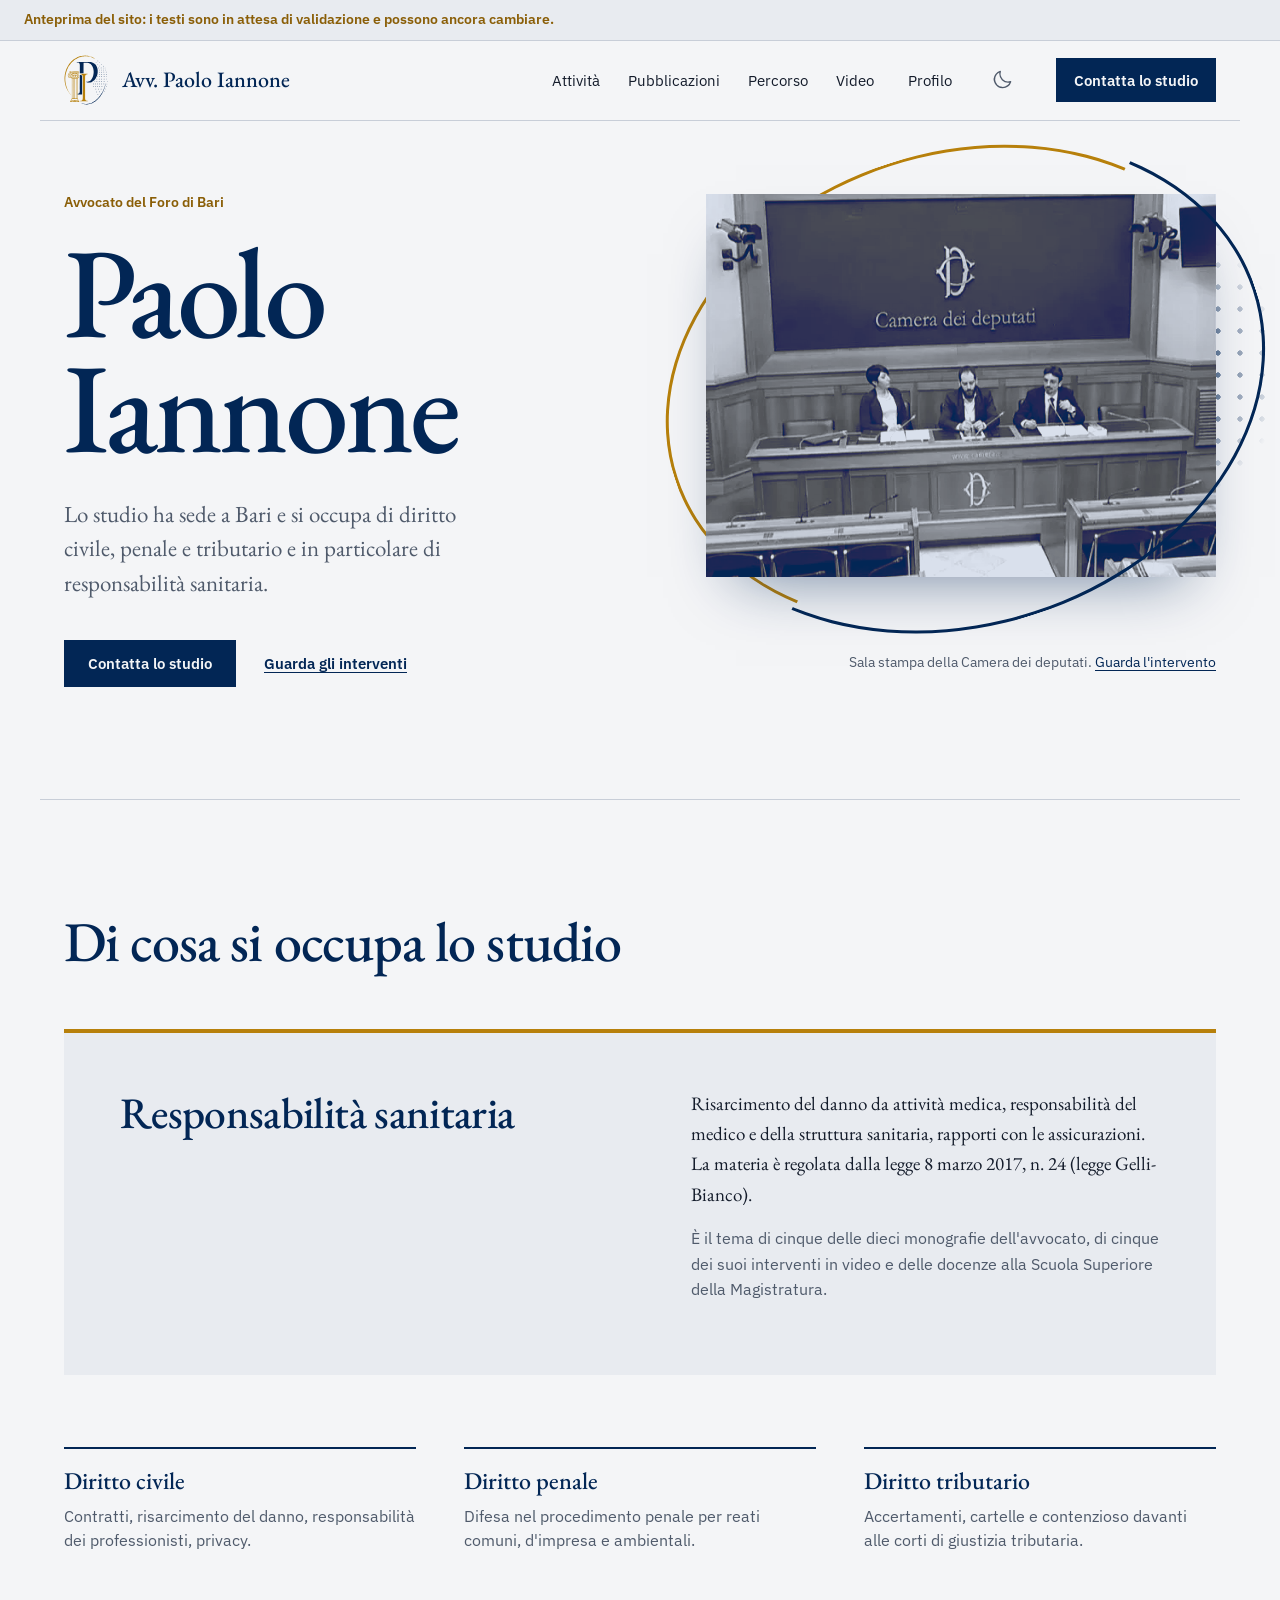
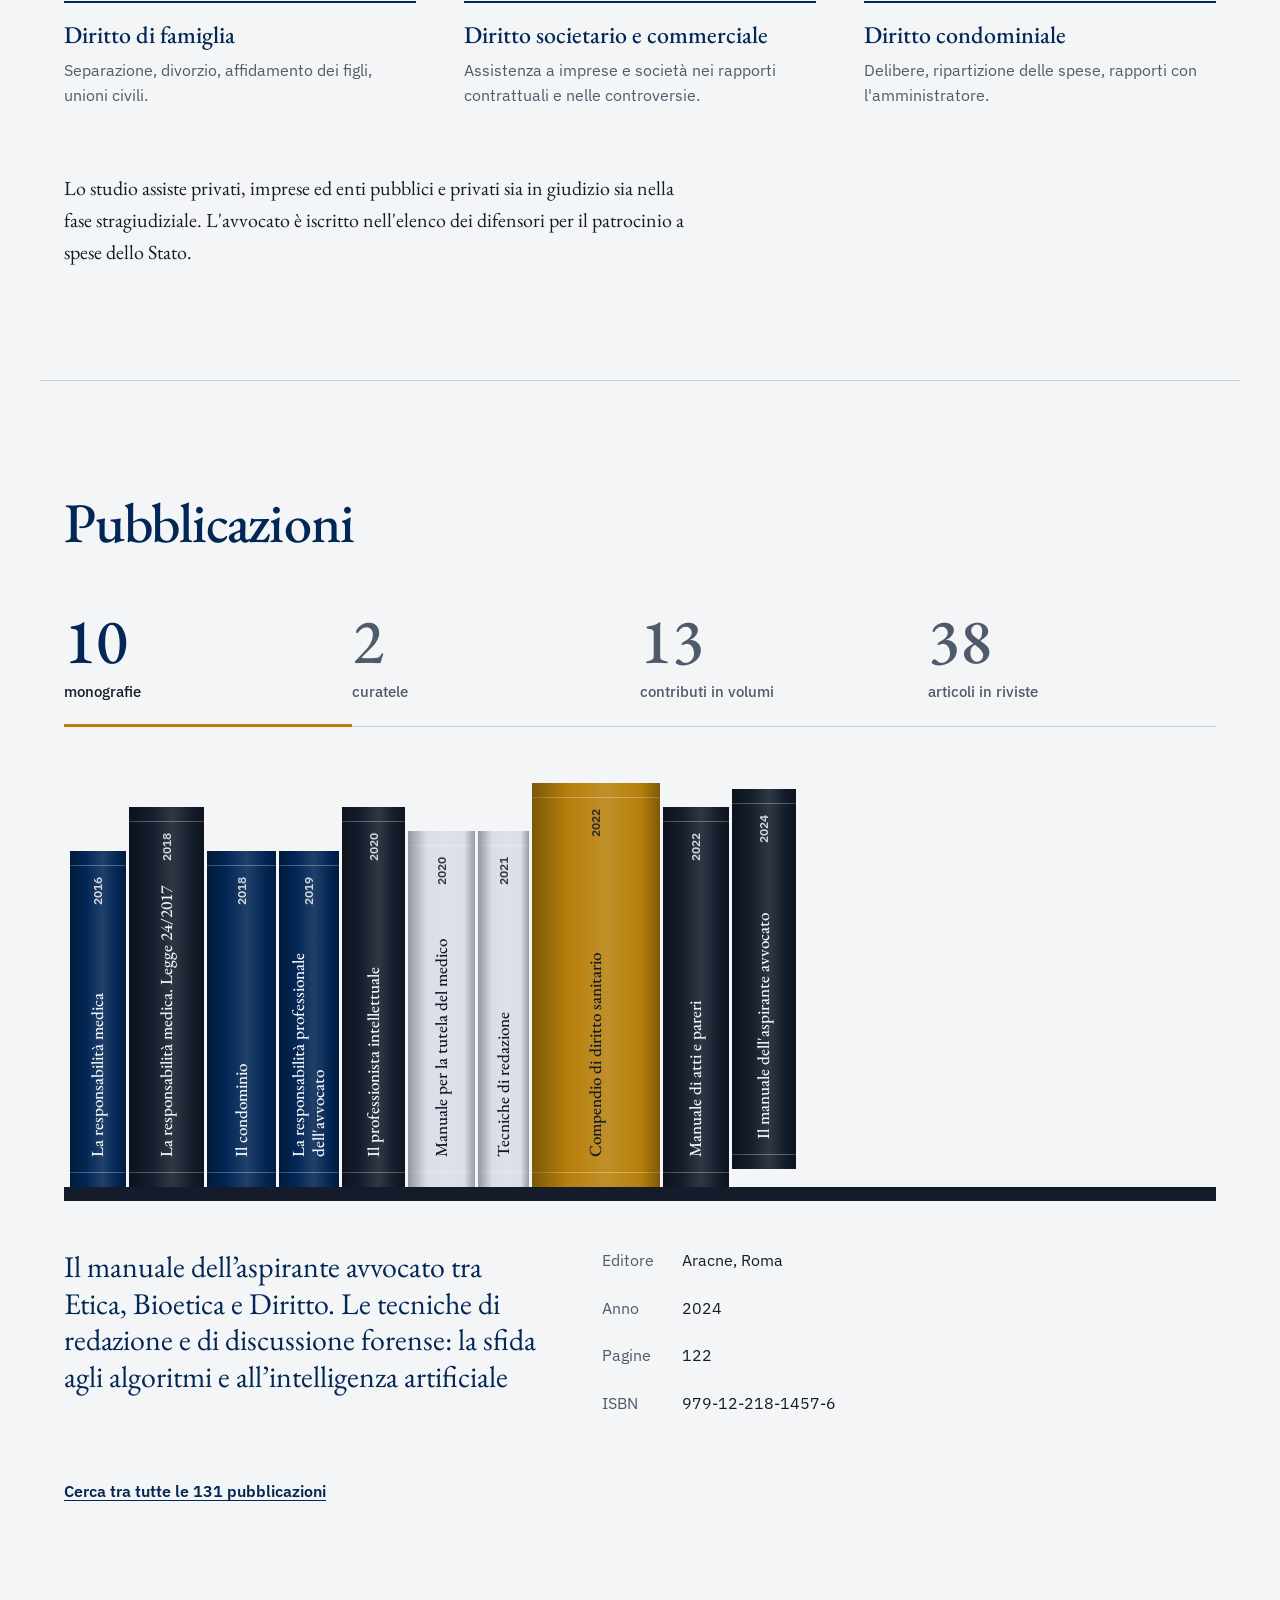
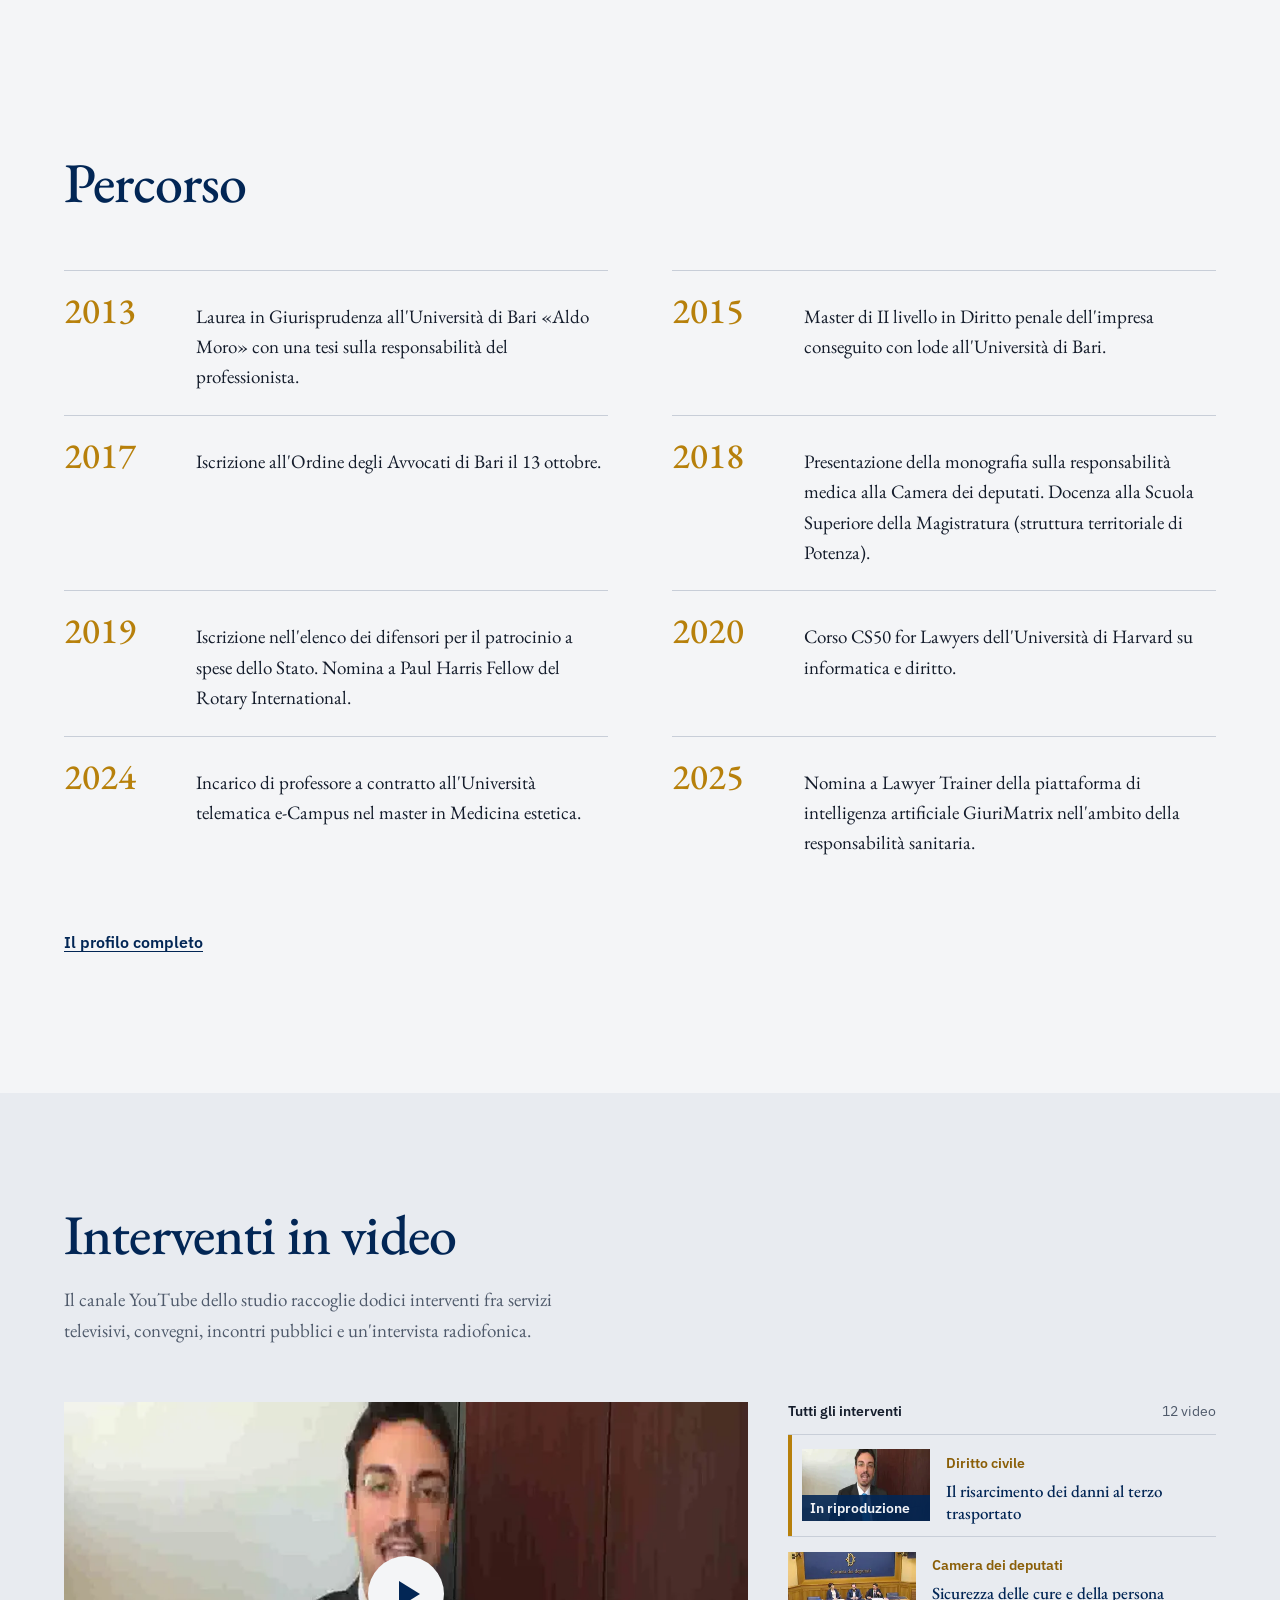
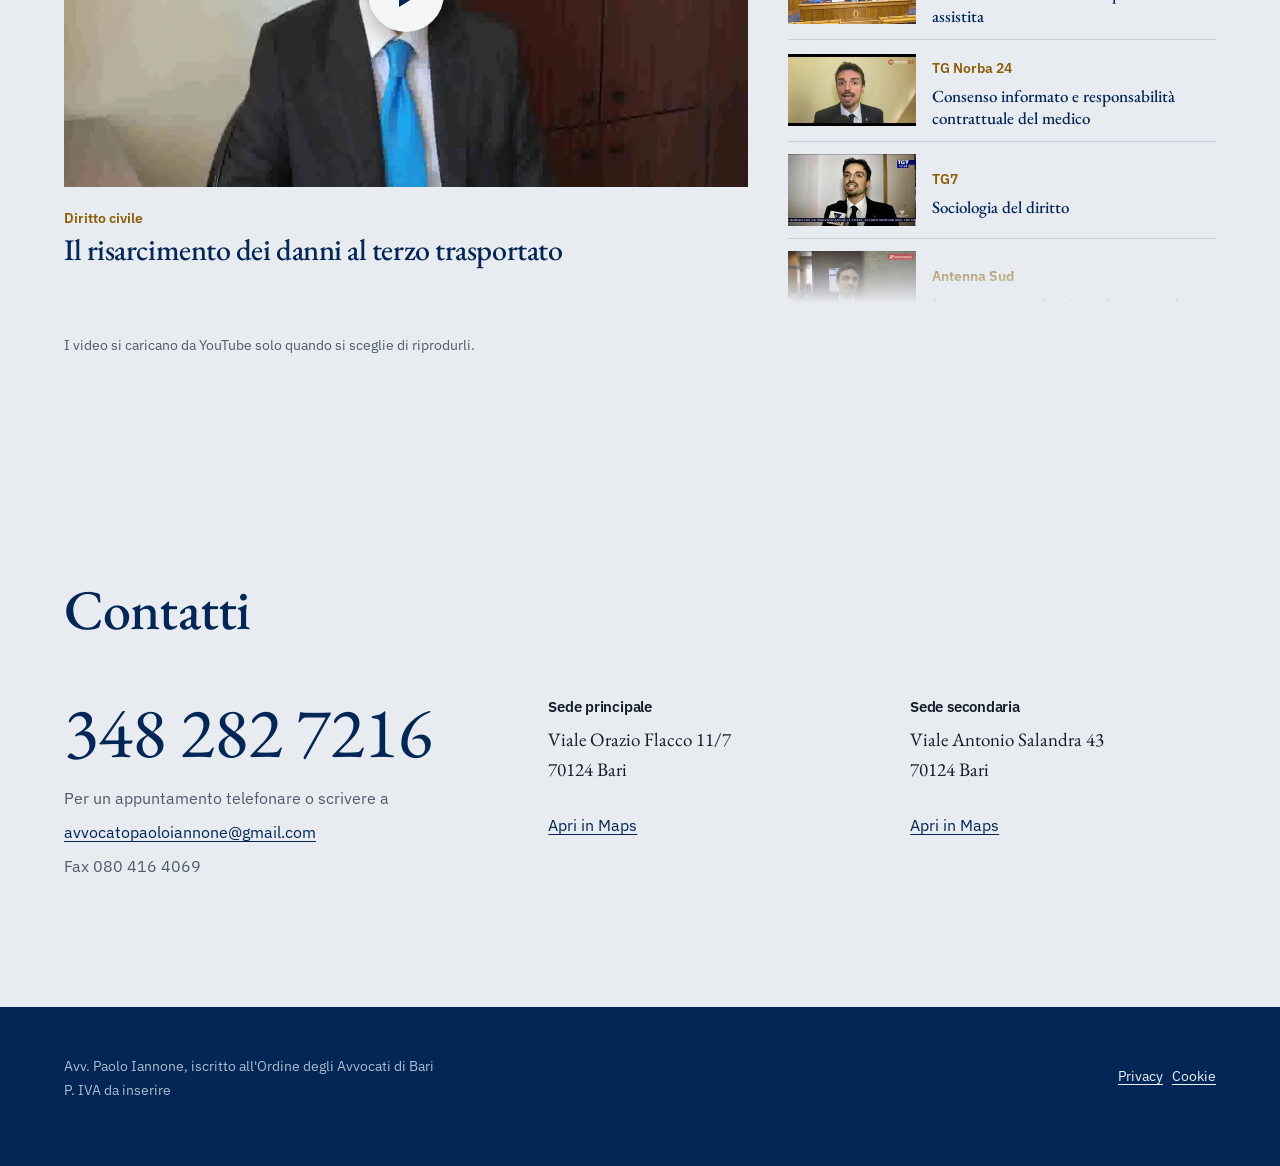
<file: index.html>
<!DOCTYPE html><html lang="it"><head><meta charset="utf-8"><meta name="viewport" content="width=device-width, initial-scale=1"><script>
    // Tema deciso prima del primo disegno, così la pagina non lampeggia: scelta salvata, altrimenti sistema.
    // Senza JavaScript vale il chiaro (i suoi token stanno anche su :root) e l'icona del tema non si mostra.
    let temaSalvato; try { temaSalvato = localStorage.getItem("tema"); } catch (e) {}
    document.documentElement.dataset.tema = temaSalvato || (matchMedia("(prefers-color-scheme: dark)").matches ? "scuro" : "chiaro");
  </script><title>Avv. Paolo Iannone, avvocato del Foro di Bari</title><meta name="description" content="Lo studio dell'Avv. Paolo Iannone, a Bari, si occupa di diritto civile, penale e tributario e in particolare di responsabilità sanitaria. Il sito raccoglie le pubblicazioni, gli interventi in video e i contatti."><meta name="robots" content="noindex, nofollow"><link rel="canonical" href="https://tqmcnc-lang.github.io/"><link rel="icon" href="/_astro/logo-iannone.C3vHtk0g.svg" type="image/svg+xml"><meta name="theme-color" content="#F4F5F7" media="(prefers-color-scheme: light)"><meta name="theme-color" content="#071530" media="(prefers-color-scheme: dark)"><meta property="og:type" content="website"><meta property="og:locale" content="it_IT"><meta property="og:title" content="Avv. Paolo Iannone, avvocato del Foro di Bari"><meta property="og:description" content="Lo studio dell'Avv. Paolo Iannone, a Bari, si occupa di diritto civile, penale e tributario e in particolare di responsabilità sanitaria. Il sito raccoglie le pubblicazioni, gli interventi in video e i contatti."><meta property="og:url" content="https://tqmcnc-lang.github.io/"><link rel="stylesheet" href="/_astro/Base.9s3mO07t.css"></head><body><a class="salta" href="#contenuto">Salta al contenuto</a><div class="anteprima"><p class="contenitore">Anteprima del sito: i testi sono in attesa di validazione e possono ancora cambiare.</p></div><header><div class="contenitore"><a class="marchio" href="/"><img class="logo-chiaro" src="/_astro/logo-iannone.C3vHtk0g.svg" alt="" width="509" height="577"><img class="logo-scuro" src="/_astro/logo-iannone-negativo.D569W6b_.svg" alt="" width="509" height="577">Avv. Paolo Iannone</a><div id="menu" popover><button class="chiudi-menu" type="button" popovertarget="menu" popovertargetaction="hide">Chiudi</button><nav aria-label="Principale"><a href="/#attivita">Attività</a><a href="/#libri">Pubblicazioni</a><a href="/#percorso">Percorso</a><a href="/#video">Video</a><a href="/profilo/">Profilo</a><a class="solo-pannello" href="/#contatti">Contatti</a></nav><div class="scelte"><button class="tema" type="button" aria-label="Passa al tema scuro" title="Passa al tema scuro" data-verso-scuro="Passa al tema scuro" data-verso-chiaro="Passa al tema chiaro"><svg class="luna" viewBox="0 0 256 256" fill="currentColor" aria-hidden="true" focusable="false"><path d="M233.54,142.23a8,8,0,0,0-8-2,88.08,88.08,0,0,1-109.8-109.8,8,8,0,0,0-10-10,104.84,104.84,0,0,0-52.91,37A104,104,0,0,0,136,224a103.09,103.09,0,0,0,62.52-20.88,104.84,104.84,0,0,0,37-52.91A8,8,0,0,0,233.54,142.23ZM188.9,190.34A88,88,0,0,1,65.66,67.11a89,89,0,0,1,31.4-26A106,106,0,0,0,96,56,104.11,104.11,0,0,0,200,160a106,106,0,0,0,14.92-1.06A89,89,0,0,1,188.9,190.34Z"></path></svg><svg class="sole" viewBox="0 0 256 256" fill="currentColor" aria-hidden="true" focusable="false"><path d="M120,40V16a8,8,0,0,1,16,0V40a8,8,0,0,1-16,0Zm72,88a64,64,0,1,1-64-64A64.07,64.07,0,0,1,192,128Zm-16,0a48,48,0,1,0-48,48A48.05,48.05,0,0,0,176,128ZM58.34,69.66A8,8,0,0,0,69.66,58.34l-16-16A8,8,0,0,0,42.34,53.66Zm0,116.68-16,16a8,8,0,0,0,11.32,11.32l16-16a8,8,0,0,0-11.32-11.32ZM192,72a8,8,0,0,0,5.66-2.34l16-16a8,8,0,0,0-11.32-11.32l-16,16A8,8,0,0,0,192,72Zm5.66,114.34a8,8,0,0,0-11.32,11.32l16,16a8,8,0,0,0,11.32-11.32ZM48,128a8,8,0,0,0-8-8H16a8,8,0,0,0,0,16H40A8,8,0,0,0,48,128Zm80,80a8,8,0,0,0-8,8v24a8,8,0,0,0,16,0V216A8,8,0,0,0,128,208Zm112-88H216a8,8,0,0,0,0,16h24a8,8,0,0,0,0-16Z"></path></svg></button></div></div><a class="pulsante" href="/#contatti">Contatta lo studio</a><button class="apri-menu" type="button" popovertarget="menu">Menu</button></div></header><script type="module">var e=document.documentElement,t=document.querySelector(`.tema`),n=()=>{let n=e.dataset.tema===`scuro`?t.dataset.versoChiaro:t.dataset.versoScuro;t.setAttribute(`aria-label`,n),t.title=n};t.addEventListener(`click`,()=>{e.dataset.tema=e.dataset.tema===`scuro`?`chiaro`:`scuro`;try{localStorage.setItem(`tema`,e.dataset.tema)}catch{}n()}),n();var r=document.getElementById(`lingue`),i=document.querySelector(`.lingua`);r&&i&&(r.addEventListener(`beforetoggle`,t=>{if(t.newState!==`open`)return;let n=i.getBoundingClientRect();r.style.top=n.bottom+4+`px`,r.style.left=Math.max(16,Math.min(n.left,e.clientWidth-196))+`px`}),addEventListener(`scroll`,()=>r.hidePopover(),{capture:!0,passive:!0}));var a=document.getElementById(`menu`);a.querySelectorAll(`nav a`).forEach(e=>e.addEventListener(`click`,()=>{a.matches(`:popover-open`)&&a.hidePopover()}));</script><main id="contenuto" tabindex="-1"><div class="testata"><div class="contenitore"><div><p class="etichetta">Avvocato del Foro di Bari</p><h1>Paolo<br>Iannone</h1><p class="sottotitolo">Lo studio ha sede a Bari e si occupa di diritto civile, penale e tributario e in particolare di responsabilità sanitaria.</p><div class="azioni"><a class="pulsante" href="#contatti">Contatta lo studio</a><a href="#video">Guarda gli interventi</a></div></div><figure class="ritratto"><div class="cornice"><span class="retino" aria-hidden="true"></span><div class="foto"><img src="/_astro/IcpIqHB3GLk.B3u9T7m4_Z9BsnE.webp" srcset="/_astro/IcpIqHB3GLk.B3u9T7m4_v6tJt.webp 480w, /_astro/IcpIqHB3GLk.B3u9T7m4_Z9BsnE.webp 640w" alt="Tavolo dei relatori nella sala stampa della Camera dei deputati" sizes="(max-width: 960px) 86vw, 540px" loading="eager" fetchpriority="high" decoding="async" width="640" height="480"></div></div><figcaption>Sala stampa della Camera dei deputati. <a href="#video">Guarda l&#39;intervento</a></figcaption></figure></div></div><section class="blocco attivita" id="attivita"><div class="contenitore"><h2>Di cosa si occupa lo studio</h2><div class="in-evidenza"><h3>Responsabilità sanitaria</h3><div><p>Risarcimento del danno da attività medica, responsabilità del medico e della struttura sanitaria, rapporti con le assicurazioni. La materia è regolata dalla legge 8 marzo 2017, n. 24 (legge Gelli-Bianco).</p><p class="nota">È il tema di cinque delle dieci monografie dell&#39;avvocato, di cinque dei suoi interventi in video e delle docenze alla Scuola Superiore della Magistratura.</p></div></div><dl class="aree"><div><dt>Diritto civile</dt><dd>Contratti, risarcimento del danno, responsabilità dei professionisti, privacy.</dd></div><div><dt>Diritto penale</dt><dd>Difesa nel procedimento penale per reati comuni, d&#39;impresa e ambientali.</dd></div><div><dt>Diritto tributario</dt><dd>Accertamenti, cartelle e contenzioso davanti alle corti di giustizia tributaria.</dd></div><div><dt>Diritto di famiglia</dt><dd>Separazione, divorzio, affidamento dei figli, unioni civili.</dd></div><div><dt>Diritto societario e commerciale</dt><dd>Assistenza a imprese e società nei rapporti contrattuali e nelle controversie.</dd></div><div><dt>Diritto condominiale</dt><dd>Delibere, ripartizione delle spese, rapporti con l&#39;amministratore.</dd></div></dl><p class="destinatari">Lo studio assiste privati, imprese ed enti pubblici e privati sia in giudizio sia nella fase stragiudiziale. L&#39;avvocato è iscritto nell&#39;elenco dei difensori per il patrocinio a spese dello Stato.</p></div></section><section class="blocco libri" id="libri"><div class="contenitore"><h2>Pubblicazioni</h2><div class="contatori" role="tablist" aria-label="Tipi di pubblicazione"><button class="scheda-tipo" type="button" role="tab" id="tab-1" aria-selected="true" aria-controls="pannello-1"><span class="numero">10</span><span class="nome">monografie</span></button><button class="scheda-tipo" type="button" role="tab" id="tab-2" aria-selected="false" aria-controls="pannello-2" tabindex="-1"><span class="numero">2</span><span class="nome">curatele</span></button><button class="scheda-tipo" type="button" role="tab" id="tab-3" aria-selected="false" aria-controls="pannello-3" tabindex="-1"><span class="numero">13</span><span class="nome">contributi in volumi</span></button><button class="scheda-tipo" type="button" role="tab" id="tab-4" aria-selected="false" aria-controls="pannello-4" tabindex="-1"><span class="numero">38</span><span class="nome">articoli in riviste</span></button></div><div role="tabpanel" id="pannello-1" aria-labelledby="tab-1"><div class="scaffale" role="group" aria-label="Monografie: scegli un libro per vederne la scheda"><button class="dorso ed-cacucci" type="button" style="width:56px;height:336px" aria-pressed="false" data-titolo="La responsabilità medica, tra orientamenti precedenti e nuove prospettive" data-editore="Cacucci, Bari" data-anno="2016" data-pagine="80" data-isbn="978-88-6611-519-9"><span>La responsabilità medica</span><span class="anno">2016</span></button><button class="dorso ed-aracne" type="button" style="width:75px;height:380px" aria-pressed="false" data-titolo="La responsabilità medica. Le novità della legge 24/2017" data-editore="Aracne, Roma" data-anno="2018" data-pagine="176" data-isbn="978-88-255-1106-2"><span>La responsabilità medica. Legge 24/2017</span><span class="anno">2018</span></button><button class="dorso ed-cacucci" type="button" style="width:69px;height:336px" aria-pressed="false" data-titolo="Il condominio, disciplina e contenzioso dopo la legge 220/2012" data-editore="Cacucci, Bari" data-anno="2018" data-pagine="146" data-isbn="978-88-6611-725-4"><span>Il condominio</span><span class="anno">2018</span></button><button class="dorso ed-cacucci" type="button" style="width:60px;height:336px" aria-pressed="false" data-titolo="La responsabilità professionale dell'avvocato, i rapporti con i colleghi, i clienti e le controparti" data-editore="Cacucci, Bari" data-anno="2019" data-pagine="100" data-isbn="978-88-6611-773-5"><span>La responsabilità professionale dell&#39;avvocato</span><span class="anno">2019</span></button><button class="dorso ed-aracne" type="button" style="width:63px;height:380px" aria-pressed="false" data-titolo="Il professionista intellettuale. La responsabilità dell'avvocato, del medico e del notaio" data-editore="Aracne, Roma" data-anno="2020" data-pagine="116" data-isbn="978-88-255-3068-1"><span>Il professionista intellettuale</span><span class="anno">2020</span></button><button class="dorso ed-aims" type="button" style="width:67px;height:356px" aria-pressed="false" data-titolo="Manuale pratico per la tutela del medico dopo la riforma Gelli-Bianco" data-editore="Accademia Italiana Medici Specializzandi, Bari" data-anno="2020" data-pagine="136" data-isbn="978-88-3341-068-5"><span>Manuale per la tutela del medico</span><span class="anno">2020</span></button><button class="dorso ed-aims" type="button" style="width:51px;height:356px" aria-pressed="false" data-titolo="Manuale pratico di tecniche di redazione degli scritti giuridici" data-editore="AIMS Eventi, Bari" data-anno="2021" data-pagine="56" data-isbn="978-88-3341-109-5"><span>Tecniche di redazione</span><span class="anno">2021</span></button><button class="dorso ed-csda" type="button" style="width:128px;height:404px" aria-pressed="false" data-titolo="Compendio di diritto sanitario, normativa, prassi e contenzioso" data-editore="Centro Studi Diritto Avanzato Edizioni, Milano" data-anno="2022" data-pagine="442" data-isbn="979-12-2133-297-1"><span>Compendio di diritto sanitario</span><span class="anno">2022</span></button><button class="dorso ed-aracne" type="button" style="width:66px;height:380px" aria-pressed="false" data-titolo="Manuale di atti e pareri per la preparazione all'esame di avvocato" data-editore="Aracne, Roma" data-anno="2022" data-pagine="132" data-isbn="979-12-218-0290-0"><span>Manuale di atti e pareri</span><span class="anno">2022</span></button><button class="dorso ed-aracne" type="button" style="width:64px;height:380px" aria-pressed="true" data-titolo="Il manuale dell’aspirante avvocato tra Etica, Bioetica e Diritto. Le tecniche di redazione e di discussione forense: la sfida agli algoritmi e all’intelligenza artificiale" data-editore="Aracne, Roma" data-anno="2024" data-pagine="122" data-isbn="979-12-218-1457-6"><span>Il manuale dell&#39;aspirante avvocato</span><span class="anno">2024</span></button></div><div class="mensola" aria-hidden="true"></div><div class="scheda" aria-live="polite"><p class="titolo" data-campo="titolo">Il manuale dell’aspirante avvocato tra Etica, Bioetica e Diritto. Le tecniche di redazione e di discussione forense: la sfida agli algoritmi e all’intelligenza artificiale</p><dl><dt>Editore</dt><dd data-campo="editore">Aracne, Roma</dd><dt>Anno</dt><dd data-campo="anno">2024</dd><dt>Pagine</dt><dd data-campo="pagine">122</dd><dt>ISBN</dt><dd data-campo="isbn">979-12-218-1457-6</dd></dl></div></div><div role="tabpanel" id="pannello-2" aria-labelledby="tab-2" hidden><ol class="elenco-pub corto"><li><span class="anno-pub">2021</span><span><span class="titolo-pub">Il whistleblowing nel mercato del lavoro. Le criticità nel settore sanitario al tempo del Coronavirus</span><span class="fonte-pub">a cura di R. Varricchio e P. Iannone</span></span></li><li><span class="anno-pub">2018</span><span><span class="titolo-pub">La politica senza diritto</span><span class="fonte-pub">a cura di R. Varricchio e P. Iannone</span></span></li></ol></div><div role="tabpanel" id="pannello-3" aria-labelledby="tab-3" hidden><ol class="elenco-pub"><li><span class="anno-pub">2023</span><span><span class="titolo-pub">L&#39;obbligazione e Le Fonti</span><span class="fonte-pub">in <i>Le obbligazioni, I Edizione</i></span></span></li><li><span class="anno-pub">2022</span><span><span class="titolo-pub">Vaccini anti-CoVid-19: aspetti giurisprudenziali</span><span class="fonte-pub">in <i>Manuale Campagna vaccinale anti-CoVid-19: dalla teoria alla pratica</i></span></span></li><li><span class="anno-pub">2022</span><span><span class="titolo-pub">CoVid-19: aspetti giuridici</span><span class="fonte-pub">in <i>Manuale sul CoVid-19</i></span></span></li><li><span class="anno-pub">2022</span><span><span class="titolo-pub">Focus</span><span class="fonte-pub">in <i>Manuale di medicina legale (terza edizione)</i></span></span></li><li><span class="anno-pub">2022</span><span><span class="titolo-pub">L&#39;azione diretta nei confronti dell&#39;impresa di assicurazione, della struttura sanitaria e del libero professionista</span><span class="fonte-pub">in <i>La responsabilità sanitaria. L&#39;evoluzione storica e l&#39;attuale normativa. La responsabilità penale, civile, amministrativa e contabile. Il danno. Gli aspetti procedimentali e deontologici, II Edizione</i></span></span></li><li><span class="anno-pub">2021</span><span><span class="titolo-pub">Vaccini anti-CoVid-19: aspetti giurisprudenziali</span><span class="fonte-pub">in <i>Manuale Campagna vaccinale anti-CoVid-19: dalla teoria alla pratica</i></span></span></li><li><span class="anno-pub">2020</span><span><span class="titolo-pub">Focus</span><span class="fonte-pub">in <i>Manuale di medicina legale (seconda edizione)</i></span></span></li><li><span class="anno-pub">2020</span><span><span class="titolo-pub">CoVid-19: aspetti giuridici</span><span class="fonte-pub">in <i>Manuale sul CoVid-19</i></span></span></li><li><span class="anno-pub">2018</span><span><span class="titolo-pub">La responsabilità da omessa diagnosi e danni al nascituro dopo la riforma Gelli-Bianco</span><span class="fonte-pub">in <i>Esame avvocato 2/2018. Speciale esame scritto: Pareri, Elaborati corretti in Corte d’Appello, Articoli, Tecniche di redazione, Atti, Massimario delle Sezioni Unite</i></span></span></li><li><span class="anno-pub">2018</span><span><span class="titolo-pub">L&#39;azione diretta nei confronti dell&#39;impresa di assicurazione, della struttura sanitaria e del libero professionista</span><span class="fonte-pub">in <i>La responsabilità sanitaria. L&#39;evoluzione storica e l&#39;attuale normativa. La responsabilità penale, civile, amministrativa e le azioni di rivalsa. Il danno. Gli aspetti procedimentali e deontologici</i></span></span></li><li><span class="anno-pub">2016</span><span><span class="titolo-pub">Uguaglianza e decisione: i diritti di tutti, Diritto e politica verso una nuova era, Il fenomeno della globalizzazione e l&#39;influenza sulle decisioni, Innalzare steccati?</span><span class="fonte-pub">in <i>Politica e diritto</i></span></span></li><li><span class="anno-pub">2015</span><span><span class="titolo-pub">L’illecito ambientale</span><span class="fonte-pub">in <i>Governance del territorio e tutela dell’ambiente: sociologia del fenomeno burocratico</i></span></span></li><li><span class="anno-pub">2015</span><span><span class="titolo-pub">Responsabilità dell’avvocato nei confronti del cliente</span><span class="fonte-pub">in <i>Nuovi casi di diritto privato</i></span></span></li></ol></div><div role="tabpanel" id="pannello-4" aria-labelledby="tab-4" hidden><ol class="elenco-pub"><li><span class="anno-pub">2026</span><span><span class="titolo-pub">L&#39;intelligenza artificiale in ambito medico: la nascita di un tertium genus di responsabilità professionale</span><span class="fonte-pub">in «Alcmaeon»</span></span></li><li><span class="anno-pub">2025</span><span><span class="titolo-pub">Responsabilità sanitaria e intelligenza artificiale: cause ed effetti giuridici</span><span class="fonte-pub">in «Alcmaeon»</span></span></li><li><span class="anno-pub">2023</span><span><span class="titolo-pub">L&#39;assistenza sanitaria del paziente in struttura: organizzazione, tutela della salute e responsabilità</span><span class="fonte-pub">in «Alcmaeon»</span></span></li><li><span class="anno-pub">2023</span><span><span class="titolo-pub">La responsabilità delle strutture sanitarie tra clinical risk management e qualità dell&#39;assistenza sanitaria: la tutela del diritto alla salute dopo il Coronavirus</span><span class="fonte-pub">in «Alcmaeon»</span></span></li><li><span class="anno-pub">2023</span><span><span class="titolo-pub">La responsabilità sanitaria multidisciplinare dopo la riforma c.d. Gelli-Bianco</span><span class="fonte-pub">in «Alcmaeon»</span></span></li><li><span class="anno-pub">2023</span><span><span class="titolo-pub">Dottrina. I medicinali e i vaccini tra responsabilità sanitaria e sicurezza delle cure</span><span class="fonte-pub">in «Alcmaeon»</span></span></li><li><span class="anno-pub">2022</span><span><span class="titolo-pub">Vaccino anti-CoVid-19, consenso informato, trattamento sanitario obbligatorio, obbligo vaccinale e la sua validità costituzionale: la dottrina si interroga</span><span class="fonte-pub">in «Alcmaeon»</span></span></li><li><span class="anno-pub">2022</span><span><span class="titolo-pub">L&#39;interpretazione della legge con modelli matematici e riflessioni giuridiche a margine del riparto dell&#39;onere della prova: il rispetto delle leges artis evita la responsabilità da malpractice medica</span><span class="fonte-pub">in «Alcmaeon»</span></span></li><li><span class="anno-pub">2022</span><span><span class="titolo-pub">Parto anonimo e diritto a conoscere le proprie origini nel dialogo tra le Corti interne e sovranazionali</span><span class="fonte-pub">in «Diritto di famiglia e della pedagogia delle persone»</span></span></li><li><span class="anno-pub">2022</span><span><span class="titolo-pub">La responsabilità sanitaria nel sistema italo-comunitario: la validità del metodo di interpretazione della legge con modelli matematici nel dialogo tra le Corti interne e sovranazionali</span><span class="fonte-pub">in «Alcmaeon»</span></span></li><li><span class="anno-pub">2022</span><span><span class="titolo-pub">Medicina, diritto e responsabilità: l&#39;osservanza della regola cautelare e il prospettato scudo penale</span><span class="fonte-pub">in «Alcmaeon»</span></span></li><li><span class="anno-pub">2021</span><span><span class="titolo-pub">La responsabilità dell&#39;infermiere e gli adempimenti dell&#39;esercente la professione sanitaria</span><span class="fonte-pub">in «Alcmaeon»</span></span></li><li><span class="anno-pub">2021</span><span><span class="titolo-pub">La responsabilità sanitaria nell&#39;evoluzione normativa e giurisprudenziale: cosa succederà dopo il Coronavirus?</span><span class="fonte-pub">in «Alcmaeon»</span></span></li><li><span class="anno-pub">2021</span><span><span class="titolo-pub">Funzioni e rilevanza probatoria della consulenza tecnica nel processo, tra doveri e responsabilità del medico legale</span><span class="fonte-pub">in «Alcmaeon»</span></span></li><li><span class="anno-pub">2021</span><span><span class="titolo-pub">I doveri e le responsabilità del medico specializzando. Riflessioni sulla responsabilità sanitaria al tempo del Coronavirus</span><span class="fonte-pub">in «Alcmaeon»</span></span></li><li><span class="anno-pub">2020</span><span><span class="titolo-pub">L&#39;autoderminazione del paziente e il diritto a concludere con dignità la propria vita, tra novità e prospettive, al tempo del Coronavirus: il diritto senza diritti</span><span class="fonte-pub">in «Alcmaeon»</span></span></li><li><span class="anno-pub">2020</span><span><span class="titolo-pub">Colpa medica e regola cautelare: novità e prospettive dopo la riforma “Gelli-Biancoˮ</span><span class="fonte-pub">in «Alcmaeon»</span></span></li><li><span class="anno-pub">2020</span><span><span class="titolo-pub">Il ritorno alla tipicità delle fonti e tutte le possibili vie di fuga dalla responsabilità extracontrattuale disegnata dalla riforma Gelli-Bianco</span><span class="fonte-pub">in «Alcmaeon»</span></span></li><li><span class="anno-pub">2020</span><span><span class="titolo-pub">La scuola ai tempi del Coronavirus, verso maggiori responsabilità di docenti e dirigenti scolastici</span><span class="fonte-pub">in «La Nuova Procedura Civile»</span></span></li><li><span class="anno-pub">2020</span><span><span class="titolo-pub">Il diritto scolastico italiano tra doveri e responsabilità di docenti e dirigenti scolastici ai tempi del CoVid-19</span><span class="fonte-pub">in «FiloDiritto»</span></span></li><li><span class="anno-pub">2020</span><span><span class="titolo-pub">Nuovi casi di malpractice medica. I doveri del medico di continuità assistenziale e specializzando</span><span class="fonte-pub">in «FiloDiritto»</span></span></li><li><span class="anno-pub">2020</span><span><span class="titolo-pub">Le attribuzioni patrimoniali tra ex coniugi e tra ex conviventi</span><span class="fonte-pub">in «La Nuova Procedura Civile»</span></span></li><li><span class="anno-pub">2020</span><span><span class="titolo-pub">I medici al tempo del Coronavirus e le nuove frontiere della responsabilità sanitaria: i danni punitivi nell’ordinamento italiano</span><span class="fonte-pub">in «La Nuova Procedura Civile»</span></span></li><li><span class="anno-pub">2020</span><span><span class="titolo-pub">La responsabilità sanitaria ai tempi del Coronavirus: medicina, diritto e responsabilità</span><span class="fonte-pub">in «La Nuova Procedura Civile»</span></span></li><li><span class="anno-pub">2020</span><span><span class="titolo-pub">L’azione diretta nei confronti dell’impresa di assicurazione, della struttura sanitaria e del medico: novità e conseguenze della riforma Gelli-Bianco</span><span class="fonte-pub">in «Alcmaeon»</span></span></li><li><span class="anno-pub">2019</span><span><span class="titolo-pub">Wrongful life: tra diritto e non diritto a nascere sano</span><span class="fonte-pub">in «Alcmaeon»</span></span></li><li><span class="anno-pub">2018</span><span><span class="titolo-pub">Parto anonimo: il diritto a conoscere le proprie origini</span><span class="fonte-pub">in «Rivista del diritto di famiglia e delle successioni»</span></span></li><li><span class="anno-pub">2018</span><span><span class="titolo-pub">La riforma Gelli-Bianco e le vie di fuga dalla responsabilità extracontrattuale</span><span class="fonte-pub">in «FiloDiritto»</span></span></li><li><span class="anno-pub">2018</span><span><span class="titolo-pub">Possibili vie di fuga dalla responsabilità extracontrattuale. Riflessioni a margine della riforma Gelli-Bianco</span><span class="fonte-pub">in «Diritto &amp; Diritti»</span></span></li><li><span class="anno-pub">2018</span><span><span class="titolo-pub">La nuova responsabilità sanitaria: prime pronunce e applicazioni giurisprudenziali</span><span class="fonte-pub">in «FiloDiritto»</span></span></li><li><span class="anno-pub">2018</span><span><span class="titolo-pub">I diritti personali attribuiti dalla legge Cirinnà alle unioni civili</span><span class="fonte-pub">in «Rivista del diritto di famiglia e delle successioni»</span></span></li><li><span class="anno-pub">2018</span><span><span class="titolo-pub">La riforma Gelli-Bianco tra luci ed ombre: le Sezioni Unite fanno chiarezza</span><span class="fonte-pub">in «Diritto &amp; Diritti»</span></span></li><li><span class="anno-pub">2017</span><span><span class="titolo-pub">La consulenza tecnica preventiva ai fini della composizione della lite nella nuova responsabilità medica</span><span class="fonte-pub">in «FiloDiritto»</span></span></li><li><span class="anno-pub">2017</span><span><span class="titolo-pub">Riforma Gelli-Bianco: prime applicazioni e pronunce giurisprudenziali</span><span class="fonte-pub">in «Altalex»</span></span></li><li><span class="anno-pub">2017</span><span><span class="titolo-pub">La nuova responsabilità sanitaria dopo la riforma Gelli-Bianco</span><span class="fonte-pub">in «Diritto &amp; Diritti»</span></span></li><li><span class="anno-pub">2017</span><span><span class="titolo-pub">La responsabilità medica, le novità della riforma Gelli-Bianco (legge 24/2017)</span><span class="fonte-pub">in «FiloDiritto»</span></span></li><li><span class="anno-pub">2016</span><span><span class="titolo-pub">Diritto dei mezzi di comunicazione</span><span class="fonte-pub">in «Diritto &amp; Diritti»</span></span></li><li><span class="anno-pub">2015</span><span><span class="titolo-pub">La responsabilità del professionista nei confronti del cliente</span><span class="fonte-pub">in «Diritto &amp; Diritti»</span></span></li></ol></div><p class="link"><a href="/pubblicazioni/">Cerca tra tutte le 131 pubblicazioni</a></p></div></section><script type="module" src="/_astro/Libri.astro_astro_type_script_index_0_lang.7xQXe2Il.js"></script><section class="blocco percorso" id="percorso"><div class="contenitore"><h2>Percorso</h2><ol><li><span class="anno">2013</span><span>Laurea in Giurisprudenza all&#39;Università di Bari «Aldo Moro» con una tesi sulla responsabilità del professionista.</span></li><li><span class="anno">2015</span><span>Master di II livello in Diritto penale dell&#39;impresa conseguito con lode all&#39;Università di Bari.</span></li><li><span class="anno">2017</span><span>Iscrizione all&#39;Ordine degli Avvocati di Bari il 13 ottobre.</span></li><li><span class="anno">2018</span><span>Presentazione della monografia sulla responsabilità medica alla Camera dei deputati. Docenza alla Scuola Superiore della Magistratura (struttura territoriale di Potenza).</span></li><li><span class="anno">2019</span><span>Iscrizione nell&#39;elenco dei difensori per il patrocinio a spese dello Stato. Nomina a Paul Harris Fellow del Rotary International.</span></li><li><span class="anno">2020</span><span>Corso CS50 for Lawyers dell&#39;Università di Harvard su informatica e diritto.</span></li><li><span class="anno">2024</span><span>Incarico di professore a contratto all&#39;Università telematica e-Campus nel master in Medicina estetica.</span></li><li><span class="anno">2025</span><span>Nomina a Lawyer Trainer della piattaforma di intelligenza artificiale GiuriMatrix nell&#39;ambito della responsabilità sanitaria.</span></li></ol><p class="link"><a href="/profilo/">Il profilo completo</a></p></div></section><section class="video" id="video" aria-labelledby="titolo-video"><div class="contenitore"><h2 id="titolo-video">Interventi in video</h2><p class="intro">Il canale YouTube dello studio raccoglie dodici interventi fra servizi televisivi, convegni, incontri pubblici e un&#39;intervista radiofonica.</p><div class="regia"><div class="schermo"><button class="lettore" id="lettore" type="button" data-video="d_KpmivqFDo" data-riproduci="Riproduci: " aria-label="Riproduci: Il risarcimento dei danni al terzo trasportato"><img src="/_astro/d_KpmivqFDo.DKjGFp5z_Z1ftoIn.webp" srcset="/_astro/d_KpmivqFDo.DKjGFp5z_ZmDgys.webp 480w, /_astro/d_KpmivqFDo.DKjGFp5z_Z16i8vn.webp 800w, /_astro/d_KpmivqFDo.DKjGFp5z_Z1ftoIn.webp 1280w" alt sizes="(max-width: 960px) 92vw, 680px" loading="lazy" decoding="async" width="1280" height="720"><span class="play"></span></button><p class="etichetta" id="lettore-fonte">Diritto civile</p><h3 id="lettore-titolo">Il risarcimento dei danni al terzo trasportato</h3></div><div><p class="playlist-testa">Tutti gli interventi <span>12 video</span></p><ol class="playlist" id="playlist" aria-label="Elenco dei video: scegli un intervento da riprodurre" style="--in-riproduzione: &quot;In riproduzione&quot;"><li><button class="voce" type="button" data-video="d_KpmivqFDo" data-fonte="Diritto civile" data-titolo="Il risarcimento dei danni al terzo trasportato" aria-current="true"><span class="miniatura"><img src="/_astro/d_KpmivqFDo.DKjGFp5z_Z1ftoIn.webp" srcset="/_astro/d_KpmivqFDo.DKjGFp5z_Z1Y73xe.webp 256w, /_astro/d_KpmivqFDo.DKjGFp5z_ZmDgys.webp 480w" alt sizes="(max-width: 960px) 72vw, 128px" loading="lazy" decoding="async" width="1280" height="720"></span><span><span class="etichetta">Diritto civile</span><span class="titolo-voce">Il risarcimento dei danni al terzo trasportato</span></span></button></li><li><button class="voce" type="button" data-video="IcpIqHB3GLk" data-fonte="Camera dei deputati" data-titolo="Sicurezza delle cure e della persona assistita"><span class="miniatura"><img src="/_astro/IcpIqHB3GLk.B3u9T7m4_Z9BsnE.webp" srcset="/_astro/IcpIqHB3GLk.B3u9T7m4_29faCI.webp 256w, /_astro/IcpIqHB3GLk.B3u9T7m4_v6tJt.webp 480w" alt sizes="(max-width: 960px) 72vw, 128px" loading="lazy" decoding="async" width="640" height="480" class="bande"></span><span><span class="etichetta">Camera dei deputati</span><span class="titolo-voce">Sicurezza delle cure e della persona assistita</span></span></button></li><li><button class="voce" type="button" data-video="PcBGXe5kGDQ" data-fonte="TG Norba 24" data-titolo="Consenso informato e responsabilità contrattuale del medico"><span class="miniatura"><img src="/_astro/PcBGXe5kGDQ.CdBbZNAX_ZzP9kF.webp" srcset="/_astro/PcBGXe5kGDQ.CdBbZNAX_1I1tFH.webp 256w, /_astro/PcBGXe5kGDQ.CdBbZNAX_4RMMs.webp 480w" alt sizes="(max-width: 960px) 72vw, 128px" loading="lazy" decoding="async" width="640" height="480"></span><span><span class="etichetta">TG Norba 24</span><span class="titolo-voce">Consenso informato e responsabilità contrattuale del medico</span></span></button></li><li><button class="voce" type="button" data-video="Hae_LR2HrJM" data-fonte="TG7" data-titolo="Sociologia del diritto"><span class="miniatura"><img src="/_astro/Hae_LR2HrJM.Cw_20vFr_2rxVv2.webp" srcset="/_astro/Hae_LR2HrJM.Cw_20vFr_ZjLyhw.webp 256w, /_astro/Hae_LR2HrJM.Cw_20vFr_Z1WUfaL.webp 480w" alt sizes="(max-width: 960px) 72vw, 128px" loading="lazy" decoding="async" width="640" height="480"></span><span><span class="etichetta">TG7</span><span class="titolo-voce">Sociologia del diritto</span></span></button></li><li><button class="voce" type="button" data-video="UStYHahDlK0" data-fonte="Antenna Sud" data-titolo="Lo sport contro la criminalità minorile"><span class="miniatura"><img src="/_astro/UStYHahDlK0.6C4mjA0m_Z2ls5rB.webp" srcset="/_astro/UStYHahDlK0.6C4mjA0m_ZHjoym.webp 256w, /_astro/UStYHahDlK0.6C4mjA0m_Z2ls5rB.webp 480w" alt sizes="(max-width: 960px) 72vw, 128px" loading="lazy" decoding="async" width="480" height="360"></span><span><span class="etichetta">Antenna Sud</span><span class="titolo-voce">Lo sport contro la criminalità minorile</span></span></button></li><li><button class="voce" type="button" data-video="5pCa3kJMj_c" data-fonte="TRM" data-titolo="La nuova responsabilità medica in un incontro pubblico a Bitritto"><span class="miniatura"><img src="/_astro/5pCa3kJMj_c.v2oxHCoF_Z1lE3SV.webp" srcset="/_astro/5pCa3kJMj_c.v2oxHCoF_sLEJG.webp 256w, /_astro/5pCa3kJMj_c.v2oxHCoF_25frIs.webp 480w" alt sizes="(max-width: 960px) 72vw, 128px" loading="lazy" decoding="async" width="1280" height="720"></span><span><span class="etichetta">TRM</span><span class="titolo-voce">La nuova responsabilità medica in un incontro pubblico a Bitritto</span></span></button></li><li><button class="voce" type="button" data-video="qw3sOhU6cj4" data-fonte="TG Norba 24" data-titolo="La nuova responsabilità medica dopo la legge 8 marzo 2017, n. 24"><span class="miniatura"><img src="/_astro/qw3sOhU6cj4.BoaFulLa_1TiUmK.webp" srcset="/_astro/qw3sOhU6cj4.BoaFulLa_ZR1zpN.webp 256w, /_astro/qw3sOhU6cj4.BoaFulLa_Z2vagj3.webp 480w" alt sizes="(max-width: 960px) 72vw, 128px" loading="lazy" decoding="async" width="640" height="480"></span><span><span class="etichetta">TG Norba 24</span><span class="titolo-voce">La nuova responsabilità medica dopo la legge 8 marzo 2017, n. 24</span></span></button></li><li><button class="voce" type="button" data-video="flFioDbLBBU" data-fonte="Responsabilità sanitaria" data-titolo="Doveri e responsabilità del medico specializzando durante la pandemia"><span class="miniatura"><img src="/_astro/flFioDbLBBU.DZQCWoXU_UHDlO.webp" srcset="/_astro/flFioDbLBBU.DZQCWoXU_ZULB9C.webp 256w, /_astro/flFioDbLBBU.DZQCWoXU_FGaO9.webp 480w" alt sizes="(max-width: 960px) 72vw, 128px" loading="lazy" decoding="async" width="1280" height="720"></span><span><span class="etichetta">Responsabilità sanitaria</span><span class="titolo-voce">Doveri e responsabilità del medico specializzando durante la pandemia</span></span></button></li><li><button class="voce" type="button" data-video="pgoyDSVHHVE" data-fonte="Diritto penale" data-titolo="I delitti contro l'ambiente dopo la legge 22 maggio 2015, n. 68"><span class="miniatura"><img src="/_astro/pgoyDSVHHVE.BMscrCKv_MEpMa.webp" srcset="/_astro/pgoyDSVHHVE.BMscrCKv_2qN6Fp.webp 256w, /_astro/pgoyDSVHHVE.BMscrCKv_MEpMa.webp 480w" alt sizes="(max-width: 960px) 72vw, 128px" loading="lazy" decoding="async" width="480" height="360"></span><span><span class="etichetta">Diritto penale</span><span class="titolo-voce">I delitti contro l&#39;ambiente dopo la legge 22 maggio 2015, n. 68</span></span></button></li><li><button class="voce" type="button" data-video="offMCu_x-Is" data-fonte="Diritto condominiale" data-titolo="Condominio, ecobonus e sismabonus"><span class="miniatura"><img src="/_astro/offMCu_x-Is.DAsqTsW9_Z1WSJJ8.webp" srcset="/_astro/offMCu_x-Is.DAsqTsW9_kWShf.webp 256w, /_astro/offMCu_x-Is.DAsqTsW9_Z1iaMB0.webp 480w" alt sizes="(max-width: 960px) 72vw, 128px" loading="lazy" decoding="async" width="640" height="480"></span><span><span class="etichetta">Diritto condominiale</span><span class="titolo-voce">Condominio, ecobonus e sismabonus</span></span></button></li><li><button class="voce" type="button" data-video="vkSNOznmcm8" data-fonte="Diritto del lavoro" data-titolo="Lavoro digitale: opportunità e tutele per i giovani"><span class="miniatura"><img src="/_astro/vkSNOznmcm8.CYq8ZZW3_ZJXpSh.webp" srcset="/_astro/vkSNOznmcm8.CYq8ZZW3_Z3jPB.webp 256w, /_astro/vkSNOznmcm8.CYq8ZZW3_1Bps8a.webp 480w" alt sizes="(max-width: 960px) 72vw, 128px" loading="lazy" decoding="async" width="1280" height="720"></span><span><span class="etichetta">Diritto del lavoro</span><span class="titolo-voce">Lavoro digitale: opportunità e tutele per i giovani</span></span></button></li><li><button class="voce" type="button" data-video="Qyv5mis5ZhI" data-fonte="Radio Democede" data-titolo="L'intervista a Radio Democede"><span class="miniatura"><img src="/_astro/Qyv5mis5ZhI.BWLPbEzq_1rjHig.webp" srcset="/_astro/Qyv5mis5ZhI.BWLPbEzq_1HkQ8a.webp 256w, /_astro/Qyv5mis5ZhI.BWLPbEzq_Z1KnuH0.webp 480w" alt sizes="(max-width: 960px) 72vw, 128px" loading="lazy" decoding="async" width="1280" height="720"></span><span><span class="etichetta">Radio Democede</span><span class="titolo-voce">L&#39;intervista a Radio Democede</span></span></button></li></ol></div></div><small class="nota-video">I video si caricano da YouTube solo quando si sceglie di riprodurli.</small></div></section><script type="module" src="/_astro/Video.astro_astro_type_script_index_0_lang.DQogcvvQ.js"></script><section class="contatti" id="contatti"><div class="contenitore"><h2>Contatti</h2><div class="griglia"><div><a class="telefono" href="tel:+393482827216">348 282 7216</a><p class="piccolo">Per un appuntamento telefonare o scrivere a<br><a href="mailto:avvocatopaoloiannone@gmail.com">avvocatopaoloiannone@gmail.com</a><br>Fax 080 416 4069</p></div><div><h3>Sede principale</h3><address>Viale Orazio Flacco 11/7<br>70124 Bari</address><p class="piccolo"><a href="https://www.google.com/maps/search/?api=1&amp;query=Viale%20Orazio%20Flacco%2011%2F7%2070124%20Bari" target="_blank" rel="noopener">Apri in Maps<span class="nascosto"> (si apre in una nuova scheda)</span></a></p></div><div><h3>Sede secondaria</h3><address>Viale Antonio Salandra 43<br>70124 Bari</address><p class="piccolo"><a href="https://www.google.com/maps/search/?api=1&amp;query=Viale%20Antonio%20Salandra%2043%2070124%20Bari" target="_blank" rel="noopener">Apri in Maps<span class="nascosto"> (si apre in una nuova scheda)</span></a></p></div></div></div></section></main><footer><div class="contenitore"><span>Avv. Paolo Iannone, iscritto all&#39;Ordine degli Avvocati di Bari<br>P. IVA da inserire</span><span><a href="/privacy/">Privacy</a> &nbsp; <a href="/cookie/">Cookie</a></span></div></footer></body></html>
</file>
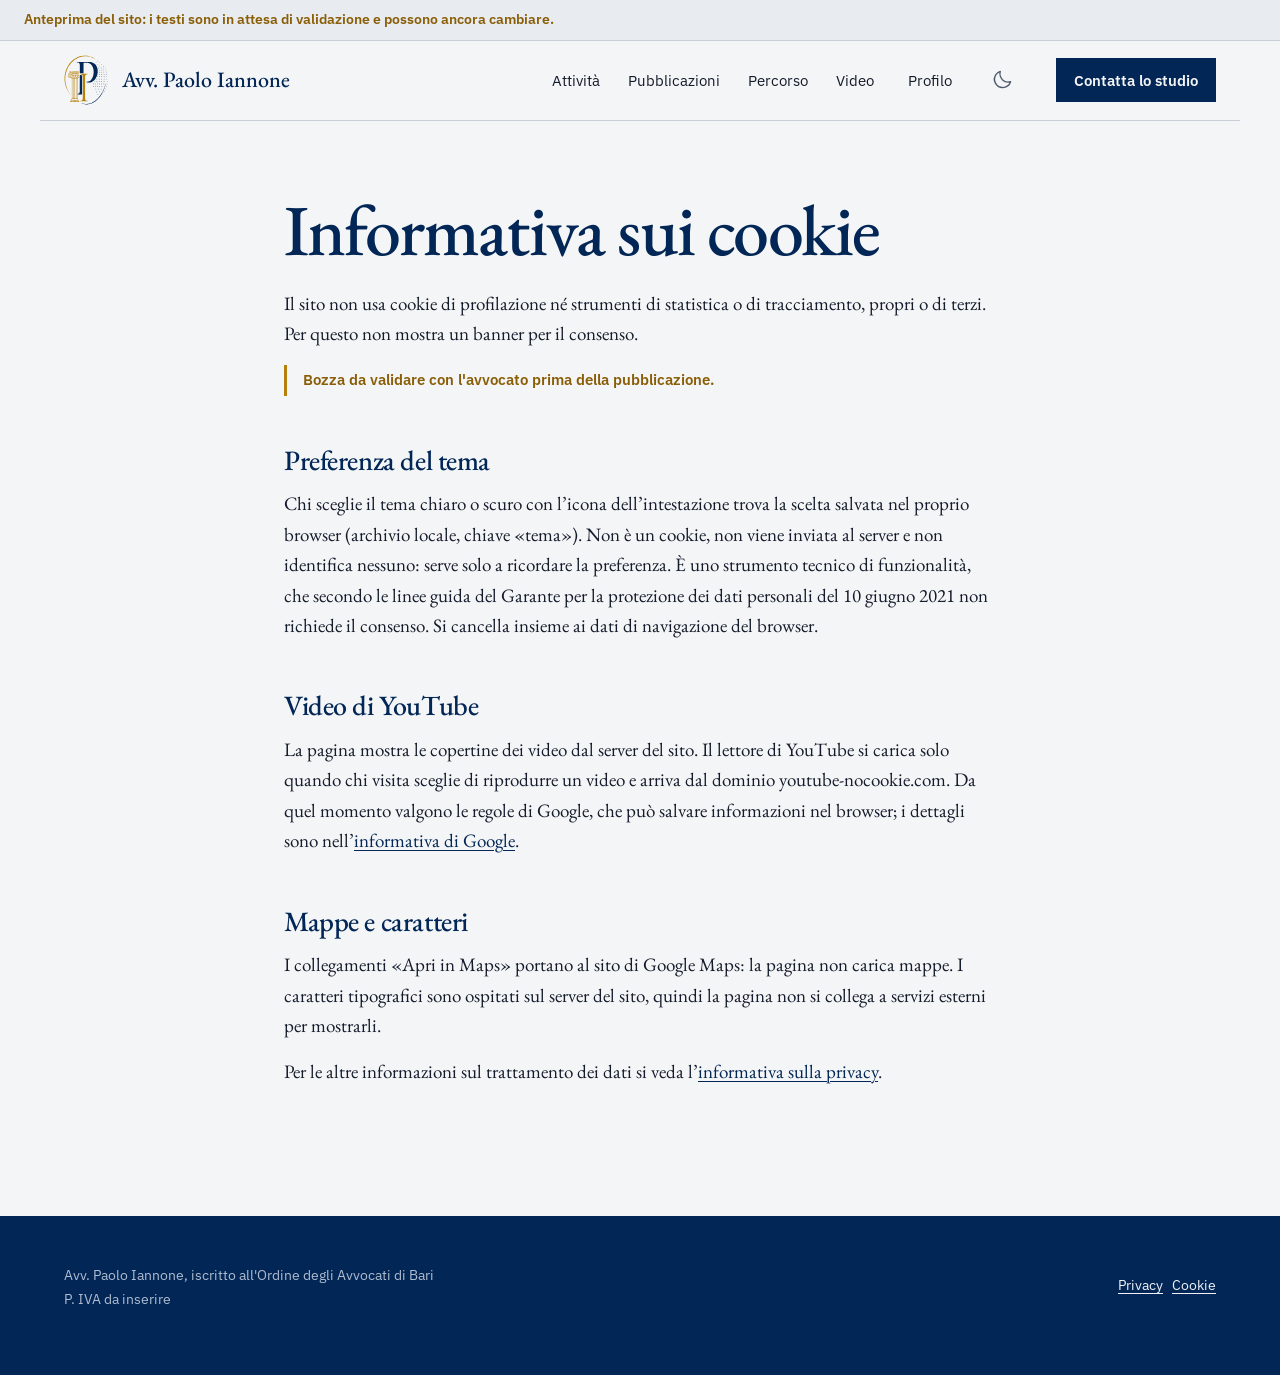
<file: cookie/index.html>
<!DOCTYPE html><html lang="it"><head><meta charset="utf-8"><meta name="viewport" content="width=device-width, initial-scale=1"><script>
    // Tema deciso prima del primo disegno, così la pagina non lampeggia: scelta salvata, altrimenti sistema.
    // Senza JavaScript vale il chiaro (i suoi token stanno anche su :root) e l'icona del tema non si mostra.
    let temaSalvato; try { temaSalvato = localStorage.getItem("tema"); } catch (e) {}
    document.documentElement.dataset.tema = temaSalvato || (matchMedia("(prefers-color-scheme: dark)").matches ? "scuro" : "chiaro");
  </script><title>Informativa sui cookie</title><meta name="description" content="Il sito dell'Avv. Paolo Iannone usa solo strumenti tecnici e non traccia chi lo visita."><meta name="robots" content="noindex, nofollow"><link rel="canonical" href="https://tqmcnc-lang.github.io/cookie/"><link rel="icon" href="/_astro/logo-iannone.C3vHtk0g.svg" type="image/svg+xml"><meta name="theme-color" content="#F4F5F7" media="(prefers-color-scheme: light)"><meta name="theme-color" content="#071530" media="(prefers-color-scheme: dark)"><meta property="og:type" content="website"><meta property="og:locale" content="it_IT"><meta property="og:title" content="Informativa sui cookie"><meta property="og:description" content="Il sito dell'Avv. Paolo Iannone usa solo strumenti tecnici e non traccia chi lo visita."><meta property="og:url" content="https://tqmcnc-lang.github.io/cookie/"><link rel="stylesheet" href="/_astro/Base.9s3mO07t.css"></head><body><a class="salta" href="#contenuto">Salta al contenuto</a><div class="anteprima"><p class="contenitore">Anteprima del sito: i testi sono in attesa di validazione e possono ancora cambiare.</p></div><header><div class="contenitore"><a class="marchio" href="/"><img class="logo-chiaro" src="/_astro/logo-iannone.C3vHtk0g.svg" alt="" width="509" height="577"><img class="logo-scuro" src="/_astro/logo-iannone-negativo.D569W6b_.svg" alt="" width="509" height="577">Avv. Paolo Iannone</a><div id="menu" popover><button class="chiudi-menu" type="button" popovertarget="menu" popovertargetaction="hide">Chiudi</button><nav aria-label="Principale"><a href="/#attivita">Attività</a><a href="/#libri">Pubblicazioni</a><a href="/#percorso">Percorso</a><a href="/#video">Video</a><a href="/profilo/">Profilo</a><a class="solo-pannello" href="/#contatti">Contatti</a></nav><div class="scelte"><button class="tema" type="button" aria-label="Passa al tema scuro" title="Passa al tema scuro" data-verso-scuro="Passa al tema scuro" data-verso-chiaro="Passa al tema chiaro"><svg class="luna" viewBox="0 0 256 256" fill="currentColor" aria-hidden="true" focusable="false"><path d="M233.54,142.23a8,8,0,0,0-8-2,88.08,88.08,0,0,1-109.8-109.8,8,8,0,0,0-10-10,104.84,104.84,0,0,0-52.91,37A104,104,0,0,0,136,224a103.09,103.09,0,0,0,62.52-20.88,104.84,104.84,0,0,0,37-52.91A8,8,0,0,0,233.54,142.23ZM188.9,190.34A88,88,0,0,1,65.66,67.11a89,89,0,0,1,31.4-26A106,106,0,0,0,96,56,104.11,104.11,0,0,0,200,160a106,106,0,0,0,14.92-1.06A89,89,0,0,1,188.9,190.34Z"></path></svg><svg class="sole" viewBox="0 0 256 256" fill="currentColor" aria-hidden="true" focusable="false"><path d="M120,40V16a8,8,0,0,1,16,0V40a8,8,0,0,1-16,0Zm72,88a64,64,0,1,1-64-64A64.07,64.07,0,0,1,192,128Zm-16,0a48,48,0,1,0-48,48A48.05,48.05,0,0,0,176,128ZM58.34,69.66A8,8,0,0,0,69.66,58.34l-16-16A8,8,0,0,0,42.34,53.66Zm0,116.68-16,16a8,8,0,0,0,11.32,11.32l16-16a8,8,0,0,0-11.32-11.32ZM192,72a8,8,0,0,0,5.66-2.34l16-16a8,8,0,0,0-11.32-11.32l-16,16A8,8,0,0,0,192,72Zm5.66,114.34a8,8,0,0,0-11.32,11.32l16,16a8,8,0,0,0,11.32-11.32ZM48,128a8,8,0,0,0-8-8H16a8,8,0,0,0,0,16H40A8,8,0,0,0,48,128Zm80,80a8,8,0,0,0-8,8v24a8,8,0,0,0,16,0V216A8,8,0,0,0,128,208Zm112-88H216a8,8,0,0,0,0,16h24a8,8,0,0,0,0-16Z"></path></svg></button></div></div><a class="pulsante" href="/#contatti">Contatta lo studio</a><button class="apri-menu" type="button" popovertarget="menu">Menu</button></div></header><script type="module">var e=document.documentElement,t=document.querySelector(`.tema`),n=()=>{let n=e.dataset.tema===`scuro`?t.dataset.versoChiaro:t.dataset.versoScuro;t.setAttribute(`aria-label`,n),t.title=n};t.addEventListener(`click`,()=>{e.dataset.tema=e.dataset.tema===`scuro`?`chiaro`:`scuro`;try{localStorage.setItem(`tema`,e.dataset.tema)}catch{}n()}),n();var r=document.getElementById(`lingue`),i=document.querySelector(`.lingua`);r&&i&&(r.addEventListener(`beforetoggle`,t=>{if(t.newState!==`open`)return;let n=i.getBoundingClientRect();r.style.top=n.bottom+4+`px`,r.style.left=Math.max(16,Math.min(n.left,e.clientWidth-196))+`px`}),addEventListener(`scroll`,()=>r.hidePopover(),{capture:!0,passive:!0}));var a=document.getElementById(`menu`);a.querySelectorAll(`nav a`).forEach(e=>e.addEventListener(`click`,()=>{a.matches(`:popover-open`)&&a.hidePopover()}));</script><main id="contenuto" tabindex="-1"><div class="pagina"><div class="contenitore prosa"><h1 id="informativa-sui-cookie">Informativa sui cookie</h1>
<p>Il sito non usa cookie di profilazione né strumenti di statistica o di tracciamento, propri o di terzi. Per questo non mostra un banner per il consenso.</p>
<p class="bozza">Bozza da validare con l'avvocato prima della pubblicazione.</p>
<h2 id="preferenza-del-tema">Preferenza del tema</h2>
<p>Chi sceglie il tema chiaro o scuro con l’icona dell’intestazione trova la scelta salvata nel proprio browser (archivio locale, chiave «tema»). Non è un cookie, non viene inviata al server e non identifica nessuno: serve solo a ricordare la preferenza. È uno strumento tecnico di funzionalità, che secondo le linee guida del Garante per la protezione dei dati personali del 10 giugno 2021 non richiede il consenso. Si cancella insieme ai dati di navigazione del browser.</p>
<h2 id="video-di-youtube">Video di YouTube</h2>
<p>La pagina mostra le copertine dei video dal server del sito. Il lettore di YouTube si carica solo quando chi visita sceglie di riprodurre un video e arriva dal dominio youtube-nocookie.com. Da quel momento valgono le regole di Google, che può salvare informazioni nel browser; i dettagli sono nell’<a href="https://policies.google.com/privacy?hl=it" target="_blank" rel="noopener">informativa di Google<span class="nascosto"> (si apre in una nuova scheda)</span></a>.</p>
<h2 id="mappe-e-caratteri">Mappe e caratteri</h2>
<p>I collegamenti «Apri in Maps» portano al sito di Google Maps: la pagina non carica mappe. I caratteri tipografici sono ospitati sul server del sito, quindi la pagina non si collega a servizi esterni per mostrarli.</p>
<p>Per le altre informazioni sul trattamento dei dati si veda l’<a href="/privacy/">informativa sulla privacy</a>.</p>
</div></div></main><footer><div class="contenitore"><span>Avv. Paolo Iannone, iscritto all&#39;Ordine degli Avvocati di Bari<br>P. IVA da inserire</span><span><a href="/privacy/">Privacy</a> &nbsp; <a href="/cookie/">Cookie</a></span></div></footer></body></html>
</file>
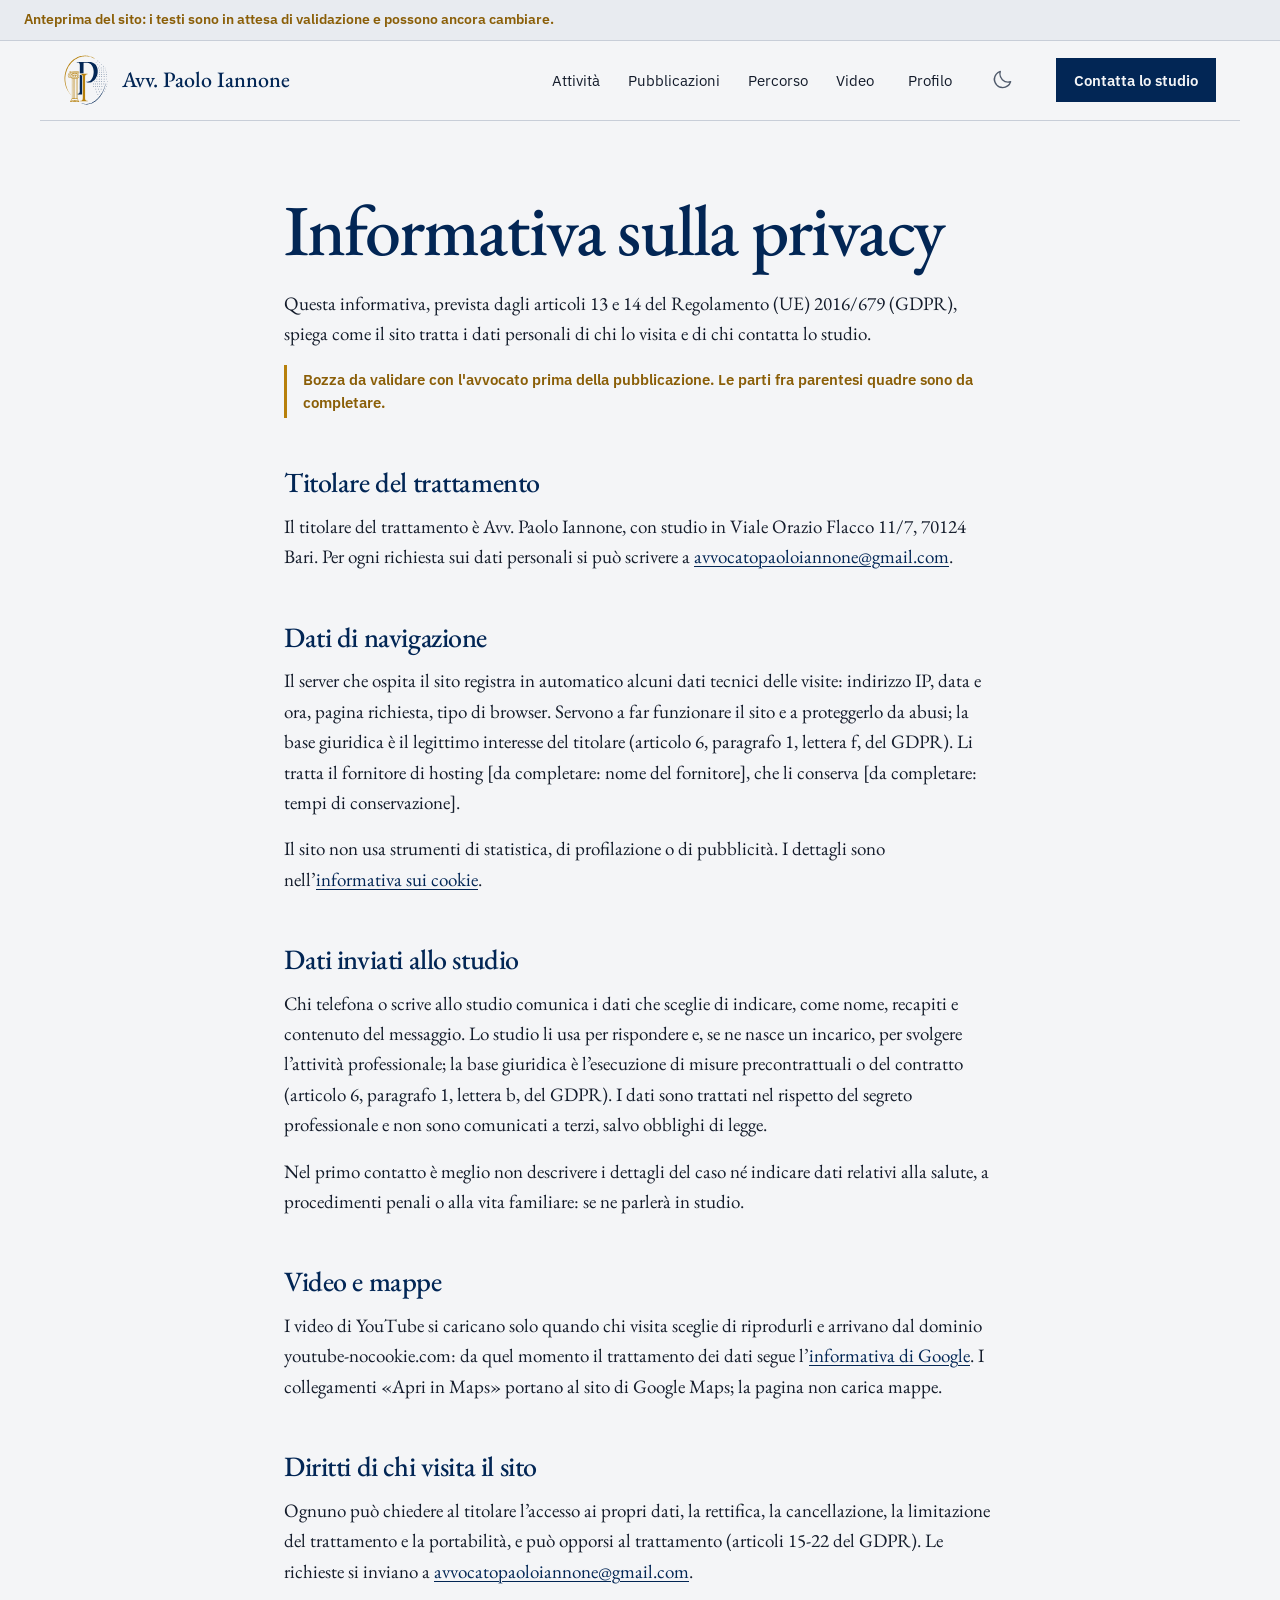
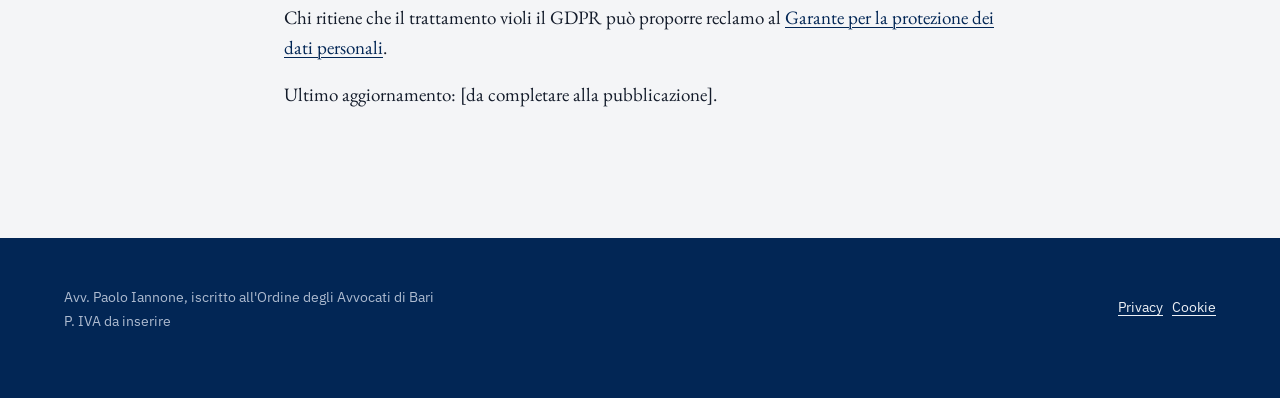
<file: privacy/index.html>
<!DOCTYPE html><html lang="it"><head><meta charset="utf-8"><meta name="viewport" content="width=device-width, initial-scale=1"><script>
    // Tema deciso prima del primo disegno, così la pagina non lampeggia: scelta salvata, altrimenti sistema.
    // Senza JavaScript vale il chiaro (i suoi token stanno anche su :root) e l'icona del tema non si mostra.
    let temaSalvato; try { temaSalvato = localStorage.getItem("tema"); } catch (e) {}
    document.documentElement.dataset.tema = temaSalvato || (matchMedia("(prefers-color-scheme: dark)").matches ? "scuro" : "chiaro");
  </script><title>Informativa sulla privacy</title><meta name="description" content="Come il sito dell'Avv. Paolo Iannone tratta i dati personali di chi lo visita o scrive allo studio."><meta name="robots" content="noindex, nofollow"><link rel="canonical" href="https://tqmcnc-lang.github.io/privacy/"><link rel="icon" href="/_astro/logo-iannone.C3vHtk0g.svg" type="image/svg+xml"><meta name="theme-color" content="#F4F5F7" media="(prefers-color-scheme: light)"><meta name="theme-color" content="#071530" media="(prefers-color-scheme: dark)"><meta property="og:type" content="website"><meta property="og:locale" content="it_IT"><meta property="og:title" content="Informativa sulla privacy"><meta property="og:description" content="Come il sito dell'Avv. Paolo Iannone tratta i dati personali di chi lo visita o scrive allo studio."><meta property="og:url" content="https://tqmcnc-lang.github.io/privacy/"><link rel="stylesheet" href="/_astro/Base.9s3mO07t.css"></head><body><a class="salta" href="#contenuto">Salta al contenuto</a><div class="anteprima"><p class="contenitore">Anteprima del sito: i testi sono in attesa di validazione e possono ancora cambiare.</p></div><header><div class="contenitore"><a class="marchio" href="/"><img class="logo-chiaro" src="/_astro/logo-iannone.C3vHtk0g.svg" alt="" width="509" height="577"><img class="logo-scuro" src="/_astro/logo-iannone-negativo.D569W6b_.svg" alt="" width="509" height="577">Avv. Paolo Iannone</a><div id="menu" popover><button class="chiudi-menu" type="button" popovertarget="menu" popovertargetaction="hide">Chiudi</button><nav aria-label="Principale"><a href="/#attivita">Attività</a><a href="/#libri">Pubblicazioni</a><a href="/#percorso">Percorso</a><a href="/#video">Video</a><a href="/profilo/">Profilo</a><a class="solo-pannello" href="/#contatti">Contatti</a></nav><div class="scelte"><button class="tema" type="button" aria-label="Passa al tema scuro" title="Passa al tema scuro" data-verso-scuro="Passa al tema scuro" data-verso-chiaro="Passa al tema chiaro"><svg class="luna" viewBox="0 0 256 256" fill="currentColor" aria-hidden="true" focusable="false"><path d="M233.54,142.23a8,8,0,0,0-8-2,88.08,88.08,0,0,1-109.8-109.8,8,8,0,0,0-10-10,104.84,104.84,0,0,0-52.91,37A104,104,0,0,0,136,224a103.09,103.09,0,0,0,62.52-20.88,104.84,104.84,0,0,0,37-52.91A8,8,0,0,0,233.54,142.23ZM188.9,190.34A88,88,0,0,1,65.66,67.11a89,89,0,0,1,31.4-26A106,106,0,0,0,96,56,104.11,104.11,0,0,0,200,160a106,106,0,0,0,14.92-1.06A89,89,0,0,1,188.9,190.34Z"></path></svg><svg class="sole" viewBox="0 0 256 256" fill="currentColor" aria-hidden="true" focusable="false"><path d="M120,40V16a8,8,0,0,1,16,0V40a8,8,0,0,1-16,0Zm72,88a64,64,0,1,1-64-64A64.07,64.07,0,0,1,192,128Zm-16,0a48,48,0,1,0-48,48A48.05,48.05,0,0,0,176,128ZM58.34,69.66A8,8,0,0,0,69.66,58.34l-16-16A8,8,0,0,0,42.34,53.66Zm0,116.68-16,16a8,8,0,0,0,11.32,11.32l16-16a8,8,0,0,0-11.32-11.32ZM192,72a8,8,0,0,0,5.66-2.34l16-16a8,8,0,0,0-11.32-11.32l-16,16A8,8,0,0,0,192,72Zm5.66,114.34a8,8,0,0,0-11.32,11.32l16,16a8,8,0,0,0,11.32-11.32ZM48,128a8,8,0,0,0-8-8H16a8,8,0,0,0,0,16H40A8,8,0,0,0,48,128Zm80,80a8,8,0,0,0-8,8v24a8,8,0,0,0,16,0V216A8,8,0,0,0,128,208Zm112-88H216a8,8,0,0,0,0,16h24a8,8,0,0,0,0-16Z"></path></svg></button></div></div><a class="pulsante" href="/#contatti">Contatta lo studio</a><button class="apri-menu" type="button" popovertarget="menu">Menu</button></div></header><script type="module">var e=document.documentElement,t=document.querySelector(`.tema`),n=()=>{let n=e.dataset.tema===`scuro`?t.dataset.versoChiaro:t.dataset.versoScuro;t.setAttribute(`aria-label`,n),t.title=n};t.addEventListener(`click`,()=>{e.dataset.tema=e.dataset.tema===`scuro`?`chiaro`:`scuro`;try{localStorage.setItem(`tema`,e.dataset.tema)}catch{}n()}),n();var r=document.getElementById(`lingue`),i=document.querySelector(`.lingua`);r&&i&&(r.addEventListener(`beforetoggle`,t=>{if(t.newState!==`open`)return;let n=i.getBoundingClientRect();r.style.top=n.bottom+4+`px`,r.style.left=Math.max(16,Math.min(n.left,e.clientWidth-196))+`px`}),addEventListener(`scroll`,()=>r.hidePopover(),{capture:!0,passive:!0}));var a=document.getElementById(`menu`);a.querySelectorAll(`nav a`).forEach(e=>e.addEventListener(`click`,()=>{a.matches(`:popover-open`)&&a.hidePopover()}));</script><main id="contenuto" tabindex="-1"><div class="pagina"><div class="contenitore prosa"><h1 id="informativa-sulla-privacy">Informativa sulla privacy</h1>
<p>Questa informativa, prevista dagli articoli 13 e 14 del Regolamento (UE) 2016/679 (GDPR), spiega come il sito tratta i dati personali di chi lo visita e di chi contatta lo studio.</p>
<p class="bozza">Bozza da validare con l'avvocato prima della pubblicazione. Le parti fra parentesi quadre sono da completare.</p>
<h2 id="titolare-del-trattamento">Titolare del trattamento</h2>
<p>Il titolare del trattamento è Avv. Paolo Iannone, con studio in Viale Orazio Flacco 11/7, 70124 Bari. Per ogni richiesta sui dati personali si può scrivere a <a href="mailto:avvocatopaoloiannone@gmail.com">avvocatopaoloiannone@gmail.com</a>.</p>
<h2 id="dati-di-navigazione">Dati di navigazione</h2>
<p>Il server che ospita il sito registra in automatico alcuni dati tecnici delle visite: indirizzo IP, data e ora, pagina richiesta, tipo di browser. Servono a far funzionare il sito e a proteggerlo da abusi; la base giuridica è il legittimo interesse del titolare (articolo 6, paragrafo 1, lettera f, del GDPR). Li tratta il fornitore di hosting [da completare: nome del fornitore], che li conserva [da completare: tempi di conservazione].</p>
<p>Il sito non usa strumenti di statistica, di profilazione o di pubblicità. I dettagli sono nell’<a href="/cookie/">informativa sui cookie</a>.</p>
<h2 id="dati-inviati-allo-studio">Dati inviati allo studio</h2>
<p>Chi telefona o scrive allo studio comunica i dati che sceglie di indicare, come nome, recapiti e contenuto del messaggio. Lo studio li usa per rispondere e, se ne nasce un incarico, per svolgere l’attività professionale; la base giuridica è l’esecuzione di misure precontrattuali o del contratto (articolo 6, paragrafo 1, lettera b, del GDPR). I dati sono trattati nel rispetto del segreto professionale e non sono comunicati a terzi, salvo obblighi di legge.</p>
<p>Nel primo contatto è meglio non descrivere i dettagli del caso né indicare dati relativi alla salute, a procedimenti penali o alla vita familiare: se ne parlerà in studio.</p>
<h2 id="video-e-mappe">Video e mappe</h2>
<p>I video di YouTube si caricano solo quando chi visita sceglie di riprodurli e arrivano dal dominio youtube-nocookie.com: da quel momento il trattamento dei dati segue l’<a href="https://policies.google.com/privacy?hl=it" target="_blank" rel="noopener">informativa di Google<span class="nascosto"> (si apre in una nuova scheda)</span></a>. I collegamenti «Apri in Maps» portano al sito di Google Maps; la pagina non carica mappe.</p>
<h2 id="diritti-di-chi-visita-il-sito">Diritti di chi visita il sito</h2>
<p>Ognuno può chiedere al titolare l’accesso ai propri dati, la rettifica, la cancellazione, la limitazione del trattamento e la portabilità, e può opporsi al trattamento (articoli 15-22 del GDPR). Le richieste si inviano a <a href="mailto:avvocatopaoloiannone@gmail.com">avvocatopaoloiannone@gmail.com</a>.</p>
<p>Chi ritiene che il trattamento violi il GDPR può proporre reclamo al <a href="https://www.garanteprivacy.it" target="_blank" rel="noopener">Garante per la protezione dei dati personali<span class="nascosto"> (si apre in una nuova scheda)</span></a>.</p>
<p>Ultimo aggiornamento: [da completare alla pubblicazione].</p>
</div></div></main><footer><div class="contenitore"><span>Avv. Paolo Iannone, iscritto all&#39;Ordine degli Avvocati di Bari<br>P. IVA da inserire</span><span><a href="/privacy/">Privacy</a> &nbsp; <a href="/cookie/">Cookie</a></span></div></footer></body></html>
</file>
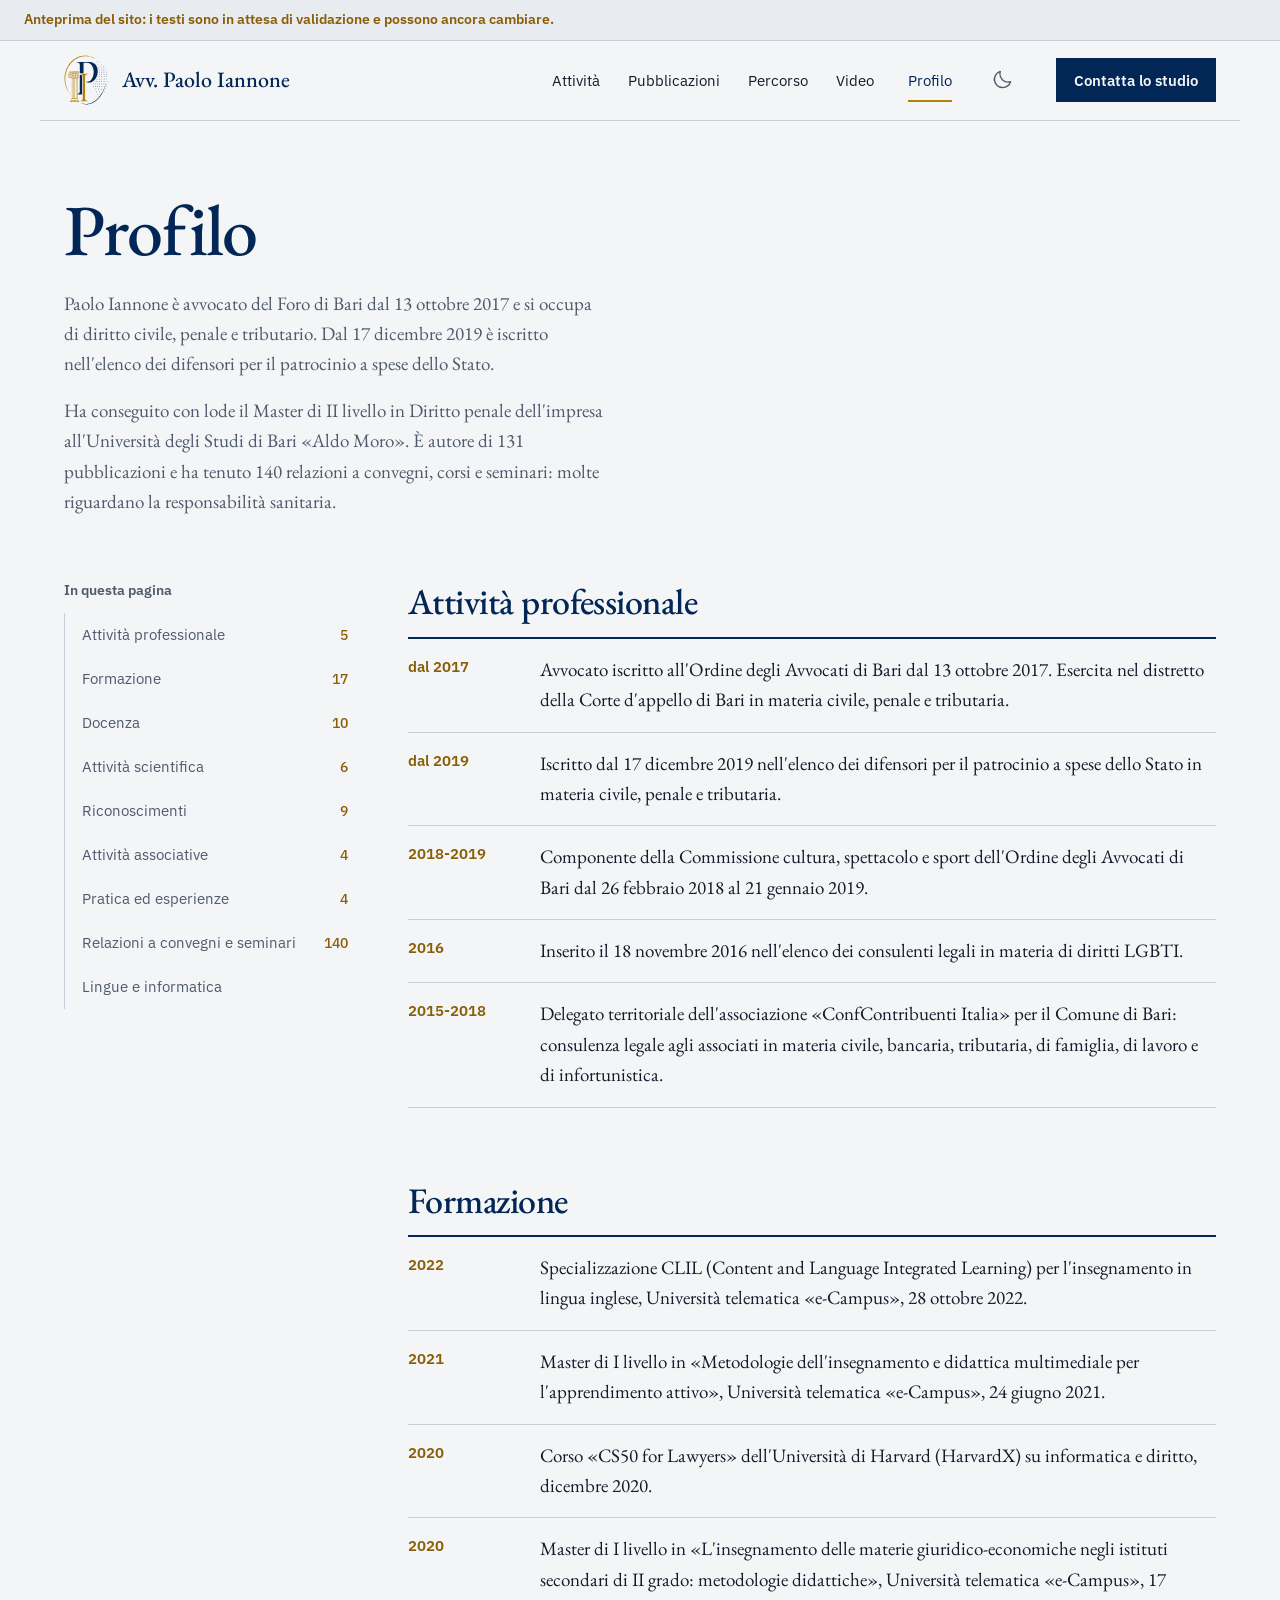
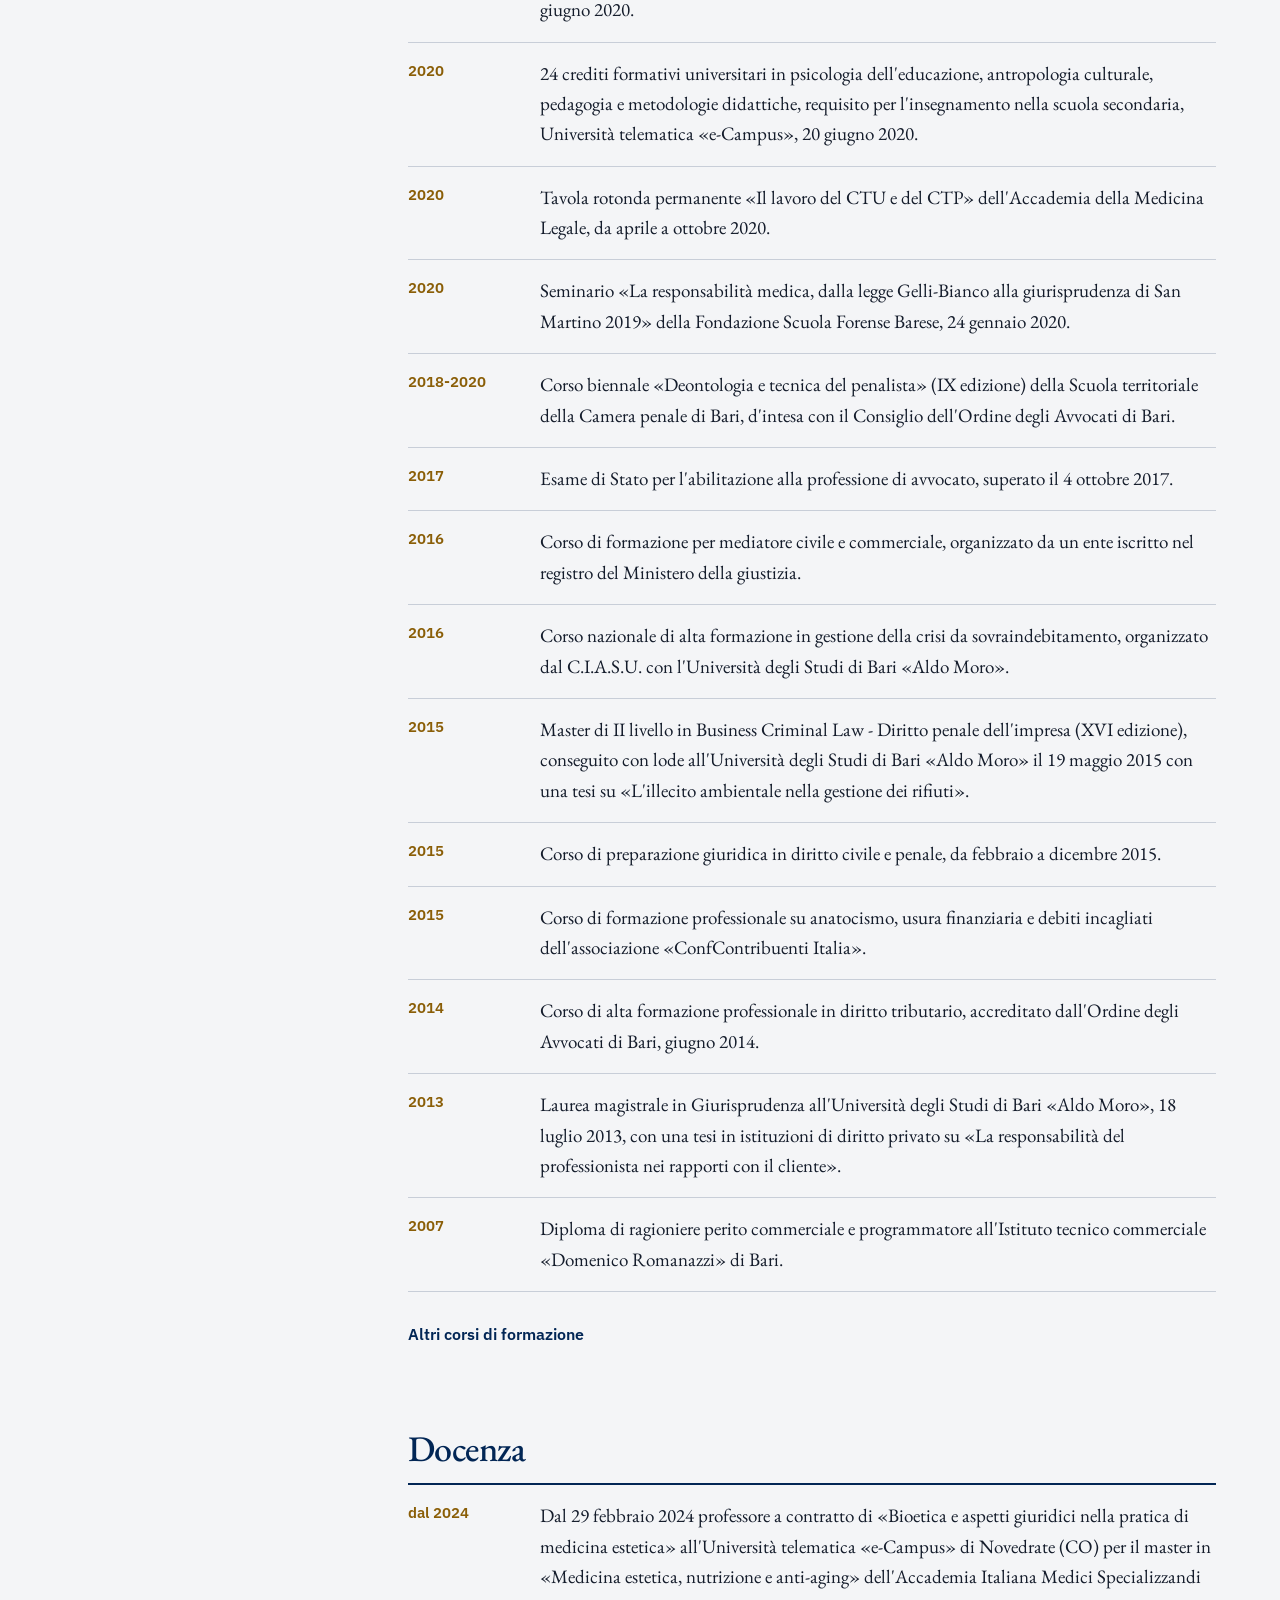
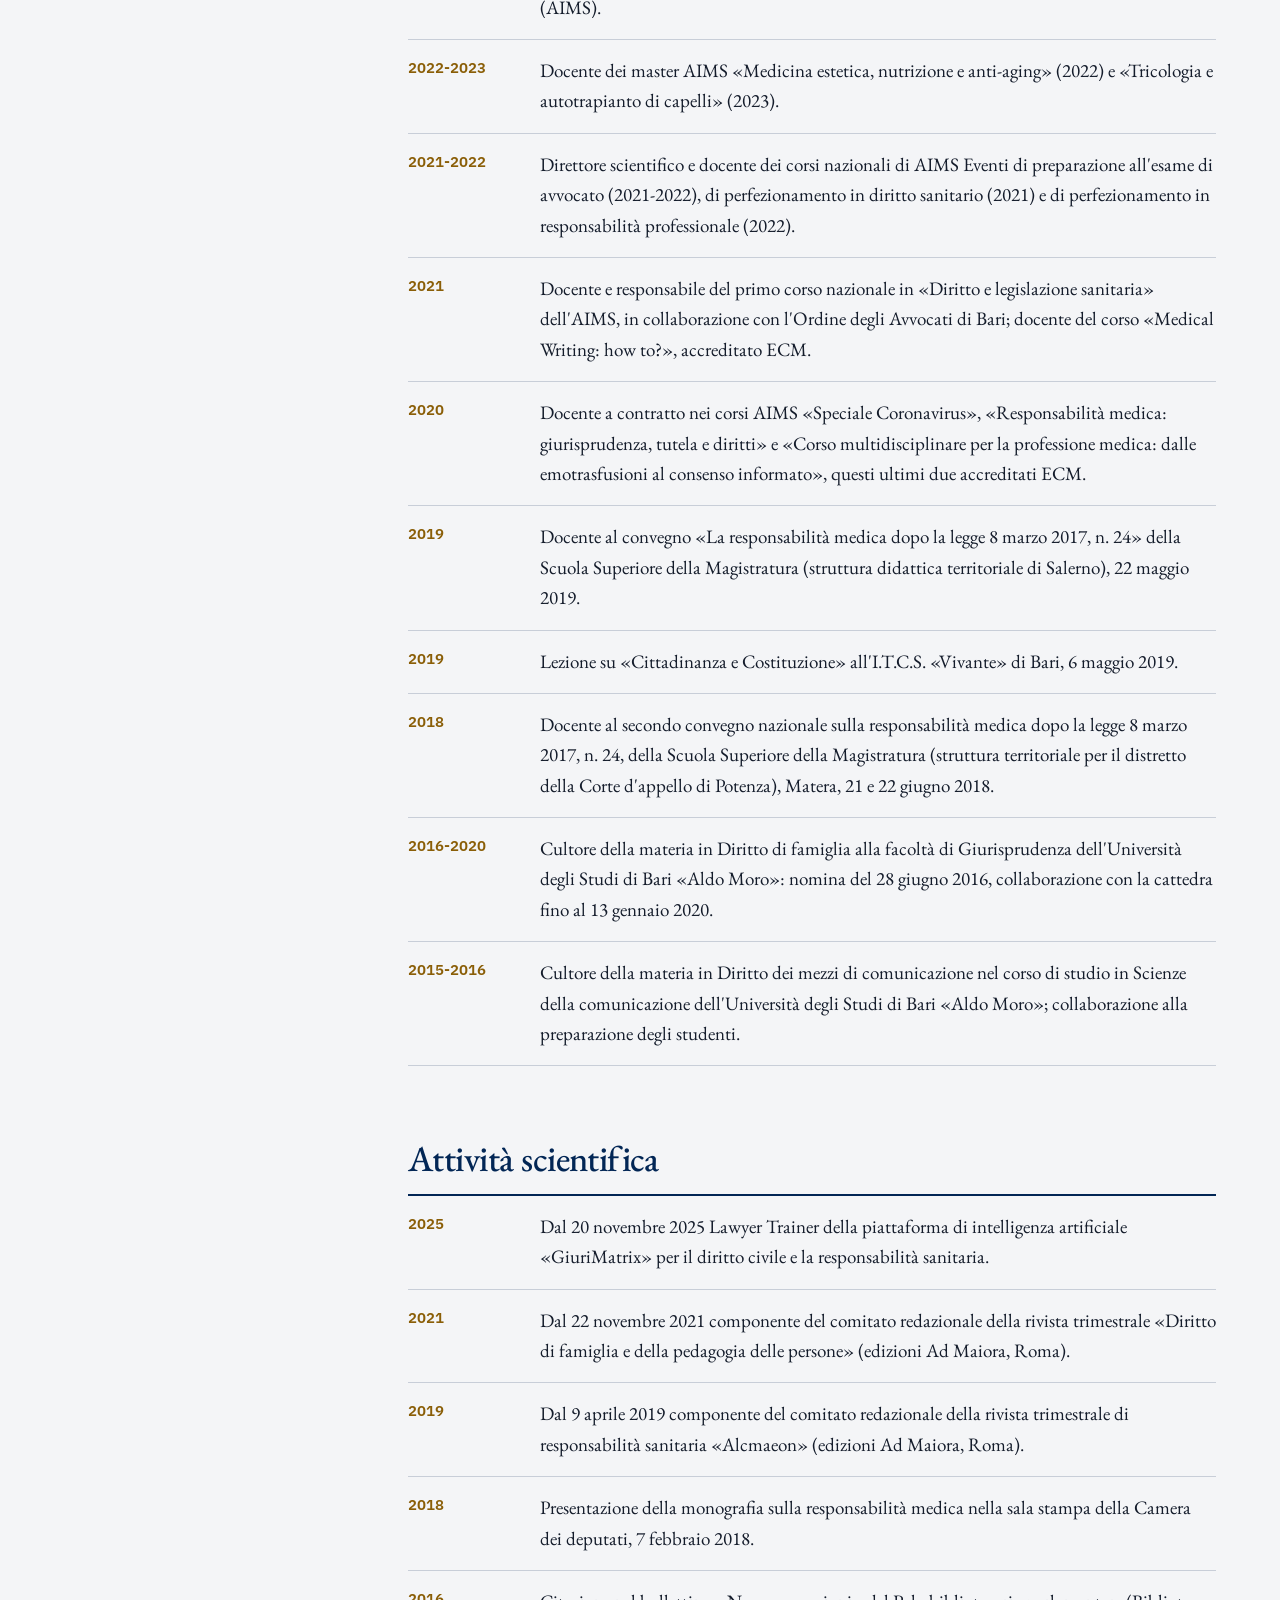
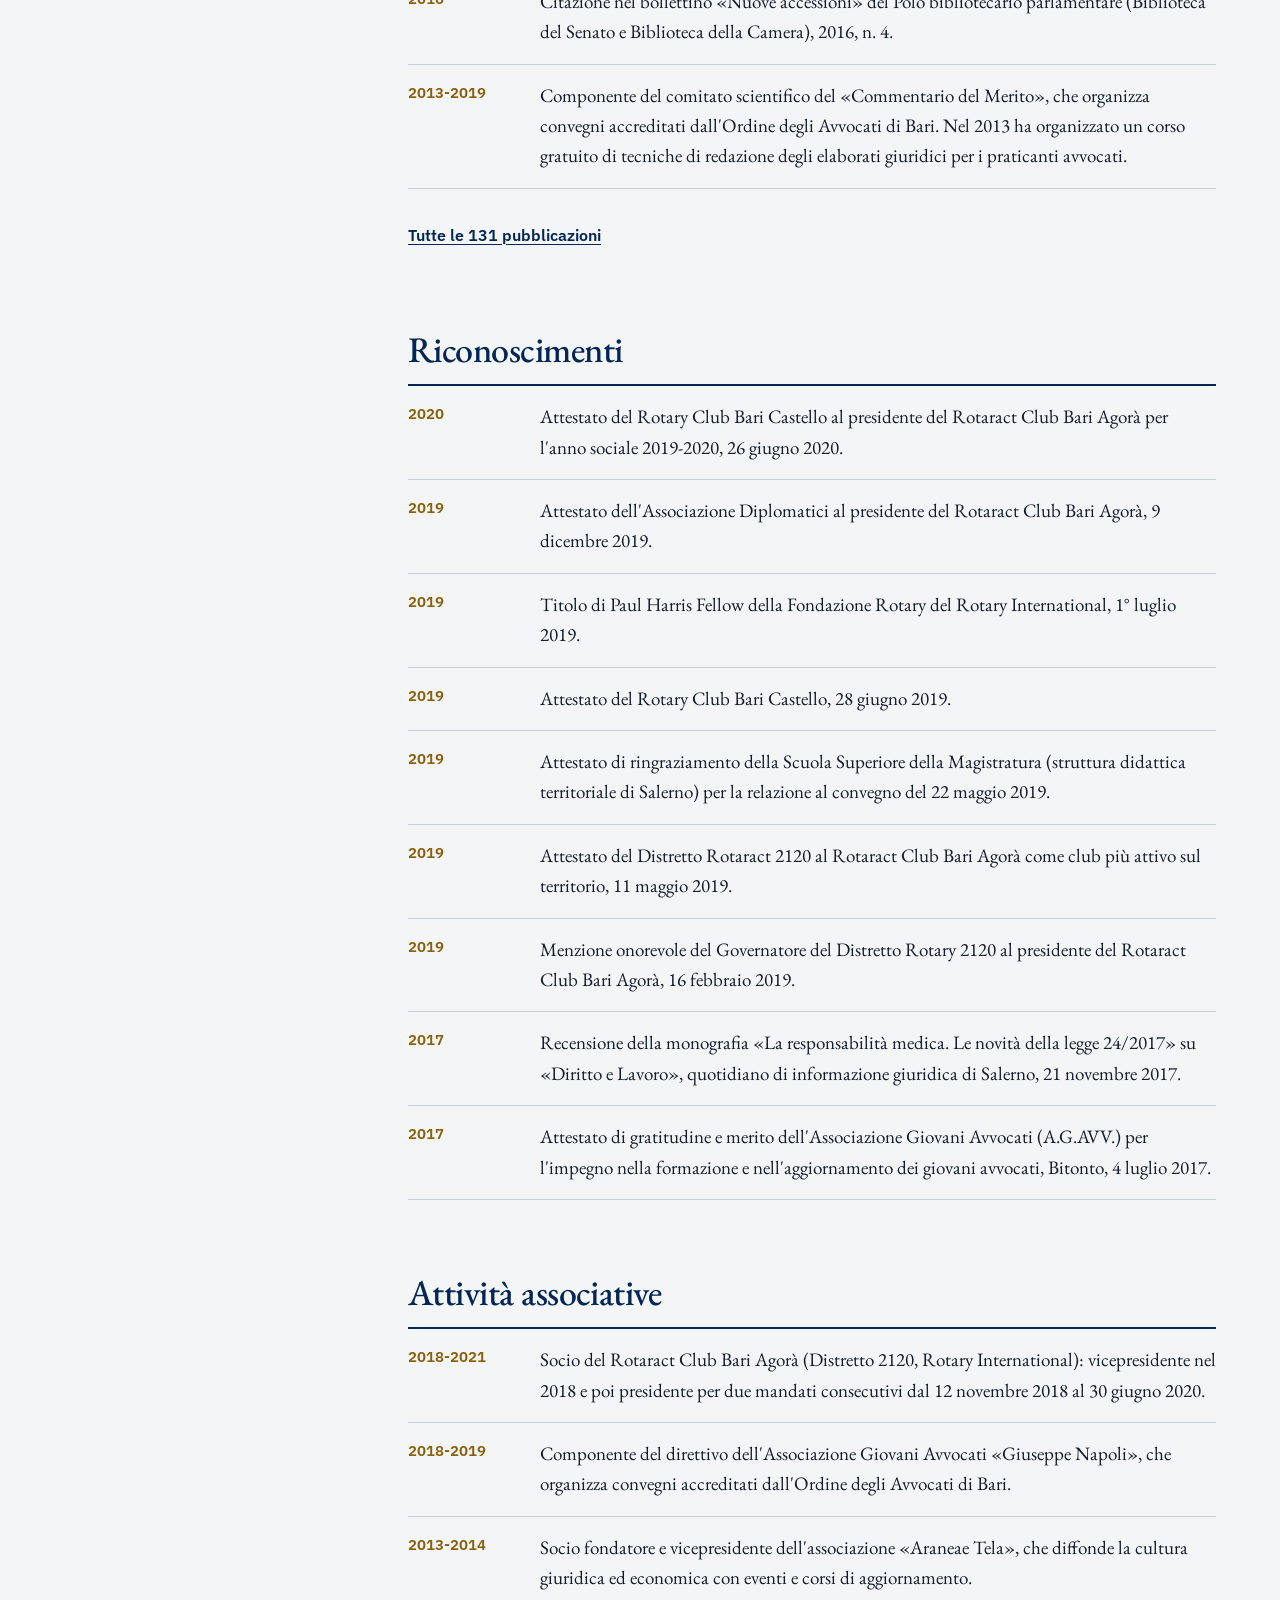
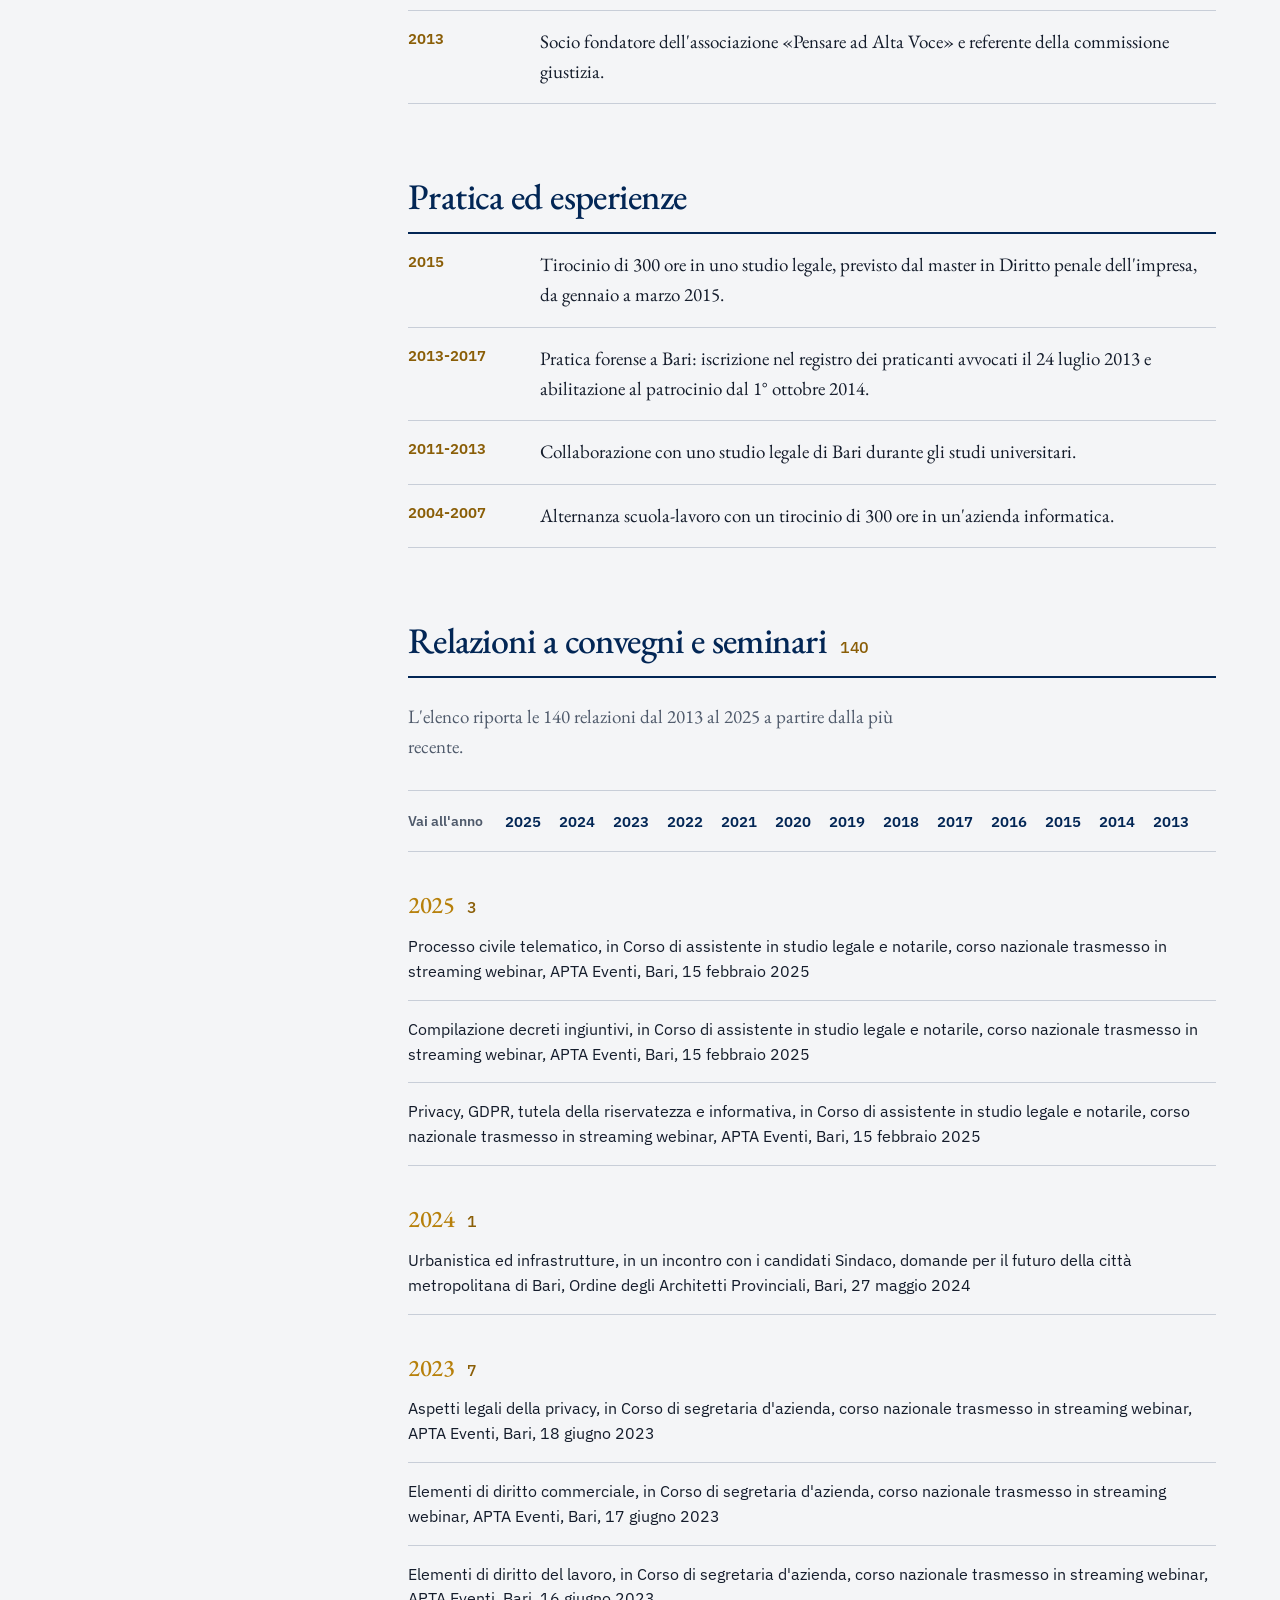
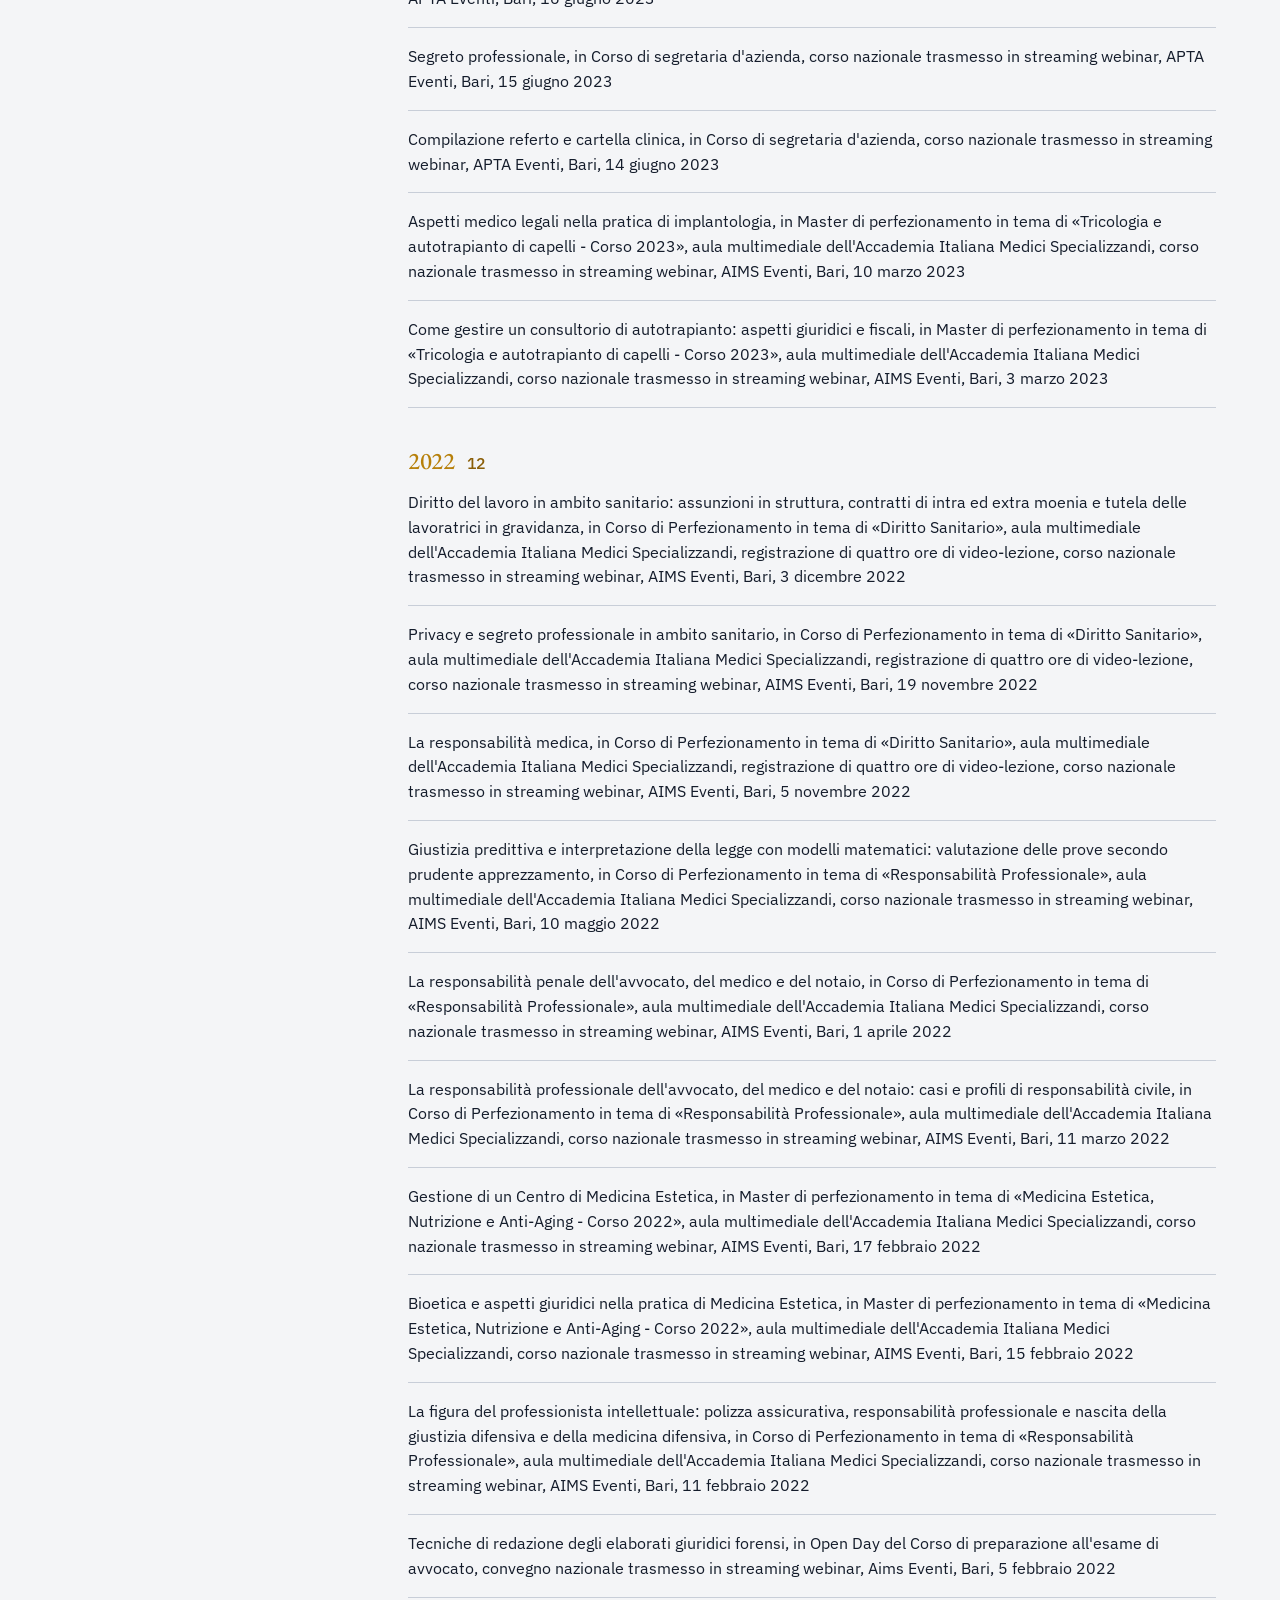
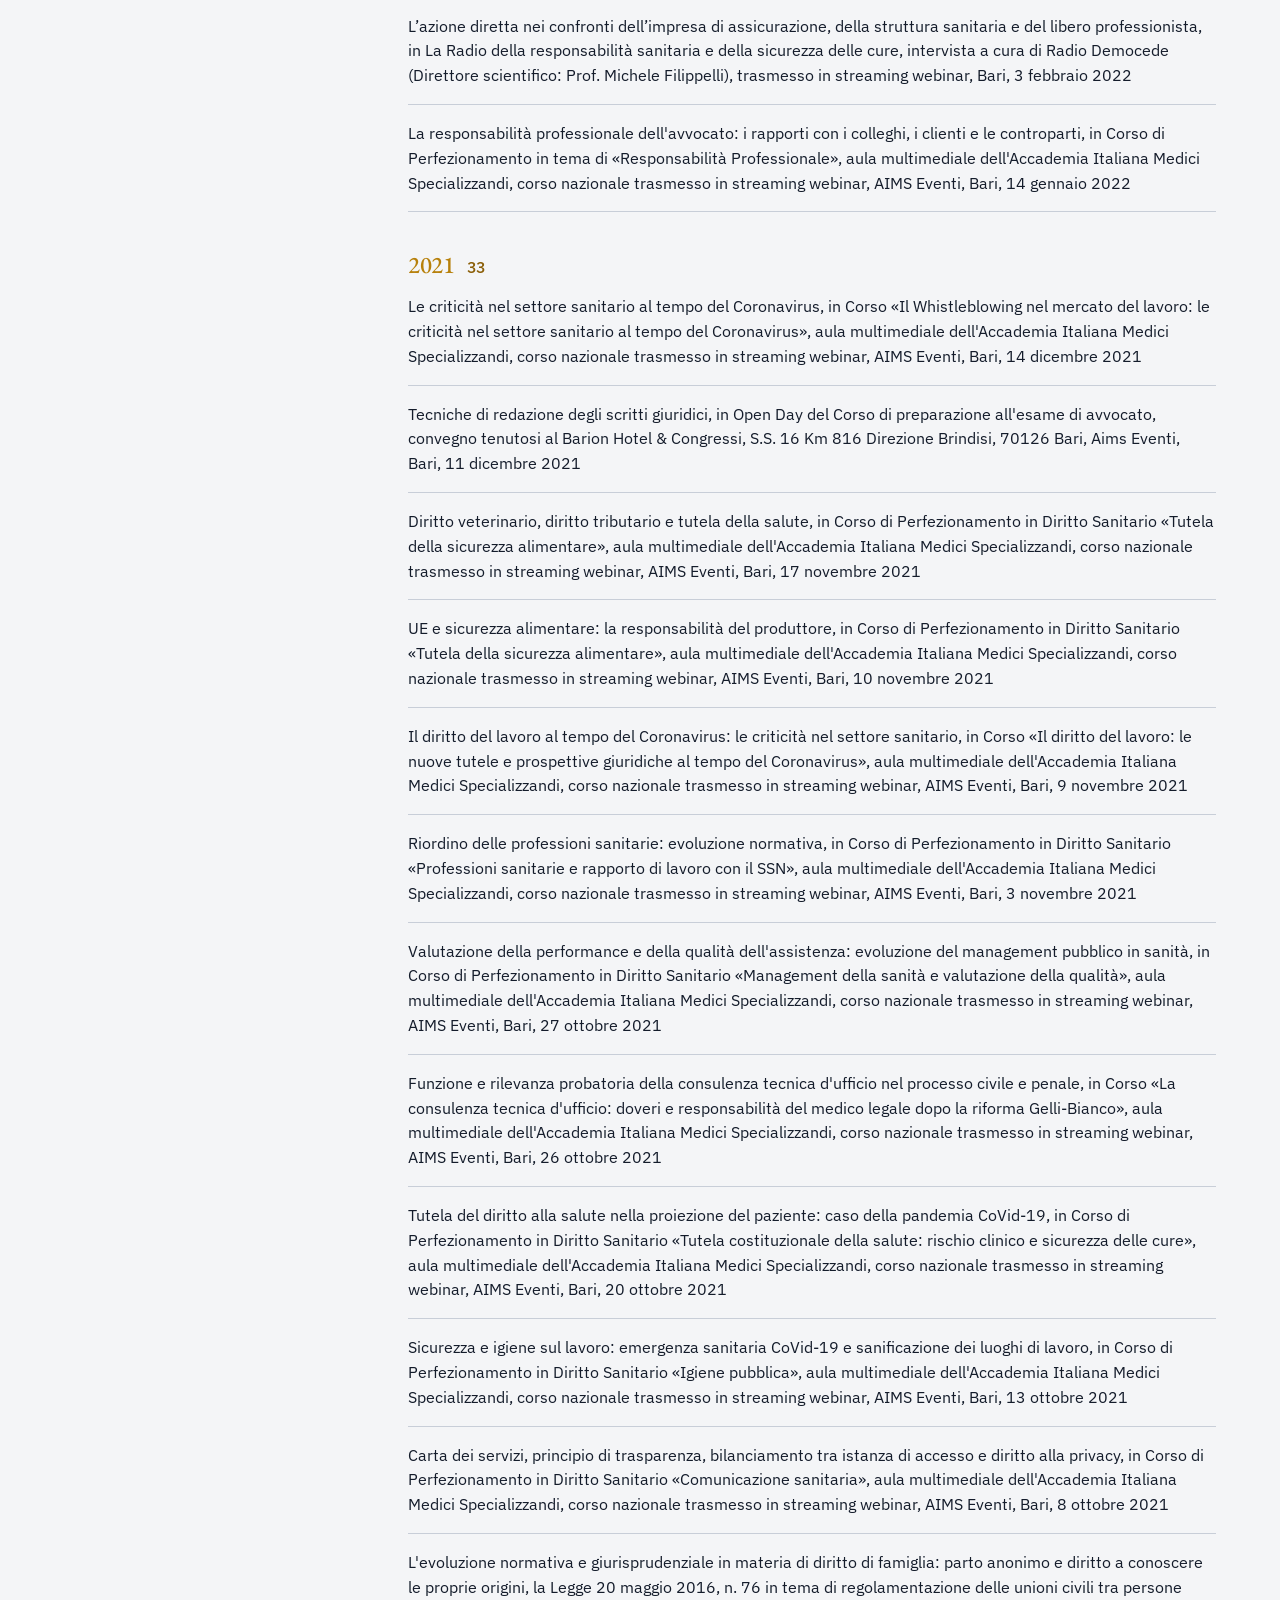
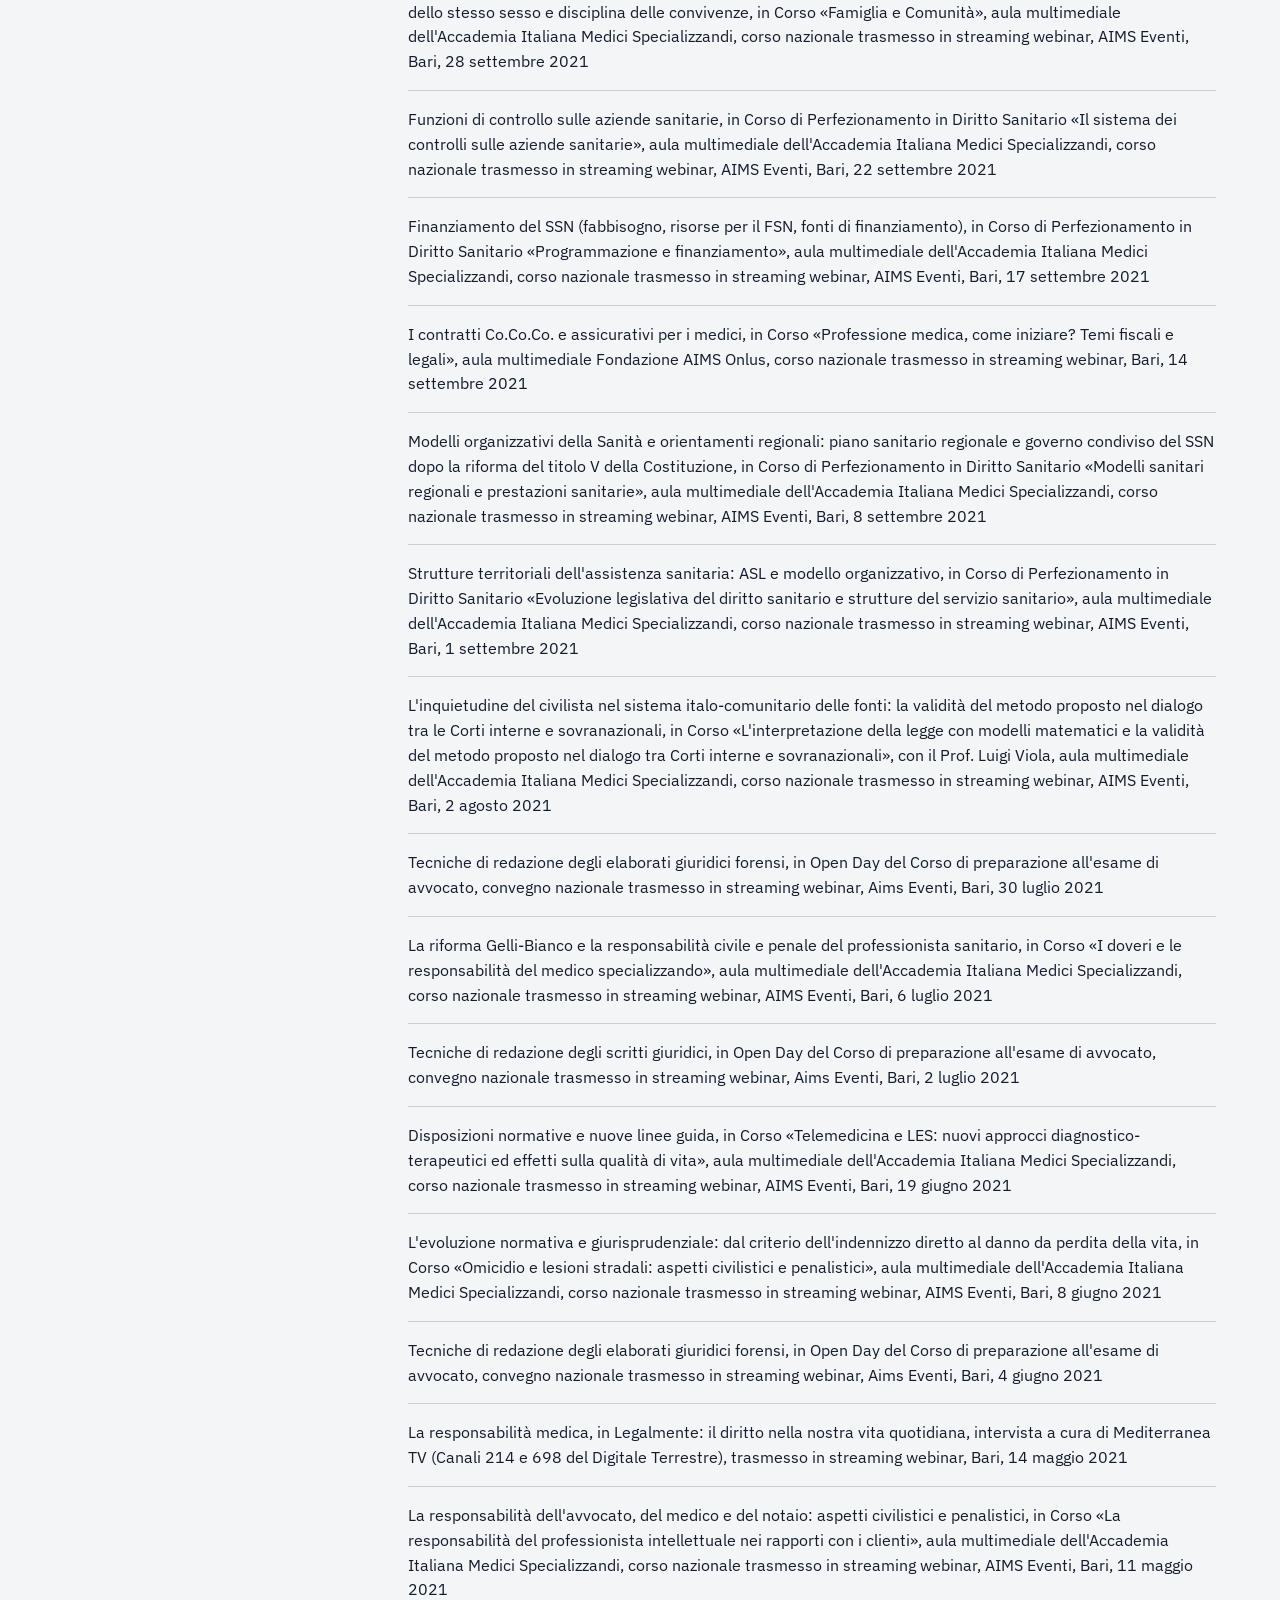
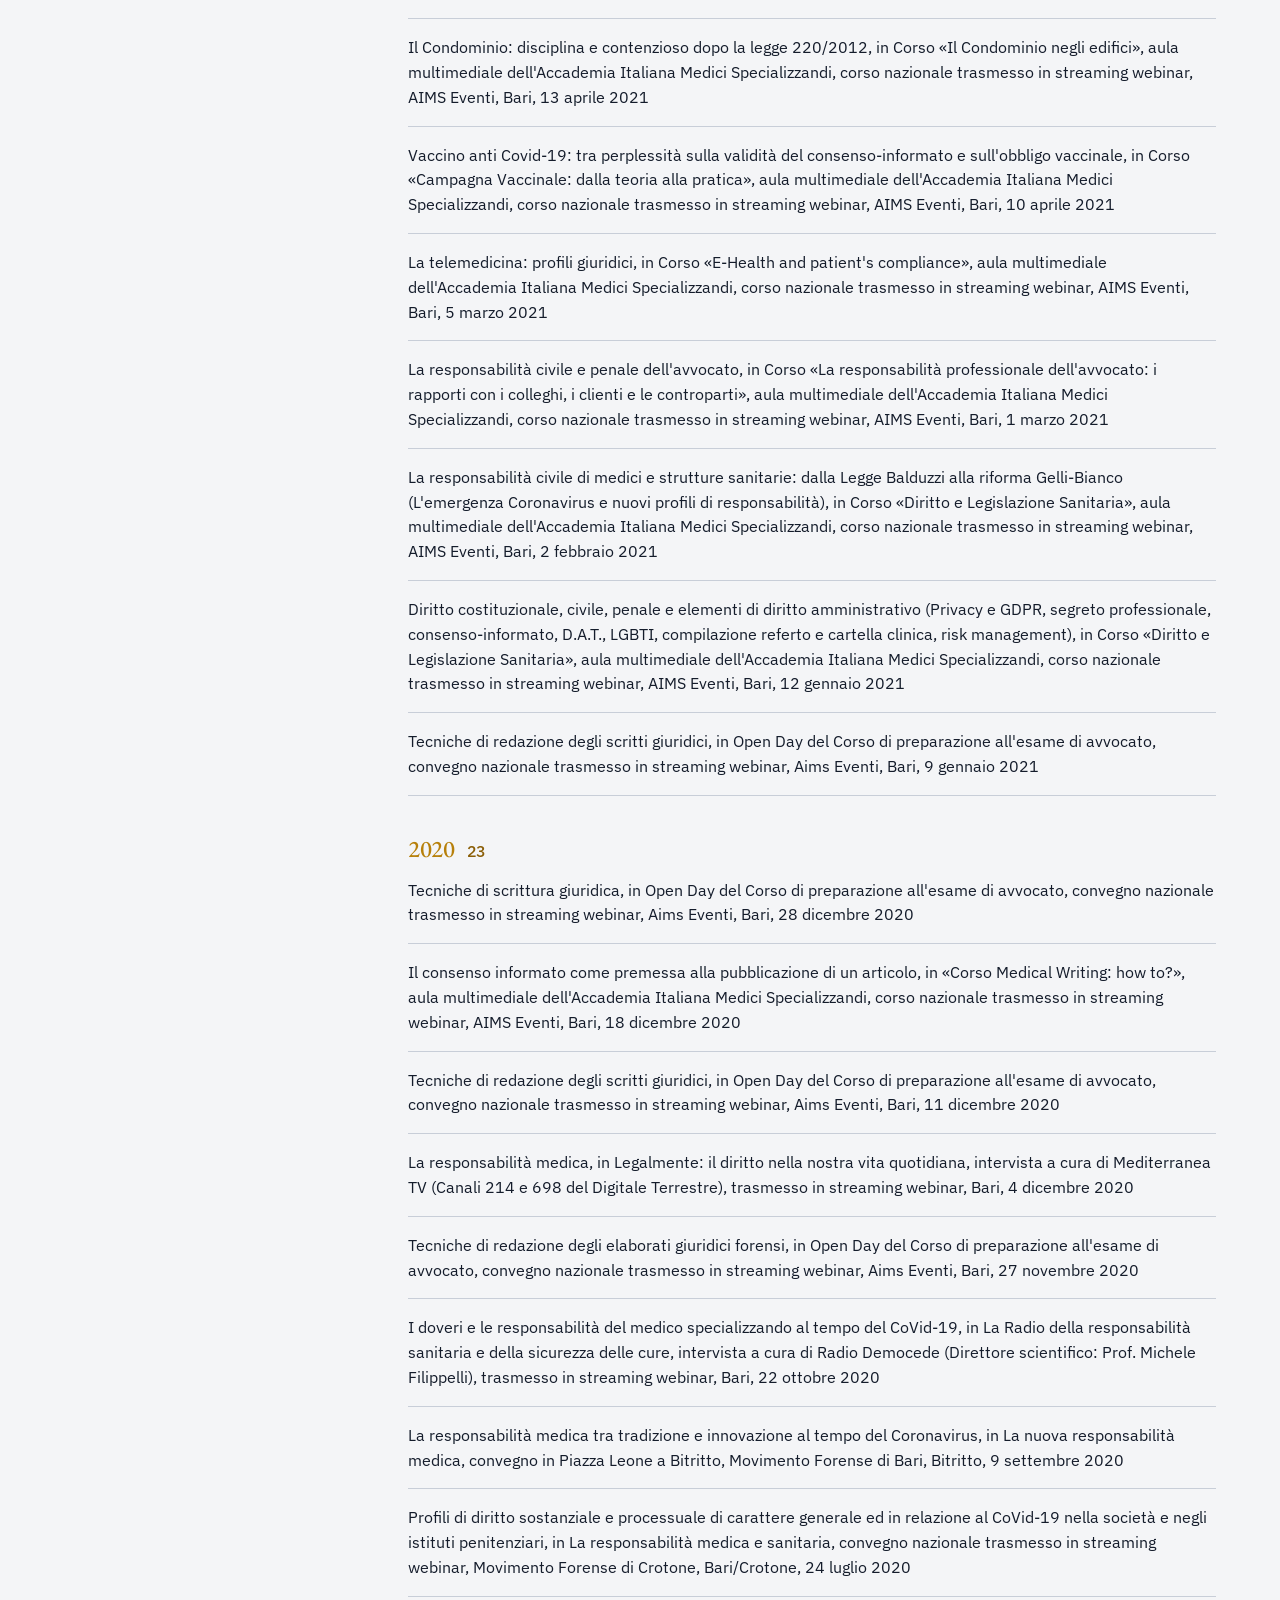
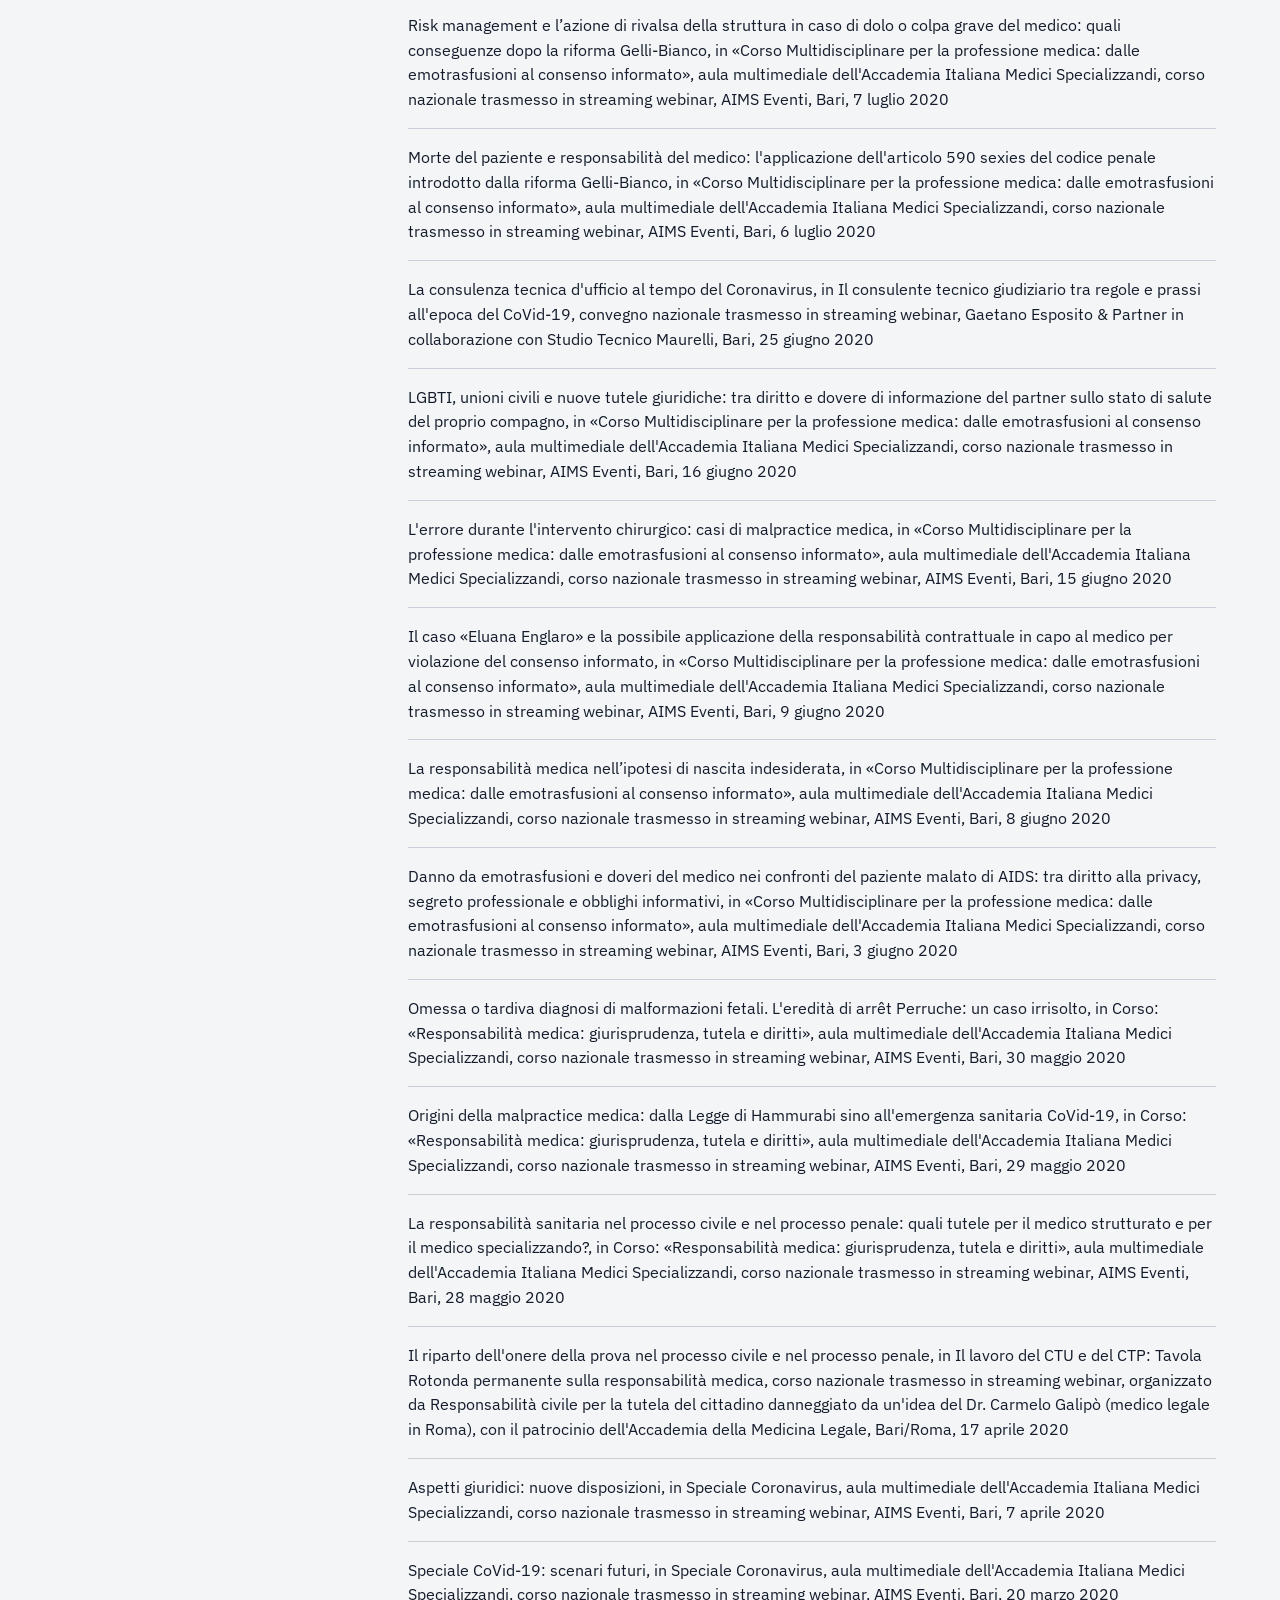
<file: profilo/index.html>
<!DOCTYPE html><html lang="it"><head><meta charset="utf-8"><meta name="viewport" content="width=device-width, initial-scale=1"><script>
    // Tema deciso prima del primo disegno, così la pagina non lampeggia: scelta salvata, altrimenti sistema.
    // Senza JavaScript vale il chiaro (i suoi token stanno anche su :root) e l'icona del tema non si mostra.
    let temaSalvato; try { temaSalvato = localStorage.getItem("tema"); } catch (e) {}
    document.documentElement.dataset.tema = temaSalvato || (matchMedia("(prefers-color-scheme: dark)").matches ? "scuro" : "chiaro");
  </script><title>Profilo dell&#39;Avv. Paolo Iannone</title><meta name="description" content="Il profilo dell'Avv. Paolo Iannone, avvocato del Foro di Bari, raccoglie formazione, attività professionale, docenze, attività scientifica e relazioni a convegni."><meta name="robots" content="noindex, nofollow"><link rel="canonical" href="https://tqmcnc-lang.github.io/profilo/"><link rel="icon" href="/_astro/logo-iannone.C3vHtk0g.svg" type="image/svg+xml"><meta name="theme-color" content="#F4F5F7" media="(prefers-color-scheme: light)"><meta name="theme-color" content="#071530" media="(prefers-color-scheme: dark)"><meta property="og:type" content="website"><meta property="og:locale" content="it_IT"><meta property="og:title" content="Profilo dell'Avv. Paolo Iannone"><meta property="og:description" content="Il profilo dell'Avv. Paolo Iannone, avvocato del Foro di Bari, raccoglie formazione, attività professionale, docenze, attività scientifica e relazioni a convegni."><meta property="og:url" content="https://tqmcnc-lang.github.io/profilo/"><link rel="stylesheet" href="/_astro/Base.9s3mO07t.css"></head><body><a class="salta" href="#contenuto">Salta al contenuto</a><div class="anteprima"><p class="contenitore">Anteprima del sito: i testi sono in attesa di validazione e possono ancora cambiare.</p></div><header><div class="contenitore"><a class="marchio" href="/"><img class="logo-chiaro" src="/_astro/logo-iannone.C3vHtk0g.svg" alt="" width="509" height="577"><img class="logo-scuro" src="/_astro/logo-iannone-negativo.D569W6b_.svg" alt="" width="509" height="577">Avv. Paolo Iannone</a><div id="menu" popover><button class="chiudi-menu" type="button" popovertarget="menu" popovertargetaction="hide">Chiudi</button><nav aria-label="Principale"><a href="/#attivita">Attività</a><a href="/#libri">Pubblicazioni</a><a href="/#percorso">Percorso</a><a href="/#video">Video</a><a href="/profilo/" aria-current="page">Profilo</a><a class="solo-pannello" href="/#contatti">Contatti</a></nav><div class="scelte"><button class="tema" type="button" aria-label="Passa al tema scuro" title="Passa al tema scuro" data-verso-scuro="Passa al tema scuro" data-verso-chiaro="Passa al tema chiaro"><svg class="luna" viewBox="0 0 256 256" fill="currentColor" aria-hidden="true" focusable="false"><path d="M233.54,142.23a8,8,0,0,0-8-2,88.08,88.08,0,0,1-109.8-109.8,8,8,0,0,0-10-10,104.84,104.84,0,0,0-52.91,37A104,104,0,0,0,136,224a103.09,103.09,0,0,0,62.52-20.88,104.84,104.84,0,0,0,37-52.91A8,8,0,0,0,233.54,142.23ZM188.9,190.34A88,88,0,0,1,65.66,67.11a89,89,0,0,1,31.4-26A106,106,0,0,0,96,56,104.11,104.11,0,0,0,200,160a106,106,0,0,0,14.92-1.06A89,89,0,0,1,188.9,190.34Z"></path></svg><svg class="sole" viewBox="0 0 256 256" fill="currentColor" aria-hidden="true" focusable="false"><path d="M120,40V16a8,8,0,0,1,16,0V40a8,8,0,0,1-16,0Zm72,88a64,64,0,1,1-64-64A64.07,64.07,0,0,1,192,128Zm-16,0a48,48,0,1,0-48,48A48.05,48.05,0,0,0,176,128ZM58.34,69.66A8,8,0,0,0,69.66,58.34l-16-16A8,8,0,0,0,42.34,53.66Zm0,116.68-16,16a8,8,0,0,0,11.32,11.32l16-16a8,8,0,0,0-11.32-11.32ZM192,72a8,8,0,0,0,5.66-2.34l16-16a8,8,0,0,0-11.32-11.32l-16,16A8,8,0,0,0,192,72Zm5.66,114.34a8,8,0,0,0-11.32,11.32l16,16a8,8,0,0,0,11.32-11.32ZM48,128a8,8,0,0,0-8-8H16a8,8,0,0,0,0,16H40A8,8,0,0,0,48,128Zm80,80a8,8,0,0,0-8,8v24a8,8,0,0,0,16,0V216A8,8,0,0,0,128,208Zm112-88H216a8,8,0,0,0,0,16h24a8,8,0,0,0,0-16Z"></path></svg></button></div></div><a class="pulsante" href="/#contatti">Contatta lo studio</a><button class="apri-menu" type="button" popovertarget="menu">Menu</button></div></header><script type="module">var e=document.documentElement,t=document.querySelector(`.tema`),n=()=>{let n=e.dataset.tema===`scuro`?t.dataset.versoChiaro:t.dataset.versoScuro;t.setAttribute(`aria-label`,n),t.title=n};t.addEventListener(`click`,()=>{e.dataset.tema=e.dataset.tema===`scuro`?`chiaro`:`scuro`;try{localStorage.setItem(`tema`,e.dataset.tema)}catch{}n()}),n();var r=document.getElementById(`lingue`),i=document.querySelector(`.lingua`);r&&i&&(r.addEventListener(`beforetoggle`,t=>{if(t.newState!==`open`)return;let n=i.getBoundingClientRect();r.style.top=n.bottom+4+`px`,r.style.left=Math.max(16,Math.min(n.left,e.clientWidth-196))+`px`}),addEventListener(`scroll`,()=>r.hidePopover(),{capture:!0,passive:!0}));var a=document.getElementById(`menu`);a.querySelectorAll(`nav a`).forEach(e=>e.addEventListener(`click`,()=>{a.matches(`:popover-open`)&&a.hidePopover()}));</script><main id="contenuto" tabindex="-1"><div class="pagina profilo"><div class="contenitore"><h1>Profilo</h1><p class="intro">Paolo Iannone è avvocato del Foro di Bari dal 13 ottobre 2017 e si occupa di diritto civile, penale e tributario. Dal 17 dicembre 2019 è iscritto nell&#39;elenco dei difensori per il patrocinio a spese dello Stato.</p><p class="intro">Ha conseguito con lode il Master di II livello in Diritto penale dell&#39;impresa all&#39;Università degli Studi di Bari «Aldo Moro». È autore di 131 pubblicazioni e ha tenuto 140 relazioni a convegni, corsi e seminari: molte riguardano la responsabilità sanitaria.</p><div class="corpo-profilo"><aside class="lato"><button class="apri-indice" type="button" popovertarget="indice" data-iniziale="In questa pagina"><span class="dove">In questa pagina</span><svg class="freccia" viewBox="0 0 256 256" fill="currentColor" aria-hidden="true" focusable="false"><path d="M213.66,101.66l-80,80a8,8,0,0,1-11.32,0l-80-80A8,8,0,0,1,53.66,90.34L128,164.69l74.34-74.35a8,8,0,0,1,11.32,11.32Z"></path></svg></button><div id="indice" popover><p class="titolo-indice">In questa pagina</p><nav aria-label="In questa pagina"><a href="#professione"><span>Attività professionale</span><span class="conta">5</span></a><a href="#formazione"><span>Formazione</span><span class="conta">17</span></a><a href="#docenza"><span>Docenza</span><span class="conta">10</span></a><a href="#ricerca"><span>Attività scientifica</span><span class="conta">6</span></a><a href="#riconoscimenti"><span>Riconoscimenti</span><span class="conta">9</span></a><a href="#associazioni"><span>Attività associative</span><span class="conta">4</span></a><a href="#pratica"><span>Pratica ed esperienze</span><span class="conta">4</span></a><a href="#convegni"><span>Relazioni a convegni e seminari</span><span class="conta">140</span></a><a href="#lingue-informatica"><span>Lingue e informatica</span></a></nav></div></aside><div class="sezioni"><section class="cv" id="professione" aria-labelledby="titolo-professione"><h2 id="titolo-professione">Attività professionale</h2><ol><li><span class="quando">dal 2017</span><span>Avvocato iscritto all&#39;Ordine degli Avvocati di Bari dal 13 ottobre 2017. Esercita nel distretto della Corte d&#39;appello di Bari in materia civile, penale e tributaria.</span></li><li><span class="quando">dal 2019</span><span>Iscritto dal 17 dicembre 2019 nell&#39;elenco dei difensori per il patrocinio a spese dello Stato in materia civile, penale e tributaria.</span></li><li><span class="quando">2018-2019</span><span>Componente della Commissione cultura, spettacolo e sport dell&#39;Ordine degli Avvocati di Bari dal 26 febbraio 2018 al 21 gennaio 2019.</span></li><li><span class="quando">2016</span><span>Inserito il 18 novembre 2016 nell&#39;elenco dei consulenti legali in materia di diritti LGBTI.</span></li><li><span class="quando">2015-2018</span><span>Delegato territoriale dell&#39;associazione «ConfContribuenti Italia» per il Comune di Bari: consulenza legale agli associati in materia civile, bancaria, tributaria, di famiglia, di lavoro e di infortunistica.</span></li></ol></section><section class="cv" id="formazione" aria-labelledby="titolo-formazione"><h2 id="titolo-formazione">Formazione</h2><ol><li><span class="quando">2022</span><span>Specializzazione CLIL (Content and Language Integrated Learning) per l&#39;insegnamento in lingua inglese, Università telematica «e-Campus», 28 ottobre 2022.</span></li><li><span class="quando">2021</span><span>Master di I livello in «Metodologie dell&#39;insegnamento e didattica multimediale per l&#39;apprendimento attivo», Università telematica «e-Campus», 24 giugno 2021.</span></li><li><span class="quando">2020</span><span>Corso «CS50 for Lawyers» dell&#39;Università di Harvard (HarvardX) su informatica e diritto, dicembre 2020.</span></li><li><span class="quando">2020</span><span>Master di I livello in «L&#39;insegnamento delle materie giuridico-economiche negli istituti secondari di II grado: metodologie didattiche», Università telematica «e-Campus», 17 giugno 2020.</span></li><li><span class="quando">2020</span><span>24 crediti formativi universitari in psicologia dell&#39;educazione, antropologia culturale, pedagogia e metodologie didattiche, requisito per l&#39;insegnamento nella scuola secondaria, Università telematica «e-Campus», 20 giugno 2020.</span></li><li><span class="quando">2020</span><span>Tavola rotonda permanente «Il lavoro del CTU e del CTP» dell&#39;Accademia della Medicina Legale, da aprile a ottobre 2020.</span></li><li><span class="quando">2020</span><span>Seminario «La responsabilità medica, dalla legge Gelli-Bianco alla giurisprudenza di San Martino 2019» della Fondazione Scuola Forense Barese, 24 gennaio 2020.</span></li><li><span class="quando">2018-2020</span><span>Corso biennale «Deontologia e tecnica del penalista» (IX edizione) della Scuola territoriale della Camera penale di Bari, d&#39;intesa con il Consiglio dell&#39;Ordine degli Avvocati di Bari.</span></li><li><span class="quando">2017</span><span>Esame di Stato per l&#39;abilitazione alla professione di avvocato, superato il 4 ottobre 2017.</span></li><li><span class="quando">2016</span><span>Corso di formazione per mediatore civile e commerciale, organizzato da un ente iscritto nel registro del Ministero della giustizia.</span></li><li><span class="quando">2016</span><span>Corso nazionale di alta formazione in gestione della crisi da sovraindebitamento, organizzato dal C.I.A.S.U. con l&#39;Università degli Studi di Bari «Aldo Moro».</span></li><li><span class="quando">2015</span><span>Master di II livello in Business Criminal Law - Diritto penale dell&#39;impresa (XVI edizione), conseguito con lode all&#39;Università degli Studi di Bari «Aldo Moro» il 19 maggio 2015 con una tesi su «L&#39;illecito ambientale nella gestione dei rifiuti».</span></li><li><span class="quando">2015</span><span>Corso di preparazione giuridica in diritto civile e penale, da febbraio a dicembre 2015.</span></li><li><span class="quando">2015</span><span>Corso di formazione professionale su anatocismo, usura finanziaria e debiti incagliati dell&#39;associazione «ConfContribuenti Italia».</span></li><li><span class="quando">2014</span><span>Corso di alta formazione professionale in diritto tributario, accreditato dall&#39;Ordine degli Avvocati di Bari, giugno 2014.</span></li><li><span class="quando">2013</span><span>Laurea magistrale in Giurisprudenza all&#39;Università degli Studi di Bari «Aldo Moro», 18 luglio 2013, con una tesi in istituzioni di diritto privato su «La responsabilità del professionista nei rapporti con il cliente».</span></li><li><span class="quando">2007</span><span>Diploma di ragioniere perito commerciale e programmatore all&#39;Istituto tecnico commerciale «Domenico Romanazzi» di Bari.</span></li></ol><details class="altri"><summary>Altri corsi di formazione</summary><p>Corsi online con esame finale di Life Learning (2021-2023): «Mappe mentali: uno strumento per la gestione aziendale e personale», «Fatturazione elettronica e modello 730», «Sharing Economy: la rivoluzione nella condivisione», «Diritto alla salute: il Servizio Sanitario Nazionale», «Assistenza fiscale: compilazione modelli ISEE», «Consulente dei consumi», «Europrogettazione», «Marketing per le imprese locali», «Marketing Trend», «Web Marketing Strategies», «Contratti internazionali: elementi salienti della redazione e della negoziazione internazionale», «Diventa docente», «GDPR e Marketing: gestire le comunicazioni indesiderate», «GDPR: il nuovo Regolamento europeo (2016/679) per la social privacy», «Negoziazione per Startup», «Orientamento scolastico: nuovi metodi per scegliere la scuola giusta», «La gestione dei contratti di lavoro», «Agile Project Management», «Business Model Canvas: creare e sviluppare nuovi modelli di impresa», «Dipendenze da internet: Cyberbullismo, Grooming e Sexting», «Criminal Profiling: Stalking e Femminicidio», «La Società per Azioni: costituzione e conferimenti, sistemi di amministrazione, assemblea e organi di controllo». Corso «Le basi della cyber sicurezza» di Kaspersky (2022). Corso BLSD (Basic Life Support and Defibrillation) secondo le linee guida ILCOR 2015 (2018).</p></details></section><section class="cv" id="docenza" aria-labelledby="titolo-docenza"><h2 id="titolo-docenza">Docenza</h2><ol><li><span class="quando">dal 2024</span><span>Dal 29 febbraio 2024 professore a contratto di «Bioetica e aspetti giuridici nella pratica di medicina estetica» all&#39;Università telematica «e-Campus» di Novedrate (CO) per il master in «Medicina estetica, nutrizione e anti-aging» dell&#39;Accademia Italiana Medici Specializzandi (AIMS).</span></li><li><span class="quando">2022-2023</span><span>Docente dei master AIMS «Medicina estetica, nutrizione e anti-aging» (2022) e «Tricologia e autotrapianto di capelli» (2023).</span></li><li><span class="quando">2021-2022</span><span>Direttore scientifico e docente dei corsi nazionali di AIMS Eventi di preparazione all&#39;esame di avvocato (2021-2022), di perfezionamento in diritto sanitario (2021) e di perfezionamento in responsabilità professionale (2022).</span></li><li><span class="quando">2021</span><span>Docente e responsabile del primo corso nazionale in «Diritto e legislazione sanitaria» dell&#39;AIMS, in collaborazione con l&#39;Ordine degli Avvocati di Bari; docente del corso «Medical Writing: how to?», accreditato ECM.</span></li><li><span class="quando">2020</span><span>Docente a contratto nei corsi AIMS «Speciale Coronavirus», «Responsabilità medica: giurisprudenza, tutela e diritti» e «Corso multidisciplinare per la professione medica: dalle emotrasfusioni al consenso informato», questi ultimi due accreditati ECM.</span></li><li><span class="quando">2019</span><span>Docente al convegno «La responsabilità medica dopo la legge 8 marzo 2017, n. 24» della Scuola Superiore della Magistratura (struttura didattica territoriale di Salerno), 22 maggio 2019.</span></li><li><span class="quando">2019</span><span>Lezione su «Cittadinanza e Costituzione» all&#39;I.T.C.S. «Vivante» di Bari, 6 maggio 2019.</span></li><li><span class="quando">2018</span><span>Docente al secondo convegno nazionale sulla responsabilità medica dopo la legge 8 marzo 2017, n. 24, della Scuola Superiore della Magistratura (struttura territoriale per il distretto della Corte d&#39;appello di Potenza), Matera, 21 e 22 giugno 2018.</span></li><li><span class="quando">2016-2020</span><span>Cultore della materia in Diritto di famiglia alla facoltà di Giurisprudenza dell&#39;Università degli Studi di Bari «Aldo Moro»: nomina del 28 giugno 2016, collaborazione con la cattedra fino al 13 gennaio 2020.</span></li><li><span class="quando">2015-2016</span><span>Cultore della materia in Diritto dei mezzi di comunicazione nel corso di studio in Scienze della comunicazione dell&#39;Università degli Studi di Bari «Aldo Moro»; collaborazione alla preparazione degli studenti.</span></li></ol></section><section class="cv" id="ricerca" aria-labelledby="titolo-ricerca"><h2 id="titolo-ricerca">Attività scientifica</h2><ol><li><span class="quando">2025</span><span>Dal 20 novembre 2025 Lawyer Trainer della piattaforma di intelligenza artificiale «GiuriMatrix» per il diritto civile e la responsabilità sanitaria.</span></li><li><span class="quando">2021</span><span>Dal 22 novembre 2021 componente del comitato redazionale della rivista trimestrale «Diritto di famiglia e della pedagogia delle persone» (edizioni Ad Maiora, Roma).</span></li><li><span class="quando">2019</span><span>Dal 9 aprile 2019 componente del comitato redazionale della rivista trimestrale di responsabilità sanitaria «Alcmaeon» (edizioni Ad Maiora, Roma).</span></li><li><span class="quando">2018</span><span>Presentazione della monografia sulla responsabilità medica nella sala stampa della Camera dei deputati, 7 febbraio 2018.</span></li><li><span class="quando">2016</span><span>Citazione nel bollettino «Nuove accessioni» del Polo bibliotecario parlamentare (Biblioteca del Senato e Biblioteca della Camera), 2016, n. 4.</span></li><li><span class="quando">2013-2019</span><span>Componente del comitato scientifico del «Commentario del Merito», che organizza convegni accreditati dall&#39;Ordine degli Avvocati di Bari. Nel 2013 ha organizzato un corso gratuito di tecniche di redazione degli elaborati giuridici per i praticanti avvocati.</span></li></ol><p class="link"><a href="/pubblicazioni/">Tutte le 131 pubblicazioni</a></p></section><section class="cv" id="riconoscimenti" aria-labelledby="titolo-riconoscimenti"><h2 id="titolo-riconoscimenti">Riconoscimenti</h2><ol><li><span class="quando">2020</span><span>Attestato del Rotary Club Bari Castello al presidente del Rotaract Club Bari Agorà per l&#39;anno sociale 2019-2020, 26 giugno 2020.</span></li><li><span class="quando">2019</span><span>Attestato dell&#39;Associazione Diplomatici al presidente del Rotaract Club Bari Agorà, 9 dicembre 2019.</span></li><li><span class="quando">2019</span><span>Titolo di Paul Harris Fellow della Fondazione Rotary del Rotary International, 1° luglio 2019.</span></li><li><span class="quando">2019</span><span>Attestato del Rotary Club Bari Castello, 28 giugno 2019.</span></li><li><span class="quando">2019</span><span>Attestato di ringraziamento della Scuola Superiore della Magistratura (struttura didattica territoriale di Salerno) per la relazione al convegno del 22 maggio 2019.</span></li><li><span class="quando">2019</span><span>Attestato del Distretto Rotaract 2120 al Rotaract Club Bari Agorà come club più attivo sul territorio, 11 maggio 2019.</span></li><li><span class="quando">2019</span><span>Menzione onorevole del Governatore del Distretto Rotary 2120 al presidente del Rotaract Club Bari Agorà, 16 febbraio 2019.</span></li><li><span class="quando">2017</span><span>Recensione della monografia «La responsabilità medica. Le novità della legge 24/2017» su «Diritto e Lavoro», quotidiano di informazione giuridica di Salerno, 21 novembre 2017.</span></li><li><span class="quando">2017</span><span>Attestato di gratitudine e merito dell&#39;Associazione Giovani Avvocati (A.G.AVV.) per l&#39;impegno nella formazione e nell&#39;aggiornamento dei giovani avvocati, Bitonto, 4 luglio 2017.</span></li></ol></section><section class="cv" id="associazioni" aria-labelledby="titolo-associazioni"><h2 id="titolo-associazioni">Attività associative</h2><ol><li><span class="quando">2018-2021</span><span>Socio del Rotaract Club Bari Agorà (Distretto 2120, Rotary International): vicepresidente nel 2018 e poi presidente per due mandati consecutivi dal 12 novembre 2018 al 30 giugno 2020.</span></li><li><span class="quando">2018-2019</span><span>Componente del direttivo dell&#39;Associazione Giovani Avvocati «Giuseppe Napoli», che organizza convegni accreditati dall&#39;Ordine degli Avvocati di Bari.</span></li><li><span class="quando">2013-2014</span><span>Socio fondatore e vicepresidente dell&#39;associazione «Araneae Tela», che diffonde la cultura giuridica ed economica con eventi e corsi di aggiornamento.</span></li><li><span class="quando">2013</span><span>Socio fondatore dell&#39;associazione «Pensare ad Alta Voce» e referente della commissione giustizia.</span></li></ol></section><section class="cv" id="pratica" aria-labelledby="titolo-pratica"><h2 id="titolo-pratica">Pratica ed esperienze</h2><ol><li><span class="quando">2015</span><span>Tirocinio di 300 ore in uno studio legale, previsto dal master in Diritto penale dell&#39;impresa, da gennaio a marzo 2015.</span></li><li><span class="quando">2013-2017</span><span>Pratica forense a Bari: iscrizione nel registro dei praticanti avvocati il 24 luglio 2013 e abilitazione al patrocinio dal 1° ottobre 2014.</span></li><li><span class="quando">2011-2013</span><span>Collaborazione con uno studio legale di Bari durante gli studi universitari.</span></li><li><span class="quando">2004-2007</span><span>Alternanza scuola-lavoro con un tirocinio di 300 ore in un&#39;azienda informatica.</span></li></ol></section><section class="cv convegni" id="convegni" aria-labelledby="titolo-convegni"><h2 id="titolo-convegni">Relazioni a convegni e seminari <span class="conta">140</span></h2><p class="intro">L&#39;elenco riporta le 140 relazioni dal 2013 al 2025 a partire dalla più recente.</p><nav class="anni" aria-labelledby="titolo-anni"><span id="titolo-anni">Vai all&#39;anno</span><a href="#anno-2025">2025</a><a href="#anno-2024">2024</a><a href="#anno-2023">2023</a><a href="#anno-2022">2022</a><a href="#anno-2021">2021</a><a href="#anno-2020">2020</a><a href="#anno-2019">2019</a><a href="#anno-2018">2018</a><a href="#anno-2017">2017</a><a href="#anno-2016">2016</a><a href="#anno-2015">2015</a><a href="#anno-2014">2014</a><a href="#anno-2013">2013</a></nav><h3 id="anno-2025">2025 <span class="conta">3</span></h3><ol><li lang="it">Processo civile telematico, in Corso di assistente in studio legale e notarile, corso nazionale trasmesso in streaming webinar, APTA Eventi, Bari, 15 febbraio 2025</li><li lang="it">Compilazione decreti ingiuntivi, in Corso di assistente in studio legale e notarile, corso nazionale trasmesso in streaming webinar, APTA Eventi, Bari, 15 febbraio 2025</li><li lang="it">Privacy, GDPR, tutela della riservatezza e informativa, in Corso di assistente in studio legale e notarile, corso nazionale trasmesso in streaming webinar, APTA Eventi, Bari, 15 febbraio 2025</li></ol><h3 id="anno-2024">2024 <span class="conta">1</span></h3><ol><li lang="it">Urbanistica ed infrastrutture, in un incontro con i candidati Sindaco, domande per il futuro della città metropolitana di Bari, Ordine degli Architetti Provinciali, Bari, 27 maggio 2024</li></ol><h3 id="anno-2023">2023 <span class="conta">7</span></h3><ol><li lang="it">Aspetti legali della privacy, in Corso di segretaria d&#39;azienda, corso nazionale trasmesso in streaming webinar, APTA Eventi, Bari, 18 giugno 2023</li><li lang="it">Elementi di diritto commerciale, in Corso di segretaria d&#39;azienda, corso nazionale trasmesso in streaming webinar, APTA Eventi, Bari, 17 giugno 2023</li><li lang="it">Elementi di diritto del lavoro, in Corso di segretaria d&#39;azienda, corso nazionale trasmesso in streaming webinar, APTA Eventi, Bari, 16 giugno 2023</li><li lang="it">Segreto professionale, in Corso di segretaria d&#39;azienda, corso nazionale trasmesso in streaming webinar, APTA Eventi, Bari, 15 giugno 2023</li><li lang="it">Compilazione referto e cartella clinica, in Corso di segretaria d&#39;azienda, corso nazionale trasmesso in streaming webinar, APTA Eventi, Bari, 14 giugno 2023</li><li lang="it">Aspetti medico legali nella pratica di implantologia, in Master di perfezionamento in tema di «Tricologia e autotrapianto di capelli - Corso 2023», aula multimediale dell&#39;Accademia Italiana Medici Specializzandi, corso nazionale trasmesso in streaming webinar, AIMS Eventi, Bari, 10 marzo 2023</li><li lang="it">Come gestire un consultorio di autotrapianto: aspetti giuridici e fiscali, in Master di perfezionamento in tema di «Tricologia e autotrapianto di capelli - Corso 2023», aula multimediale dell&#39;Accademia Italiana Medici Specializzandi, corso nazionale trasmesso in streaming webinar, AIMS Eventi, Bari, 3 marzo 2023</li></ol><h3 id="anno-2022">2022 <span class="conta">12</span></h3><ol><li lang="it">Diritto del lavoro in ambito sanitario: assunzioni in struttura, contratti di intra ed extra moenia e tutela delle lavoratrici in gravidanza, in Corso di Perfezionamento in tema di «Diritto Sanitario», aula multimediale dell&#39;Accademia Italiana Medici Specializzandi, registrazione di quattro ore di video-lezione, corso nazionale trasmesso in streaming webinar, AIMS Eventi, Bari, 3 dicembre 2022</li><li lang="it">Privacy e segreto professionale in ambito sanitario, in Corso di Perfezionamento in tema di «Diritto Sanitario», aula multimediale dell&#39;Accademia Italiana Medici Specializzandi, registrazione di quattro ore di video-lezione, corso nazionale trasmesso in streaming webinar, AIMS Eventi, Bari, 19 novembre 2022</li><li lang="it">La responsabilità medica, in Corso di Perfezionamento in tema di «Diritto Sanitario», aula multimediale dell&#39;Accademia Italiana Medici Specializzandi, registrazione di quattro ore di video-lezione, corso nazionale trasmesso in streaming webinar, AIMS Eventi, Bari, 5 novembre 2022</li><li lang="it">Giustizia predittiva e interpretazione della legge con modelli matematici: valutazione delle prove secondo prudente apprezzamento, in Corso di Perfezionamento in tema di «Responsabilità Professionale», aula multimediale dell&#39;Accademia Italiana Medici Specializzandi, corso nazionale trasmesso in streaming webinar, AIMS Eventi, Bari, 10 maggio 2022</li><li lang="it">La responsabilità penale dell&#39;avvocato, del medico e del notaio, in Corso di Perfezionamento in tema di «Responsabilità Professionale», aula multimediale dell&#39;Accademia Italiana Medici Specializzandi, corso nazionale trasmesso in streaming webinar, AIMS Eventi, Bari, 1 aprile 2022</li><li lang="it">La responsabilità professionale dell&#39;avvocato, del medico e del notaio: casi e profili di responsabilità civile, in Corso di Perfezionamento in tema di «Responsabilità Professionale», aula multimediale dell&#39;Accademia Italiana Medici Specializzandi, corso nazionale trasmesso in streaming webinar, AIMS Eventi, Bari, 11 marzo 2022</li><li lang="it">Gestione di un Centro di Medicina Estetica, in Master di perfezionamento in tema di «Medicina Estetica, Nutrizione e Anti-Aging - Corso 2022», aula multimediale dell&#39;Accademia Italiana Medici Specializzandi, corso nazionale trasmesso in streaming webinar, AIMS Eventi, Bari, 17 febbraio 2022</li><li lang="it">Bioetica e aspetti giuridici nella pratica di Medicina Estetica, in Master di perfezionamento in tema di «Medicina Estetica, Nutrizione e Anti-Aging - Corso 2022», aula multimediale dell&#39;Accademia Italiana Medici Specializzandi, corso nazionale trasmesso in streaming webinar, AIMS Eventi, Bari, 15 febbraio 2022</li><li lang="it">La figura del professionista intellettuale: polizza assicurativa, responsabilità professionale e nascita della giustizia difensiva e della medicina difensiva, in Corso di Perfezionamento in tema di «Responsabilità Professionale», aula multimediale dell&#39;Accademia Italiana Medici Specializzandi, corso nazionale trasmesso in streaming webinar, AIMS Eventi, Bari, 11 febbraio 2022</li><li lang="it">Tecniche di redazione degli elaborati giuridici forensi, in Open Day del Corso di preparazione all&#39;esame di avvocato, convegno nazionale trasmesso in streaming webinar, Aims Eventi, Bari, 5 febbraio 2022</li><li lang="it">L’azione diretta nei confronti dell’impresa di assicurazione, della struttura sanitaria e del libero professionista, in La Radio della responsabilità sanitaria e della sicurezza delle cure, intervista a cura di Radio Democede (Direttore scientifico: Prof. Michele Filippelli), trasmesso in streaming webinar, Bari, 3 febbraio 2022</li><li lang="it">La responsabilità professionale dell&#39;avvocato: i rapporti con i colleghi, i clienti e le controparti, in Corso di Perfezionamento in tema di «Responsabilità Professionale», aula multimediale dell&#39;Accademia Italiana Medici Specializzandi, corso nazionale trasmesso in streaming webinar, AIMS Eventi, Bari, 14 gennaio 2022</li></ol><h3 id="anno-2021">2021 <span class="conta">33</span></h3><ol><li lang="it">Le criticità nel settore sanitario al tempo del Coronavirus, in Corso «Il Whistleblowing nel mercato del lavoro: le criticità nel settore sanitario al tempo del Coronavirus», aula multimediale dell&#39;Accademia Italiana Medici Specializzandi, corso nazionale trasmesso in streaming webinar, AIMS Eventi, Bari, 14 dicembre 2021</li><li lang="it">Tecniche di redazione degli scritti giuridici, in Open Day del Corso di preparazione all&#39;esame di avvocato, convegno tenutosi al Barion Hotel &amp; Congressi, S.S. 16 Km 816 Direzione Brindisi, 70126 Bari, Aims Eventi, Bari, 11 dicembre 2021</li><li lang="it">Diritto veterinario, diritto tributario e tutela della salute, in Corso di Perfezionamento in Diritto Sanitario «Tutela della sicurezza alimentare», aula multimediale dell&#39;Accademia Italiana Medici Specializzandi, corso nazionale trasmesso in streaming webinar, AIMS Eventi, Bari, 17 novembre 2021</li><li lang="it">UE e sicurezza alimentare: la responsabilità del produttore, in Corso di Perfezionamento in Diritto Sanitario «Tutela della sicurezza alimentare», aula multimediale dell&#39;Accademia Italiana Medici Specializzandi, corso nazionale trasmesso in streaming webinar, AIMS Eventi, Bari, 10 novembre 2021</li><li lang="it">Il diritto del lavoro al tempo del Coronavirus: le criticità nel settore sanitario, in Corso «Il diritto del lavoro: le nuove tutele e prospettive giuridiche al tempo del Coronavirus», aula multimediale dell&#39;Accademia Italiana Medici Specializzandi, corso nazionale trasmesso in streaming webinar, AIMS Eventi, Bari, 9 novembre 2021</li><li lang="it">Riordino delle professioni sanitarie: evoluzione normativa, in Corso di Perfezionamento in Diritto Sanitario «Professioni sanitarie e rapporto di lavoro con il SSN», aula multimediale dell&#39;Accademia Italiana Medici Specializzandi, corso nazionale trasmesso in streaming webinar, AIMS Eventi, Bari, 3 novembre 2021</li><li lang="it">Valutazione della performance e della qualità dell&#39;assistenza: evoluzione del management pubblico in sanità, in Corso di Perfezionamento in Diritto Sanitario «Management della sanità e valutazione della qualità», aula multimediale dell&#39;Accademia Italiana Medici Specializzandi, corso nazionale trasmesso in streaming webinar, AIMS Eventi, Bari, 27 ottobre 2021</li><li lang="it">Funzione e rilevanza probatoria della consulenza tecnica d&#39;ufficio nel processo civile e penale, in Corso «La consulenza tecnica d&#39;ufficio: doveri e responsabilità del medico legale dopo la riforma Gelli-Bianco», aula multimediale dell&#39;Accademia Italiana Medici Specializzandi, corso nazionale trasmesso in streaming webinar, AIMS Eventi, Bari, 26 ottobre 2021</li><li lang="it">Tutela del diritto alla salute nella proiezione del paziente: caso della pandemia CoVid-19, in Corso di Perfezionamento in Diritto Sanitario «Tutela costituzionale della salute: rischio clinico e sicurezza delle cure», aula multimediale dell&#39;Accademia Italiana Medici Specializzandi, corso nazionale trasmesso in streaming webinar, AIMS Eventi, Bari, 20 ottobre 2021</li><li lang="it">Sicurezza e igiene sul lavoro: emergenza sanitaria CoVid-19 e sanificazione dei luoghi di lavoro, in Corso di Perfezionamento in Diritto Sanitario «Igiene pubblica», aula multimediale dell&#39;Accademia Italiana Medici Specializzandi, corso nazionale trasmesso in streaming webinar, AIMS Eventi, Bari, 13 ottobre 2021</li><li lang="it">Carta dei servizi, principio di trasparenza, bilanciamento tra istanza di accesso e diritto alla privacy, in Corso di Perfezionamento in Diritto Sanitario «Comunicazione sanitaria», aula multimediale dell&#39;Accademia Italiana Medici Specializzandi, corso nazionale trasmesso in streaming webinar, AIMS Eventi, Bari, 8 ottobre 2021</li><li lang="it">L&#39;evoluzione normativa e giurisprudenziale in materia di diritto di famiglia: parto anonimo e diritto a conoscere le proprie origini, la Legge 20 maggio 2016, n. 76 in tema di regolamentazione delle unioni civili tra persone dello stesso sesso e disciplina delle convivenze, in Corso «Famiglia e Comunità», aula multimediale dell&#39;Accademia Italiana Medici Specializzandi, corso nazionale trasmesso in streaming webinar, AIMS Eventi, Bari, 28 settembre 2021</li><li lang="it">Funzioni di controllo sulle aziende sanitarie, in Corso di Perfezionamento in Diritto Sanitario «Il sistema dei controlli sulle aziende sanitarie», aula multimediale dell&#39;Accademia Italiana Medici Specializzandi, corso nazionale trasmesso in streaming webinar, AIMS Eventi, Bari, 22 settembre 2021</li><li lang="it">Finanziamento del SSN (fabbisogno, risorse per il FSN, fonti di finanziamento), in Corso di Perfezionamento in Diritto Sanitario «Programmazione e finanziamento», aula multimediale dell&#39;Accademia Italiana Medici Specializzandi, corso nazionale trasmesso in streaming webinar, AIMS Eventi, Bari, 17 settembre 2021</li><li lang="it">I contratti Co.Co.Co. e assicurativi per i medici, in Corso «Professione medica, come iniziare? Temi fiscali e legali», aula multimediale Fondazione AIMS Onlus, corso nazionale trasmesso in streaming webinar, Bari, 14 settembre 2021</li><li lang="it">Modelli organizzativi della Sanità e orientamenti regionali: piano sanitario regionale e governo condiviso del SSN dopo la riforma del titolo V della Costituzione, in Corso di Perfezionamento in Diritto Sanitario «Modelli sanitari regionali e prestazioni sanitarie», aula multimediale dell&#39;Accademia Italiana Medici Specializzandi, corso nazionale trasmesso in streaming webinar, AIMS Eventi, Bari, 8 settembre 2021</li><li lang="it">Strutture territoriali dell&#39;assistenza sanitaria: ASL e modello organizzativo, in Corso di Perfezionamento in Diritto Sanitario «Evoluzione legislativa del diritto sanitario e strutture del servizio sanitario», aula multimediale dell&#39;Accademia Italiana Medici Specializzandi, corso nazionale trasmesso in streaming webinar, AIMS Eventi, Bari, 1 settembre 2021</li><li lang="it">L&#39;inquietudine del civilista nel sistema italo-comunitario delle fonti: la validità del metodo proposto nel dialogo tra le Corti interne e sovranazionali, in Corso «L&#39;interpretazione della legge con modelli matematici e la validità del metodo proposto nel dialogo tra Corti interne e sovranazionali», con il Prof. Luigi Viola, aula multimediale dell&#39;Accademia Italiana Medici Specializzandi, corso nazionale trasmesso in streaming webinar, AIMS Eventi, Bari, 2 agosto 2021</li><li lang="it">Tecniche di redazione degli elaborati giuridici forensi, in Open Day del Corso di preparazione all&#39;esame di avvocato, convegno nazionale trasmesso in streaming webinar, Aims Eventi, Bari, 30 luglio 2021</li><li lang="it">La riforma Gelli-Bianco e la responsabilità civile e penale del professionista sanitario, in Corso «I doveri e le responsabilità del medico specializzando», aula multimediale dell&#39;Accademia Italiana Medici Specializzandi, corso nazionale trasmesso in streaming webinar, AIMS Eventi, Bari, 6 luglio 2021</li><li lang="it">Tecniche di redazione degli scritti giuridici, in Open Day del Corso di preparazione all&#39;esame di avvocato, convegno nazionale trasmesso in streaming webinar, Aims Eventi, Bari, 2 luglio 2021</li><li lang="it">Disposizioni normative e nuove linee guida, in Corso «Telemedicina e LES: nuovi approcci diagnostico-terapeutici ed effetti sulla qualità di vita», aula multimediale dell&#39;Accademia Italiana Medici Specializzandi, corso nazionale trasmesso in streaming webinar, AIMS Eventi, Bari, 19 giugno 2021</li><li lang="it">L&#39;evoluzione normativa e giurisprudenziale: dal criterio dell&#39;indennizzo diretto al danno da perdita della vita, in Corso «Omicidio e lesioni stradali: aspetti civilistici e penalistici», aula multimediale dell&#39;Accademia Italiana Medici Specializzandi, corso nazionale trasmesso in streaming webinar, AIMS Eventi, Bari, 8 giugno 2021</li><li lang="it">Tecniche di redazione degli elaborati giuridici forensi, in Open Day del Corso di preparazione all&#39;esame di avvocato, convegno nazionale trasmesso in streaming webinar, Aims Eventi, Bari, 4 giugno 2021</li><li lang="it">La responsabilità medica, in Legalmente: il diritto nella nostra vita quotidiana, intervista a cura di Mediterranea TV (Canali 214 e 698 del Digitale Terrestre), trasmesso in streaming webinar, Bari, 14 maggio 2021</li><li lang="it">La responsabilità dell&#39;avvocato, del medico e del notaio: aspetti civilistici e penalistici, in Corso «La responsabilità del professionista intellettuale nei rapporti con i clienti», aula multimediale dell&#39;Accademia Italiana Medici Specializzandi, corso nazionale trasmesso in streaming webinar, AIMS Eventi, Bari, 11 maggio 2021</li><li lang="it">Il Condominio: disciplina e contenzioso dopo la legge 220/2012, in Corso «Il Condominio negli edifici», aula multimediale dell&#39;Accademia Italiana Medici Specializzandi, corso nazionale trasmesso in streaming webinar, AIMS Eventi, Bari, 13 aprile 2021</li><li lang="it">Vaccino anti Covid-19: tra perplessità sulla validità del consenso-informato e sull&#39;obbligo vaccinale, in Corso «Campagna Vaccinale: dalla teoria alla pratica», aula multimediale dell&#39;Accademia Italiana Medici Specializzandi, corso nazionale trasmesso in streaming webinar, AIMS Eventi, Bari, 10 aprile 2021</li><li lang="it">La telemedicina: profili giuridici, in Corso «E-Health and patient&#39;s compliance», aula multimediale dell&#39;Accademia Italiana Medici Specializzandi, corso nazionale trasmesso in streaming webinar, AIMS Eventi, Bari, 5 marzo 2021</li><li lang="it">La responsabilità civile e penale dell&#39;avvocato, in Corso «La responsabilità professionale dell&#39;avvocato: i rapporti con i colleghi, i clienti e le controparti», aula multimediale dell&#39;Accademia Italiana Medici Specializzandi, corso nazionale trasmesso in streaming webinar, AIMS Eventi, Bari, 1 marzo 2021</li><li lang="it">La responsabilità civile di medici e strutture sanitarie: dalla Legge Balduzzi alla riforma Gelli-Bianco (L&#39;emergenza Coronavirus e nuovi profili di responsabilità), in Corso «Diritto e Legislazione Sanitaria», aula multimediale dell&#39;Accademia Italiana Medici Specializzandi, corso nazionale trasmesso in streaming webinar, AIMS Eventi, Bari, 2 febbraio 2021</li><li lang="it">Diritto costituzionale, civile, penale e elementi di diritto amministrativo (Privacy e GDPR, segreto professionale, consenso-informato, D.A.T., LGBTI, compilazione referto e cartella clinica, risk management), in Corso «Diritto e Legislazione Sanitaria», aula multimediale dell&#39;Accademia Italiana Medici Specializzandi, corso nazionale trasmesso in streaming webinar, AIMS Eventi, Bari, 12 gennaio 2021</li><li lang="it">Tecniche di redazione degli scritti giuridici, in Open Day del Corso di preparazione all&#39;esame di avvocato, convegno nazionale trasmesso in streaming webinar, Aims Eventi, Bari, 9 gennaio 2021</li></ol><h3 id="anno-2020">2020 <span class="conta">23</span></h3><ol><li lang="it">Tecniche di scrittura giuridica, in Open Day del Corso di preparazione all&#39;esame di avvocato, convegno nazionale trasmesso in streaming webinar, Aims Eventi, Bari, 28 dicembre 2020</li><li lang="it">Il consenso informato come premessa alla pubblicazione di un articolo, in «Corso Medical Writing: how to?», aula multimediale dell&#39;Accademia Italiana Medici Specializzandi, corso nazionale trasmesso in streaming webinar, AIMS Eventi, Bari, 18 dicembre 2020</li><li lang="it">Tecniche di redazione degli scritti giuridici, in Open Day del Corso di preparazione all&#39;esame di avvocato, convegno nazionale trasmesso in streaming webinar, Aims Eventi, Bari, 11 dicembre 2020</li><li lang="it">La responsabilità medica, in Legalmente: il diritto nella nostra vita quotidiana, intervista a cura di Mediterranea TV (Canali 214 e 698 del Digitale Terrestre), trasmesso in streaming webinar, Bari, 4 dicembre 2020</li><li lang="it">Tecniche di redazione degli elaborati giuridici forensi, in Open Day del Corso di preparazione all&#39;esame di avvocato, convegno nazionale trasmesso in streaming webinar, Aims Eventi, Bari, 27 novembre 2020</li><li lang="it">I doveri e le responsabilità del medico specializzando al tempo del CoVid-19, in La Radio della responsabilità sanitaria e della sicurezza delle cure, intervista a cura di Radio Democede (Direttore scientifico: Prof. Michele Filippelli), trasmesso in streaming webinar, Bari, 22 ottobre 2020</li><li lang="it">La responsabilità medica tra tradizione e innovazione al tempo del Coronavirus, in La nuova responsabilità medica, convegno in Piazza Leone a Bitritto, Movimento Forense di Bari, Bitritto, 9 settembre 2020</li><li lang="it">Profili di diritto sostanziale e processuale di carattere generale ed in relazione al CoVid-19 nella società e negli istituti penitenziari, in La responsabilità medica e sanitaria, convegno nazionale trasmesso in streaming webinar, Movimento Forense di Crotone, Bari/Crotone, 24 luglio 2020</li><li lang="it">Risk management e l’azione di rivalsa della struttura in caso di dolo o colpa grave del medico: quali conseguenze dopo la riforma Gelli-Bianco, in «Corso Multidisciplinare per la professione medica: dalle emotrasfusioni al consenso informato», aula multimediale dell&#39;Accademia Italiana Medici Specializzandi, corso nazionale trasmesso in streaming webinar, AIMS Eventi, Bari, 7 luglio 2020</li><li lang="it">Morte del paziente e responsabilità del medico: l&#39;applicazione dell&#39;articolo 590 sexies del codice penale introdotto dalla riforma Gelli-Bianco, in «Corso Multidisciplinare per la professione medica: dalle emotrasfusioni al consenso informato», aula multimediale dell&#39;Accademia Italiana Medici Specializzandi, corso nazionale trasmesso in streaming webinar, AIMS Eventi, Bari, 6 luglio 2020</li><li lang="it">La consulenza tecnica d&#39;ufficio al tempo del Coronavirus, in Il consulente tecnico giudiziario tra regole e prassi all&#39;epoca del CoVid-19, convegno nazionale trasmesso in streaming webinar, Gaetano Esposito &amp; Partner in collaborazione con Studio Tecnico Maurelli, Bari, 25 giugno 2020</li><li lang="it">LGBTI, unioni civili e nuove tutele giuridiche: tra diritto e dovere di informazione del partner sullo stato di salute del proprio compagno, in «Corso Multidisciplinare per la professione medica: dalle emotrasfusioni al consenso informato», aula multimediale dell&#39;Accademia Italiana Medici Specializzandi, corso nazionale trasmesso in streaming webinar, AIMS Eventi, Bari, 16 giugno 2020</li><li lang="it">L&#39;errore durante l&#39;intervento chirurgico: casi di malpractice medica, in «Corso Multidisciplinare per la professione medica: dalle emotrasfusioni al consenso informato», aula multimediale dell&#39;Accademia Italiana Medici Specializzandi, corso nazionale trasmesso in streaming webinar, AIMS Eventi, Bari, 15 giugno 2020</li><li lang="it">Il caso «Eluana Englaro» e la possibile applicazione della responsabilità contrattuale in capo al medico per violazione del consenso informato, in «Corso Multidisciplinare per la professione medica: dalle emotrasfusioni al consenso informato», aula multimediale dell&#39;Accademia Italiana Medici Specializzandi, corso nazionale trasmesso in streaming webinar, AIMS Eventi, Bari, 9 giugno 2020</li><li lang="it">La responsabilità medica nell’ipotesi di nascita indesiderata, in «Corso Multidisciplinare per la professione medica: dalle emotrasfusioni al consenso informato», aula multimediale dell&#39;Accademia Italiana Medici Specializzandi, corso nazionale trasmesso in streaming webinar, AIMS Eventi, Bari, 8 giugno 2020</li><li lang="it">Danno da emotrasfusioni e doveri del medico nei confronti del paziente malato di AIDS: tra diritto alla privacy, segreto professionale e obblighi informativi, in «Corso Multidisciplinare per la professione medica: dalle emotrasfusioni al consenso informato», aula multimediale dell&#39;Accademia Italiana Medici Specializzandi, corso nazionale trasmesso in streaming webinar, AIMS Eventi, Bari, 3 giugno 2020</li><li lang="it">Omessa o tardiva diagnosi di malformazioni fetali. L&#39;eredità di arrêt Perruche: un caso irrisolto, in Corso: «Responsabilità medica: giurisprudenza, tutela e diritti», aula multimediale dell&#39;Accademia Italiana Medici Specializzandi, corso nazionale trasmesso in streaming webinar, AIMS Eventi, Bari, 30 maggio 2020</li><li lang="it">Origini della malpractice medica: dalla Legge di Hammurabi sino all&#39;emergenza sanitaria CoVid-19, in Corso: «Responsabilità medica: giurisprudenza, tutela e diritti», aula multimediale dell&#39;Accademia Italiana Medici Specializzandi, corso nazionale trasmesso in streaming webinar, AIMS Eventi, Bari, 29 maggio 2020</li><li lang="it">La responsabilità sanitaria nel processo civile e nel processo penale: quali tutele per il medico strutturato e per il medico specializzando?, in Corso: «Responsabilità medica: giurisprudenza, tutela e diritti», aula multimediale dell&#39;Accademia Italiana Medici Specializzandi, corso nazionale trasmesso in streaming webinar, AIMS Eventi, Bari, 28 maggio 2020</li><li lang="it">Il riparto dell&#39;onere della prova nel processo civile e nel processo penale, in Il lavoro del CTU e del CTP: Tavola Rotonda permanente sulla responsabilità medica, corso nazionale trasmesso in streaming webinar, organizzato da Responsabilità civile per la tutela del cittadino danneggiato da un&#39;idea del Dr. Carmelo Galipò (medico legale in Roma), con il patrocinio dell&#39;Accademia della Medicina Legale, Bari/Roma, 17 aprile 2020</li><li lang="it">Aspetti giuridici: nuove disposizioni, in Speciale Coronavirus, aula multimediale dell&#39;Accademia Italiana Medici Specializzandi, corso nazionale trasmesso in streaming webinar, AIMS Eventi, Bari, 7 aprile 2020</li><li lang="it">Speciale CoVid-19: scenari futuri, in Speciale Coronavirus, aula multimediale dell&#39;Accademia Italiana Medici Specializzandi, corso nazionale trasmesso in streaming webinar, AIMS Eventi, Bari, 20 marzo 2020</li><li lang="it">Evoluzione e trasformazioni della Pubblica Amministrazione, in Origini ed evoluzione della Pubblica Amministrazione in Italia, Aula XVII «Stefano Bianco», facoltà di Scienze Politiche, Università degli Studi di Bari «Aldo Moro», 24 febbraio 2020</li></ol><h3 id="anno-2019">2019 <span class="conta">19</span></h3><ol><li lang="it">La responsabilità professionale dell&#39;avvocato, i rapporti con i colleghi, i clienti e le controparti, in Presentazione del libro di Paolo Iannone, Salotto Letterario, Largo Teatro, 7, Bitonto (BA), 15 novembre 2019</li><li lang="it">Responsabilità penale da errore medico. Ultime sentenze e casi pratici, in La nuova responsabilità medica, problemi processuali e crucialità dell&#39;accertamento tecnico medico-legale, Sala del Consiglio dell&#39;Ordine degli Avvocati presso il Tribunale di Bari, 14 novembre 2019</li><li lang="it">L&#39;assicurazione: tutela legale, colpa grave, sindacati, in Incontro guida per neoabilitati medici, Hotel Palace, Via Francesco Lombardi, 13, Bari, 19 luglio 2019</li><li lang="it">Il Condominio: considerazioni a margine della legge 11 dicembre 2012, n. 220, in Conversazione sul volume scritto dall&#39;avvocato Paolo Iannone: «Il Condominio, disciplina e contenzioso dopo la legge 220/2012» (Cacucci Editore), Auditorium «Cristanziano Serricchio», Palazzo Celestini, Manfredonia (FG), 30 maggio 2019</li><li lang="it">La riforma del terzo settore, come evolverà il mondo dell&#39;associazionismo? Novità ed opportunità, Consulta Comunale di Cassano delle Murge (BA), 29 maggio 2019</li><li lang="it">Il ritorno alla tipicità delle fonti nella responsabilità sanitaria, in La responsabilità medica dopo la legge 8 marzo 2017 n. 24, organizzato dalla Scuola Superiore della Magistratura (Struttura Didattica Territoriale di Salerno), Camera di Commercio di Salerno, 22 maggio 2019</li><li lang="it">Aspetti pratici nella ricostruzione degli incidenti stradali, in Lo stato dell&#39;arte della ricerca scientifica e le sue applicazioni nei procedimenti civili, Ordine degli Ingegneri della Provincia di Bari, 17 maggio 2019</li><li lang="it">Il ritorno alla tipicità delle fonti nella responsabilità sanitaria: le nuove tecniche e strategie difensive, in La responsabilità sanitaria dopo la legge 24/2017: diagnosi di una riforma epocale (Legge 8 marzo 2017, n. 24), Università degli Studi di Bari «Aldo Moro», Bari, 18 aprile 2019</li><li lang="it">La prevenzione della corruzione nella Pubblica Amministrazione tra etica e diritto, Biblioteca del Consiglio dell&#39;Ordine degli Avvocati presso il Tribunale di Bari, 28 marzo 2019</li><li lang="it">La responsabilità medica tra vecchi e nuovi scenari normativi, Auditorium «Teodato Labia - Magistrato», Liceo Classico Nicola Zingarelli, Cerignola (FG), 26 marzo 2019</li><li lang="it">La nuova responsabilità sanitaria: dal primato della giurisprudenza alla disciplina legislativa, Centro Studi e Ricerche «Dr. Sergio Fontana 1900-1982», Canosa di Puglia, 14 marzo 2019</li><li lang="it">Il Condominio, disciplina e contenzioso, Sala degli Specchi, Palazzo di Città, Bitonto (BA), 28 febbraio 2019</li><li lang="it">Il lavoro digitale: quali opportunità e tutele per i giovani?, Università degli Studi di Bari «Aldo Moro», Bari, 19 febbraio 2019</li><li lang="it">Presentazione del libro: interpretazione della legge con modelli matematici - Volume I - seconda edizione (Luigi Viola), Università degli Studi di Bari «Aldo Moro», Bari, 1 febbraio 2019</li><li lang="it">La responsabilità medica dopo le Sezioni Unite del 2015 sul danno prenatale e la legge 8 marzo 2017, n. 24 (riforma Gelli-Bianco), in La nuova responsabilità sanitaria, Tribunale di Matera, 31 gennaio 2019</li><li lang="it">Il ruolo delle scuole calcio: il diritto di non essere un campione, in Le associazioni sportive dilettantistiche tra responsabilità e tutele per i giovani, Università degli Studi di Bari «Aldo Moro», Bari, 25 gennaio 2019</li><li lang="it">Le nuove tecniche e strategie difensive: aspetti giuridici, in La nuova responsabilità sanitaria. Le tutele per medici e pazienti dopo la riforma Gelli-Bianco (legge 24/2017), Sala degli Specchi, Palazzo di Città, Bitonto (BA), 17 gennaio 2019</li><li lang="it">Il credito d&#39;imposta legato all&#39;ecobonus e al sismabonus e i profili giuridici collegati all&#39;urgenza dei lavori condominiali (ex art. 1134 cod. civ.), in Il Condominio: lavori straordinari ed incentivi fiscali tra ecobonus e sismabonus, Università degli Studi di Bari «Aldo Moro», Bari, 15 gennaio 2019</li><li lang="it">Etica e responsabilità sociale, in Al servizio delle nuove generazioni per lo sviluppo del territorio, I.T.C.S. Loperfido-Olivetti, Matera, 12 gennaio 2019</li></ol><h3 id="anno-2018">2018 <span class="conta">22</span></h3><ol><li lang="it">Il Condominio: considerazioni a margine della legge 11 dicembre 2012, n. 220, in Conversazione sul volume scritto dall&#39;avvocato Paolo Iannone: «Il Condominio, disciplina e contenzioso dopo la legge 220/2012» (Cacucci Editore), Università degli Studi di Bari «Aldo Moro», Bari, 30 novembre 2018</li><li lang="it">Il danno non patrimoniale: riflessioni sulla loss of life, in Omicidio e lesioni stradali. L&#39;attuale stato dell&#39;arte: orientamenti e casistica, biblioteca comunale di Bitonto (BA) «E. Rogadeo», Bitonto, 22 novembre 2018</li><li lang="it">Omicidio e lesioni stradali. Prime applicazioni e orientamenti delle novità normative, Università degli Studi di Bari «Aldo Moro», Bari, 26 ottobre 2018</li><li lang="it">I Bitcoin, la nuova frontiera della finanza?, Hotel Mercure Villa Romanazzi Carducci, Bari, 28 settembre 2018</li><li lang="it">Le cartelle esattoriali: evoluzione normativa e giurisprudenziale, Università degli Studi di Bari «Aldo Moro», Bari, 14 settembre 2018</li><li lang="it">Diritto sportivo, famiglia, tutela del minore, Università degli Studi di Bari «Aldo Moro», Bari, 4 luglio 2018</li><li lang="it">Il ritorno alla tipicità delle fonti nella responsabilità sanitaria, in La responsabilità medica dopo la legge 8 marzo 2017 n. 24, secondo convegno nazionale organizzato dalla Scuola Superiore della Magistratura (Struttura Territoriale per il distretto di Corte di Appello di Potenza, cod. corso T18017, 21-22 giugno 2018), Hotel San Domenico, via Roma, Matera, 21 giugno 2018</li><li lang="it">La responsabilità civile e penale del medico: le nuove tecniche e strategie difensive, in La nuova responsabilità sanitaria, prime applicazioni e pronunce giurisprudenziali, con il Consigliere della Corte di Cassazione Dott. Giacomo Travaglino, Movimento Forense di Avellino, Aula Magna del Tribunale, Avellino, 19 giugno 2018</li><li lang="it">Il ruolo del consulente tecnico nelle aule di giustizia alla luce dell&#39;evoluzione tecnologica, in L&#39;influenza del PCT e l&#39;avvento del portale delle vendite pubbliche, Università degli Studi di Bari «Aldo Moro», Bari, 30 maggio 2018</li><li lang="it">Il riparto dell&#39;onere probatorio nella nuova responsabilità sanitaria. Tecniche e strategie difensive alla luce della riforma, in La nuova responsabilità sanitaria prime applicazioni e pronunce giurisprudenziali, Auditorium «Cristanziano Serricchio», Palazzo Celestini, Manfredonia (FG), 25 maggio 2018</li><li lang="it">La nuova figura del responsabile del trattamento dei dati personali in azienda. Guida all&#39;applicazione del Regolamento europeo in materia, Università degli Studi di Bari «Aldo Moro», Bari, 15 maggio 2018</li><li lang="it">Obbligo di vaccinazione, responsabilità genitoriale e tutela del minore, in Danno da vaccino: Costituzionalità dell&#39;obbligo, responsabilità civile e penale, Sala degli Specchi, Palazzo di Città, Bitonto (BA), 11 maggio 2018</li><li lang="it">La responsabilità civile e penale del medico: luci ed ombre sulla nuova normativa, in La nuova responsabilità medica alla luce delle prime applicazioni giurisprudenziali, agriturismo «Lama San Giorgio», Rutigliano (BA), 10 maggio 2018</li><li lang="it">Le novità della riforma: dal contatto sociale all&#39;illecito aquiliano, in La responsabilità medica. Novità e prospettive dopo la riforma Gelli-Bianco, aula multimediale dell&#39;Accademia Italiana Medici Specializzandi, convegno nazionale trasmesso in streaming webinar, AIMS Eventi, Bari, 18 aprile 2018</li><li lang="it">Validità del metodo proposto nel dialogo tra le Corti interne e sovranazionali, in Presentazione del libro: «Interpretazione della legge con modelli matematici» (Prof. Luigi Viola), sala convegni «A. Giorgio», ABMC, Altamura, 30 marzo 2018</li><li lang="it">Il riparto dell&#39;onere probatorio nell&#39;ambito delle nuove tecniche e strategie difensive alla luce della riforma Gelli-Bianco (legge 8 marzo 2017, n. 24), in La nuova responsabilità sanitaria: prime applicazioni e pronunce giurisprudenziali, Sala «Beatrice Romita», Modugno (BA), 23 marzo 2018</li><li lang="it">La funzione e la partecipazione politica, in La politica senza diritto, Sala Paolo VI di Monopoli (BA), Palazzo San Martino, Monopoli (BA), 1 marzo 2018</li><li lang="it">La funzione e la partecipazione politica, in Conversazione sul volume: La politica senza diritto, Università degli Studi di Bari «Aldo Moro», Bari, 23 febbraio 2018</li><li lang="it">Legge elettorale: disciplina e contenzioso, Sala degli Specchi, Palazzo di Città, Bitonto (BA), 21 febbraio 2018</li><li lang="it">Presentazione del libro: la responsabilità medica tra orientamenti precedenti e nuove prospettive, sala stampa Camera dei Deputati, Palazzo Montecitorio, Roma, 7 febbraio 2018</li><li lang="it">Dall&#39;Italicum al Rosatellum bis: aspetti costituzionali e sociologici, in Gli aspetti tecnici della nuova legge elettorale: luci ed ombre, Centro Sociale Anziani, CGIL, CISL, UIL, Irsina (MT), 19 gennaio 2018</li><li lang="it">Individuo, famiglia e comunità, Università degli Studi di Bari «Aldo Moro», Bari, 12 gennaio 2018</li></ol><h3 id="anno-2017">2017 <span class="conta">13</span></h3><ol><li lang="it">La prova nella nuova responsabilità sanitaria: tecniche e strategie difensive alla luce della riforma, in Colpa medica: luci ed ombre sulla nuova normativa, Sala Congressi Ospedale della Murgia «Fabio Perinei», Gravina in Puglia (BA), 24 novembre 2017</li><li lang="it">Presentazione del libro di Paolo Iannone: La responsabilità medica tra orientamenti precedenti e nuove prospettive, Biblioteca comunale di Ostuni con il patrocinio gratuito del Comune, Auditorium «Prof. G. Semerano», Ostuni (BR), 16 novembre 2017</li><li lang="it">La riforma sulla responsabilità medica, prime applicazioni e pronunce delle Corti di merito, Università degli Studi di Bari «Aldo Moro», Bari, 10 novembre 2017</li><li lang="it">Il riparto dell&#39;onere probatorio nella nuova responsabilità sanitaria, in La nuova responsabilità sanitaria, Università degli Studi di Bari «Aldo Moro», Bari, 15 settembre 2017</li><li lang="it">Le novità della riforma: il riparto dell&#39;onere probatorio nella nuova responsabilità medica, con il patrocinio gratuito del Comune di Conversano, in La responsabilità medica, le novità della legge 24/2017, Castello di Conversano (BA), Conversano, 5 luglio 2017</li><li lang="it">La consulenza tecnica nel processo, profili tecnici e giuridici, tra prassi e regole di procedura, Università degli Studi di Bari «Aldo Moro», Bari, 23 giugno 2017</li><li lang="it">La responsabilità medica dopo la legge n. 24/2017: dal contatto sociale all&#39;illecito aquiliano, con il patrocinio gratuito del Comune di Putignano, in La nuova responsabilità medica, sala consiliare del Comune di Putignano (BA), Putignano, 26 maggio 2017</li><li lang="it">La responsabilità medica dopo le Sezioni Unite del 2015 sul danno prenatale e la Legge n. 24/2017, in La responsabilità medica, biblioteca comunale di Bitonto (BA) «E. Rogadeo», Bitonto, 28 aprile 2017</li><li lang="it">Dal contatto sociale all&#39;illecito aquiliano: le prospettive post riforma, in La responsabilità medica, le novità della riforma Gelli, sala convegni «A. Giorgio», ABMC, Altamura, 31 marzo 2017</li><li lang="it">Soluzioni e prospettive dopo le Sezioni Unite del 2015 sul danno prenatale, in La responsabilità medica, Sala Paolo VI di Monopoli (BA), Palazzo San Martino, Monopoli, 24 marzo 2017</li><li lang="it">Discussione sulla legge elettorale dopo la pronuncia della Consulta, in Il sistema elettorale italiano e l&#39;orientamento della Corte Costituzionale. Docenti universitari, politici e operatori del diritto si confrontano sul tema, con il patrocinio del Senato della Repubblica e della Camera dei Deputati, Università degli Studi di Bari «Aldo Moro», Bari, 6 marzo 2017</li><li lang="it">Conversazione sul volume scritto da Roberto Varricchio e Paolo Iannone «Politica e diritto» (Cacucci Editore), Università degli Studi di Bari «Aldo Moro», Bari, 24 febbraio 2017</li><li lang="it">La responsabilità per omessa o tardiva diagnosi, in Conversazione con gli autori di due recenti monografie in materia di responsabilità medica: Roberto Francesco Iannone e Paolo Iannone, Aula Magna Corte di Appello del Tribunale, Bari, 3 febbraio 2017</li></ol><h3 id="anno-2016">2016 <span class="conta">3</span></h3><ol><li lang="it">La riforma del diritto di famiglia, la legge numero 76 del 20 maggio 2016, Università degli Studi di Bari «Aldo Moro», Bari, 25 novembre 2016</li><li lang="it">La riforma della Carta Costituzionale: i motivi del «Sì» e i motivi del «No» al referendum, Università degli Studi di Bari «Aldo Moro», Bari, 21 novembre 2016</li><li lang="it">La consulenza tecnica d&#39;ufficio, profili sostanziali e procedurali tra prassi e diritto, Università degli Studi di Bari «Aldo Moro», Bari, 11 novembre 2016</li></ol><h3 id="anno-2015">2015 <span class="conta">1</span></h3><ol><li lang="it">L’emersione del problema giuridico: l’illecito ambientale, in Conversazione sul volume: Governance del territorio e tutela dell’ambiente: sociologia del fenomeno burocratico, Università degli Studi di Bari «Aldo Moro», Bari, 9 dicembre 2015</li></ol><h3 id="anno-2014">2014 <span class="conta">2</span></h3><ol><li lang="it">La lotta alla mafia: da Falcone e Borsellino ai giorni nostri, in Giornata della memoria e dell&#39;impegno in ricordo delle vittime di mafia, I.T.C.S. Domenico Romanazzi, Bari, 22 marzo 2014</li><li lang="it">L&#39;integrazione sociale delle persone in difficoltà e delle diverse etnie, in Corso di formazione politica, Hotel Excelsior, Bari, 14 marzo 2014</li></ol><h3 id="anno-2013">2013 <span class="conta">1</span></h3><ol><li lang="it">Il maxiprocesso: ventisette anni dopo, in La lotta alla mafia: da Falcone e Borsellino ai giorni nostri, Associazione «Pensare ad Alta Voce», Bari, 19 luglio 2013</li></ol></section><section class="cv" id="lingue-informatica" aria-labelledby="titolo-lingue"><h2 id="titolo-lingue">Lingue e informatica</h2><p>Conosce l&#39;inglese e il francese sia scritti sia parlati. Ha il certificato «GA Level 1 Certificate in ESOL International (Classic B2) - English for Teachers» (29 settembre 2020) e la specializzazione CLIL per l&#39;insegnamento in lingua inglese (2022).</p><p>Certificazioni informatiche: EIPASS, ECDL ed ECDL Base, Office Professional, Pekit Expert, Microsoft Desktop Support Technician for Students, Certificate of Achievement by Microsoft Certified, Microsoft IT Academy Program, Professional Certification on ICT. Corsi su coding per la didattica, tablet e LIM nella didattica (con patente pedagogica della LIM e certificazione ForTABLET), cittadinanza digitale, dattilografia, Bootstrap, form in HTML5, HTML e CSS, PHP 7 e basi dell&#39;informatica.</p></section></div></div></div></div></main><footer><div class="contenitore"><span>Avv. Paolo Iannone, iscritto all&#39;Ordine degli Avvocati di Bari<br>P. IVA da inserire</span><span><a href="/privacy/">Privacy</a> &nbsp; <a href="/cookie/">Cookie</a></span></div></footer></body></html><script type="module">var e=document.getElementById(`indice`),t=document.querySelector(`.apri-indice`),n=t.querySelector(`.dove`),r=[...e.querySelectorAll(`nav a`)],i=r.map(e=>document.getElementById(e.hash.slice(1))),a=new Set,o=!1,s=()=>{let e=o?i.length-1:i.findIndex(e=>a.has(e));r.forEach((t,n)=>n===e?t.setAttribute(`aria-current`,`location`):t.removeAttribute(`aria-current`)),n.textContent=e<0?t.dataset.iniziale:r[e].firstElementChild.textContent},c=new IntersectionObserver(e=>{e.forEach(e=>e.isIntersecting?a.add(e.target):a.delete(e.target)),s()},{rootMargin:`-160px 0px -55% 0px`});i.forEach(e=>c.observe(e)),new IntersectionObserver(([e])=>{o=e.isIntersecting,s()}).observe(document.querySelector(`footer`)),e.addEventListener(`beforetoggle`,n=>{if(n.newState!==`open`)return;let r=t.getBoundingClientRect().bottom;e.style.top=r+`px`,e.style.maxHeight=innerHeight-r-16+`px`}),r.forEach(t=>t.addEventListener(`click`,()=>{e.matches(`:popover-open`)&&e.hidePopover()})),addEventListener(`scroll`,()=>{e.matches(`:popover-open`)&&e.hidePopover()},{passive:!0});</script>
</file>
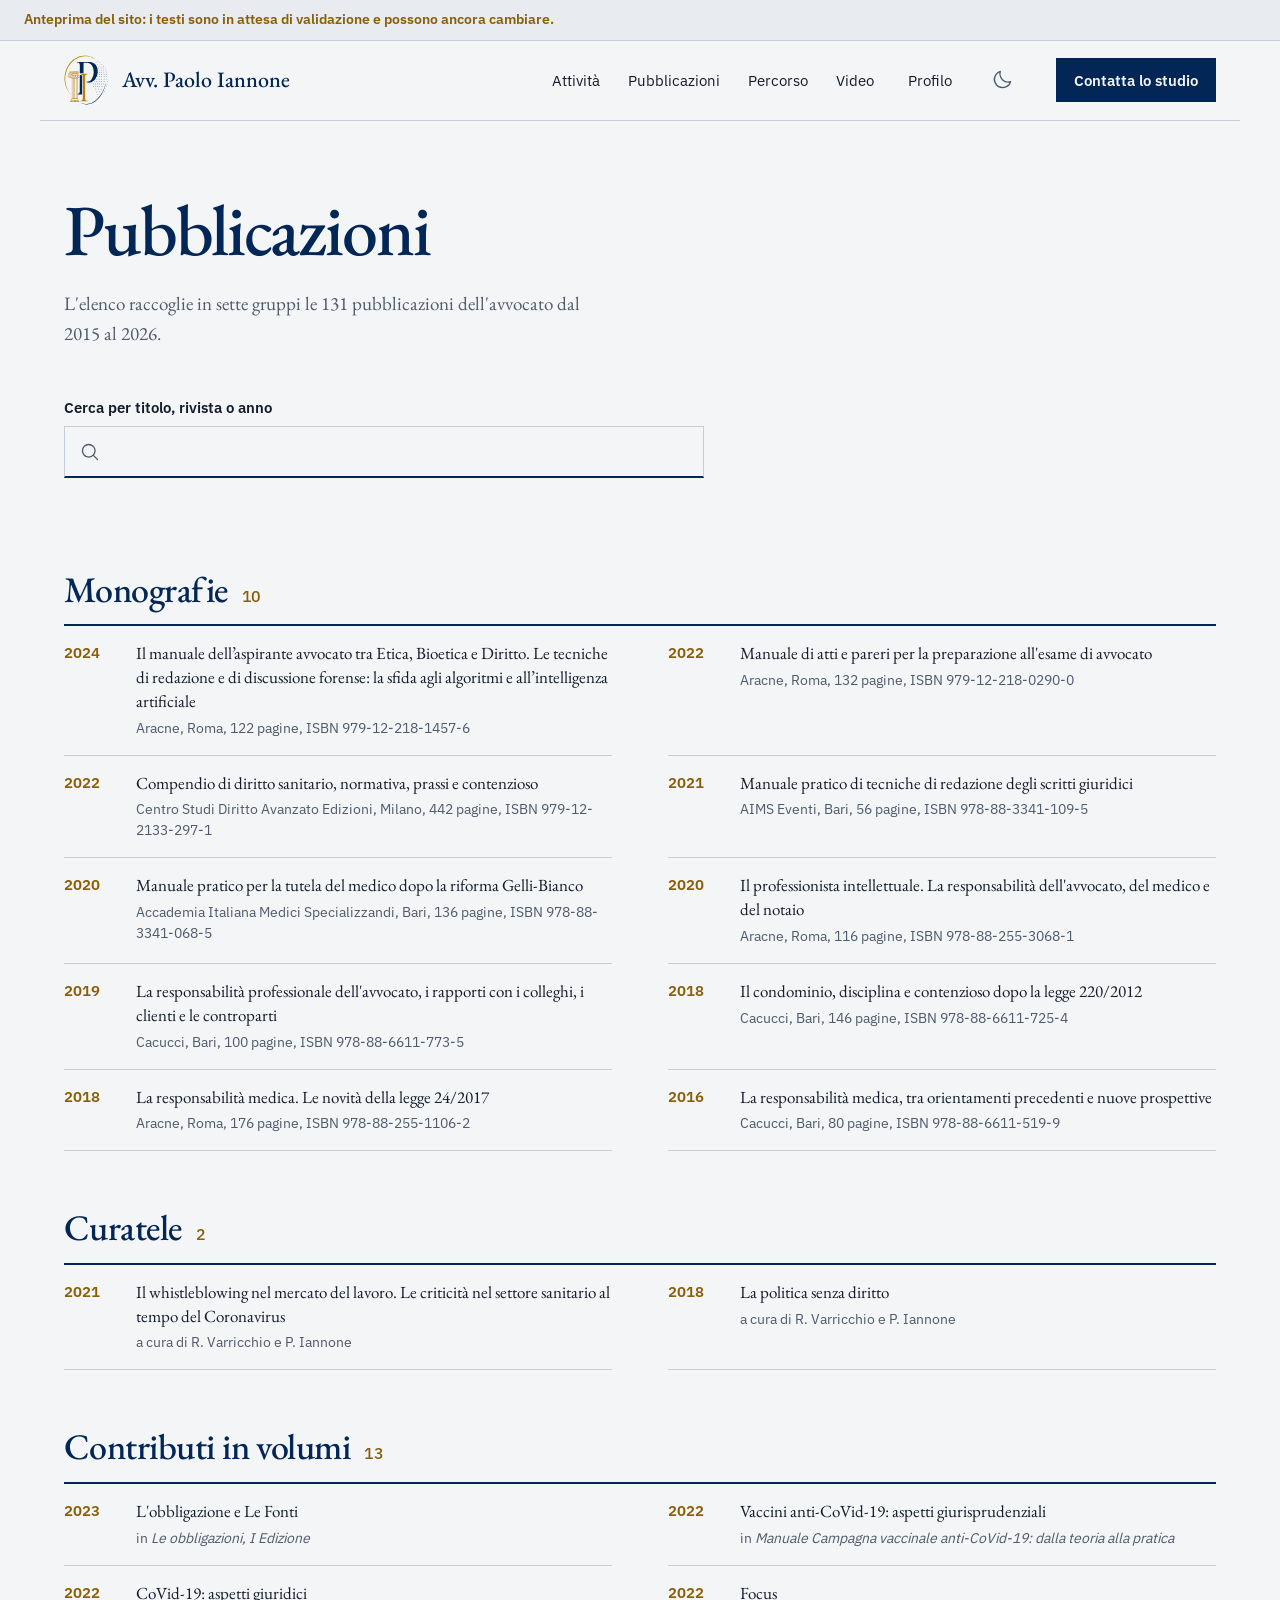
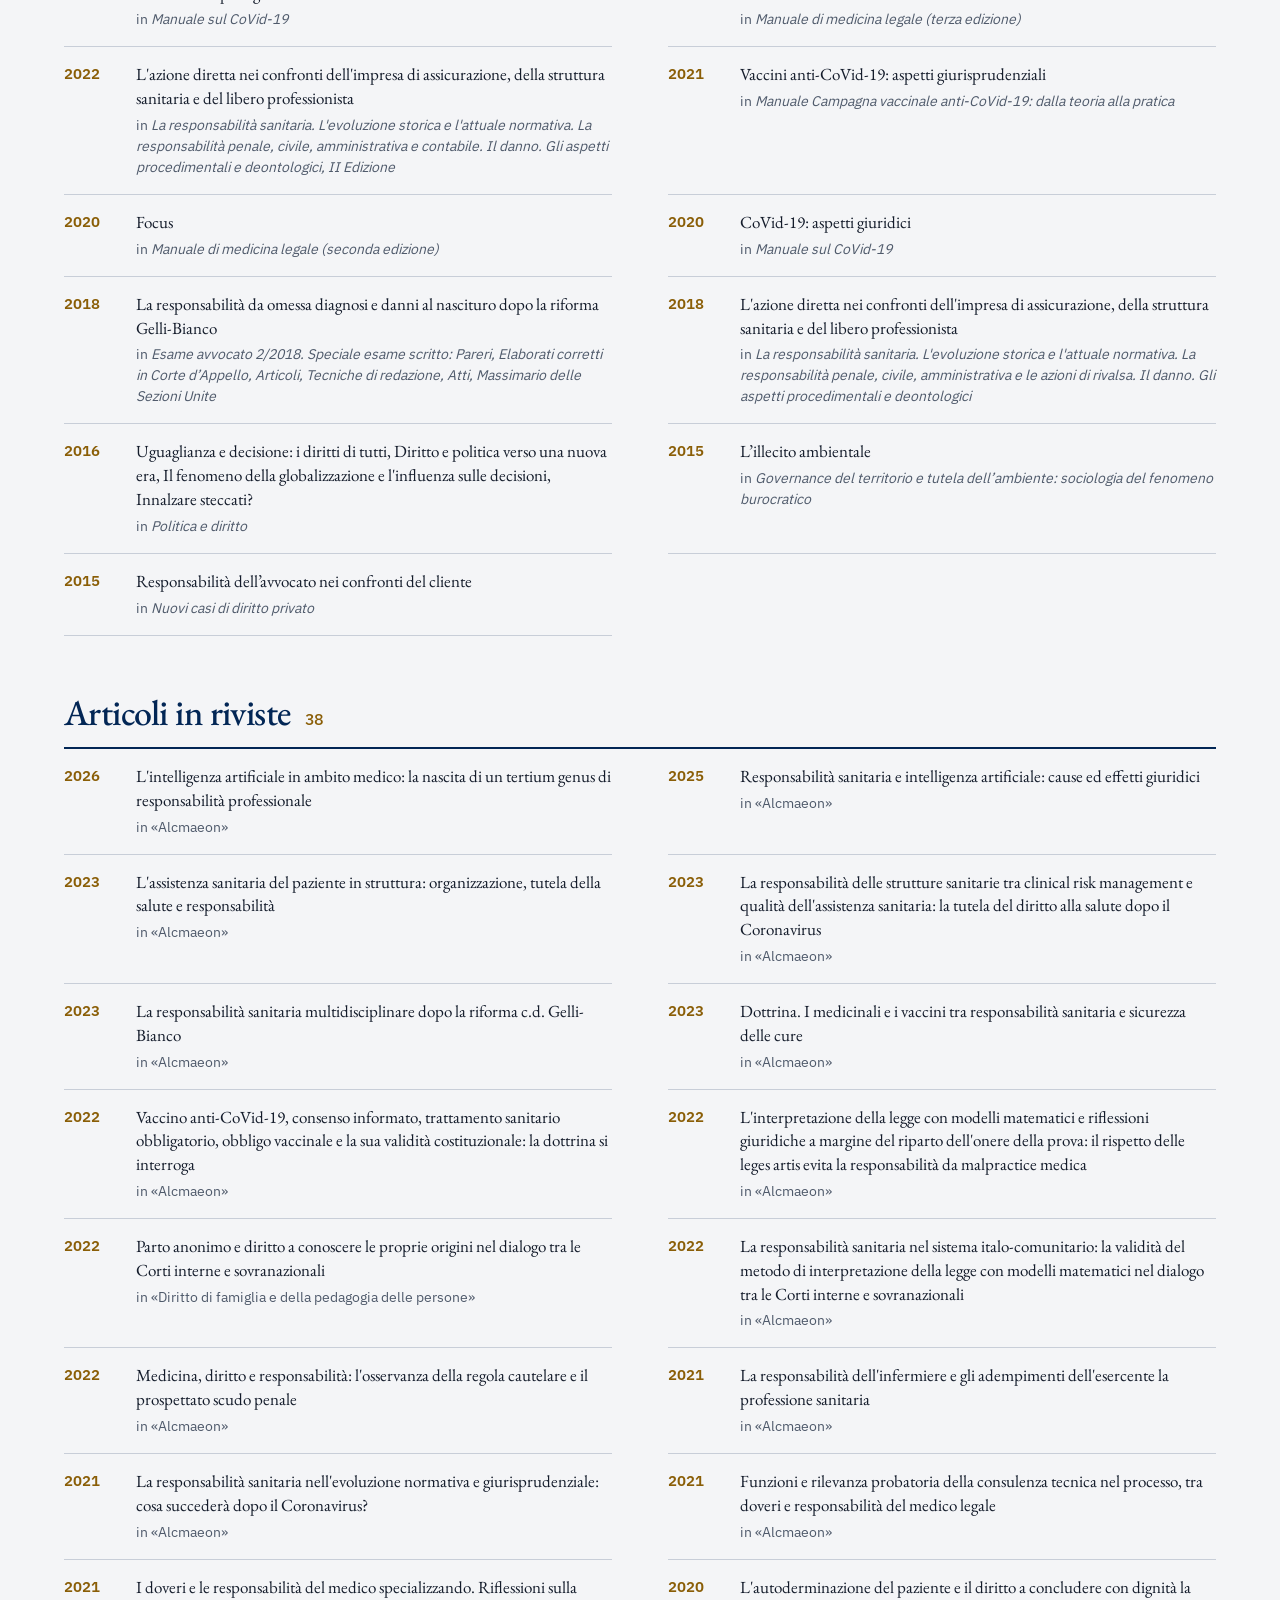
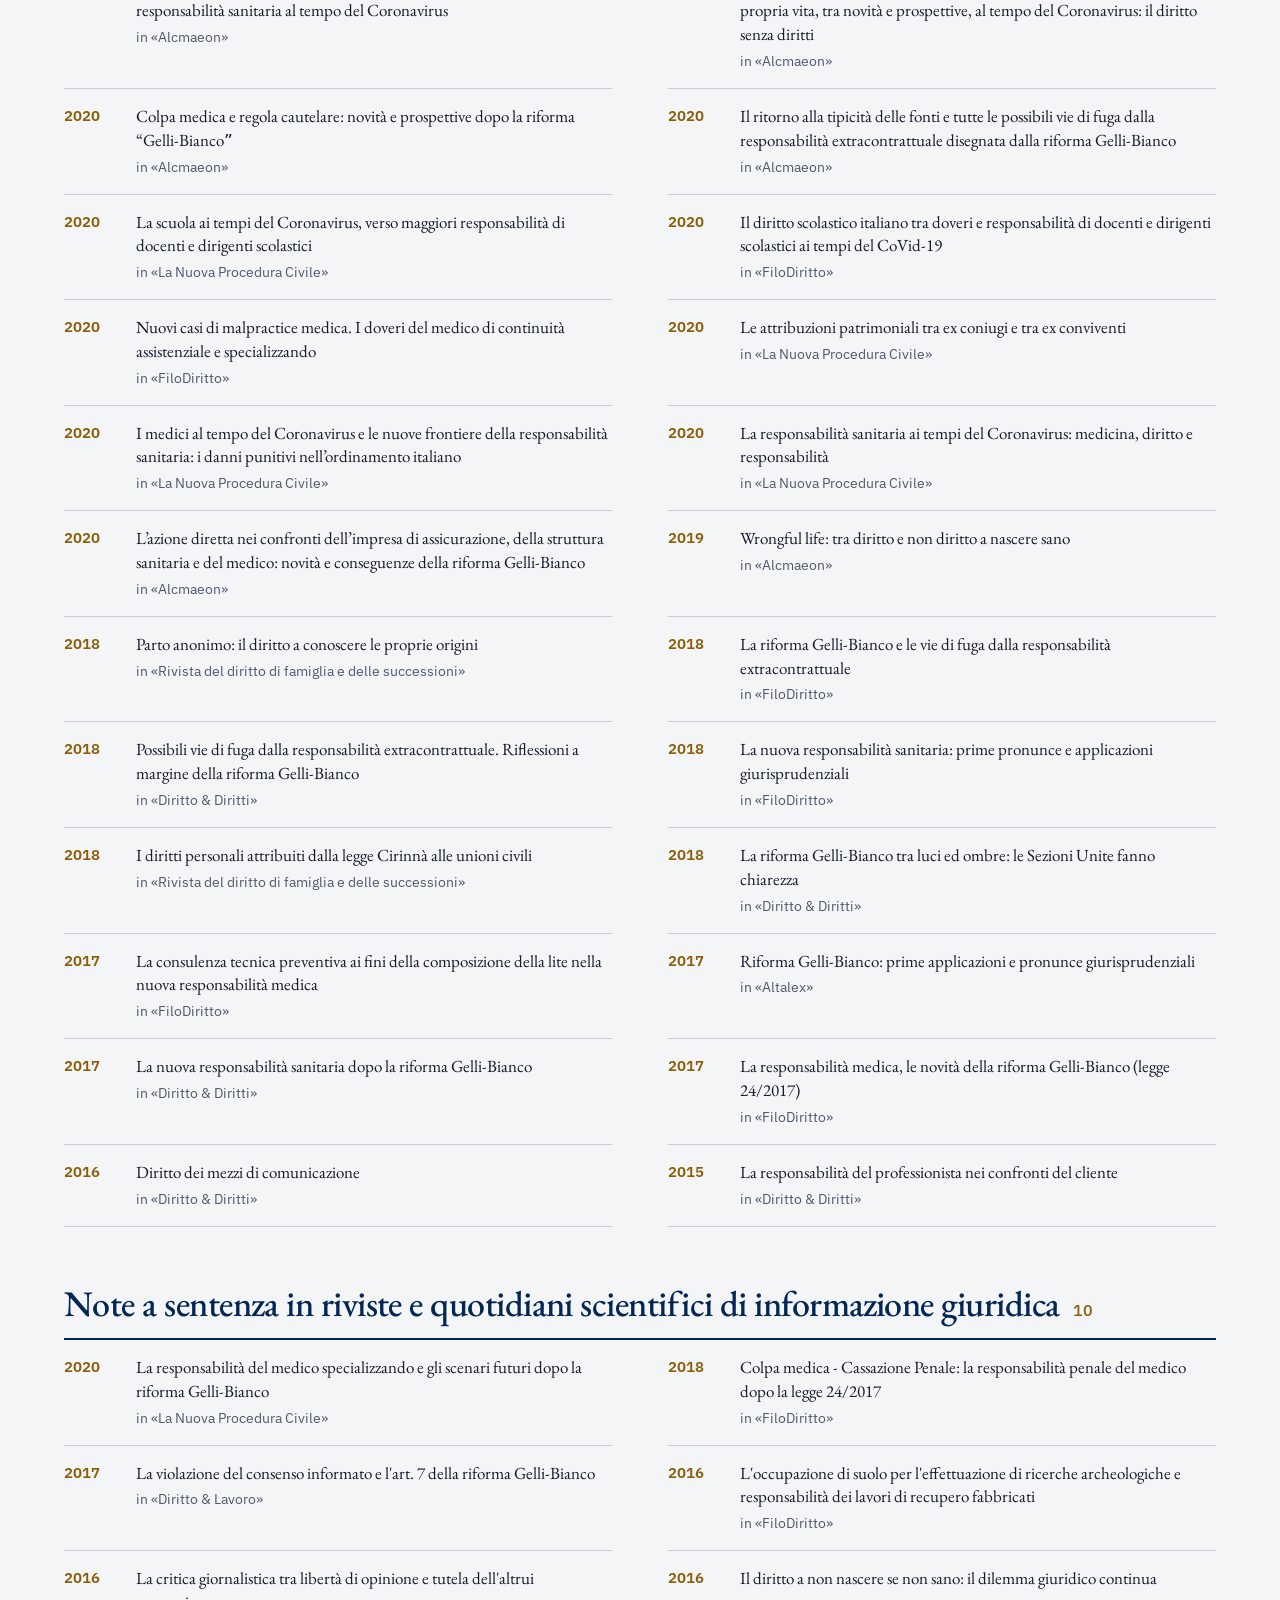
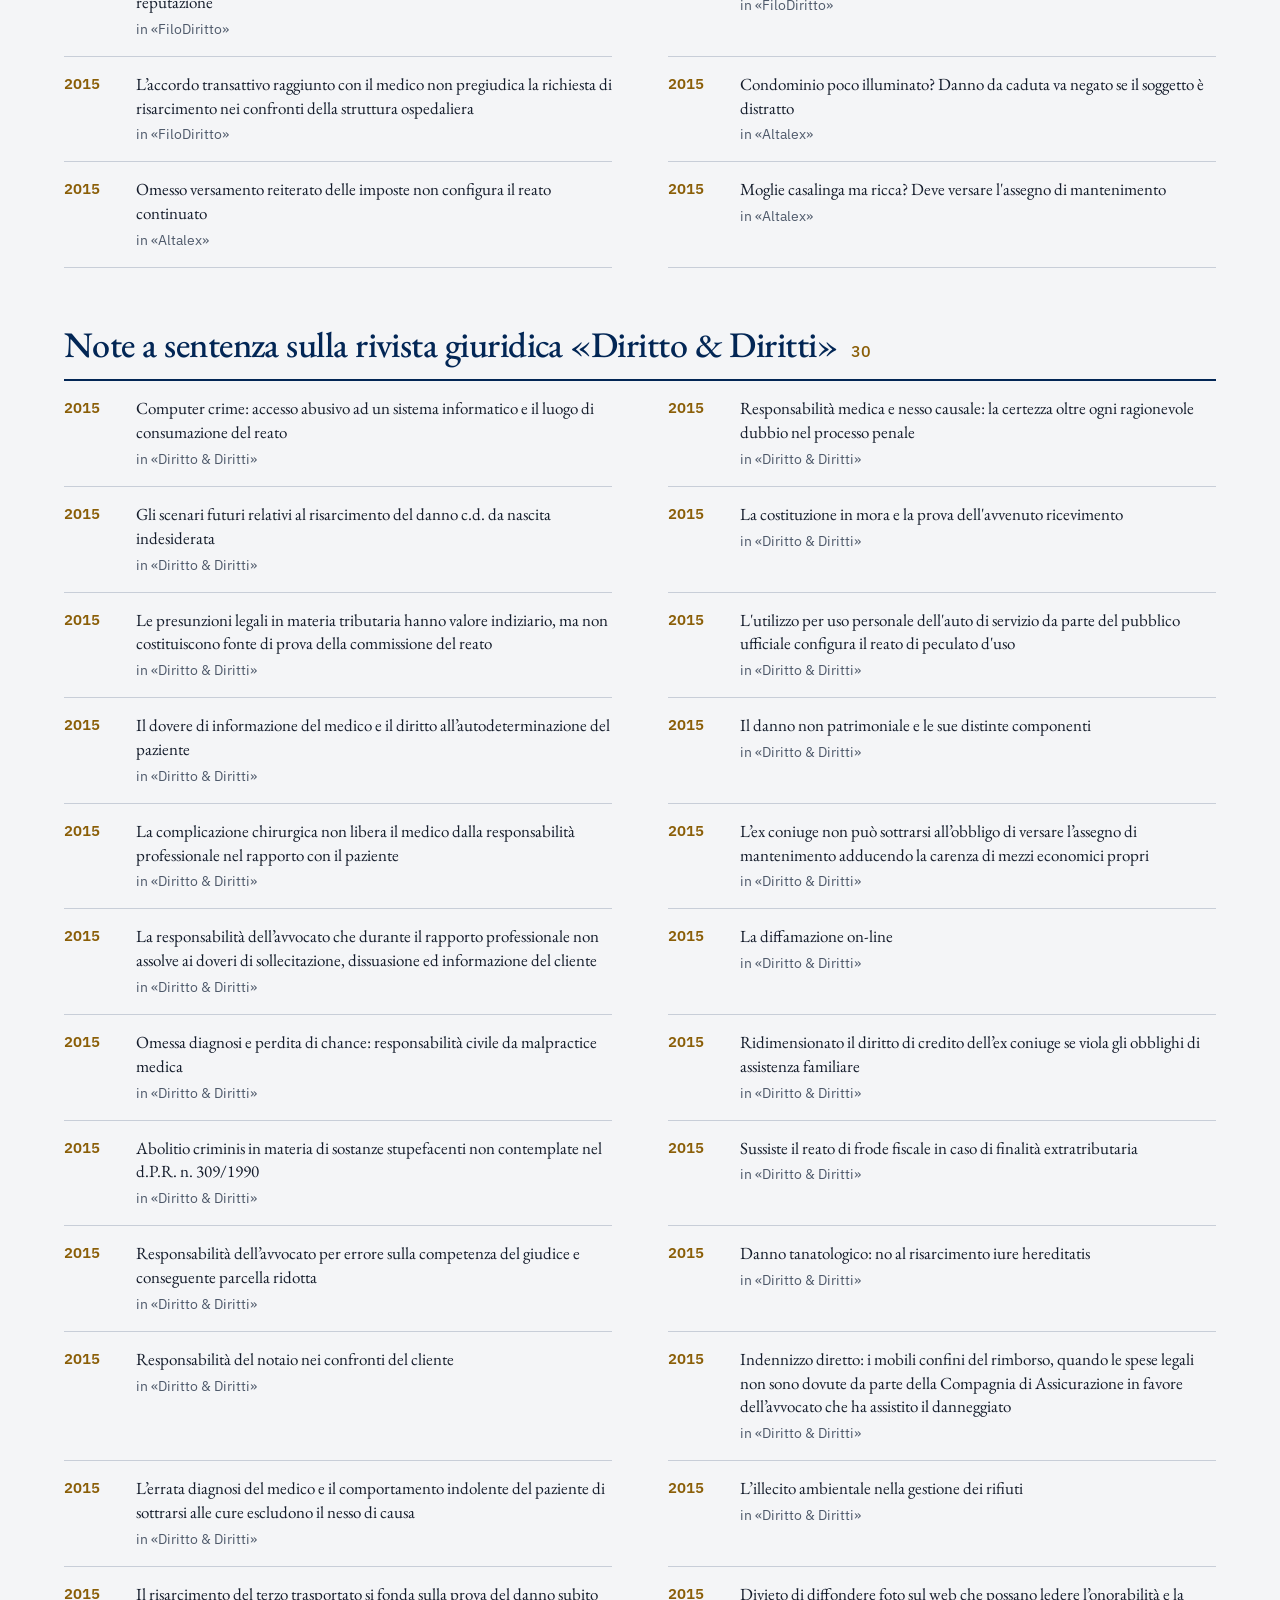
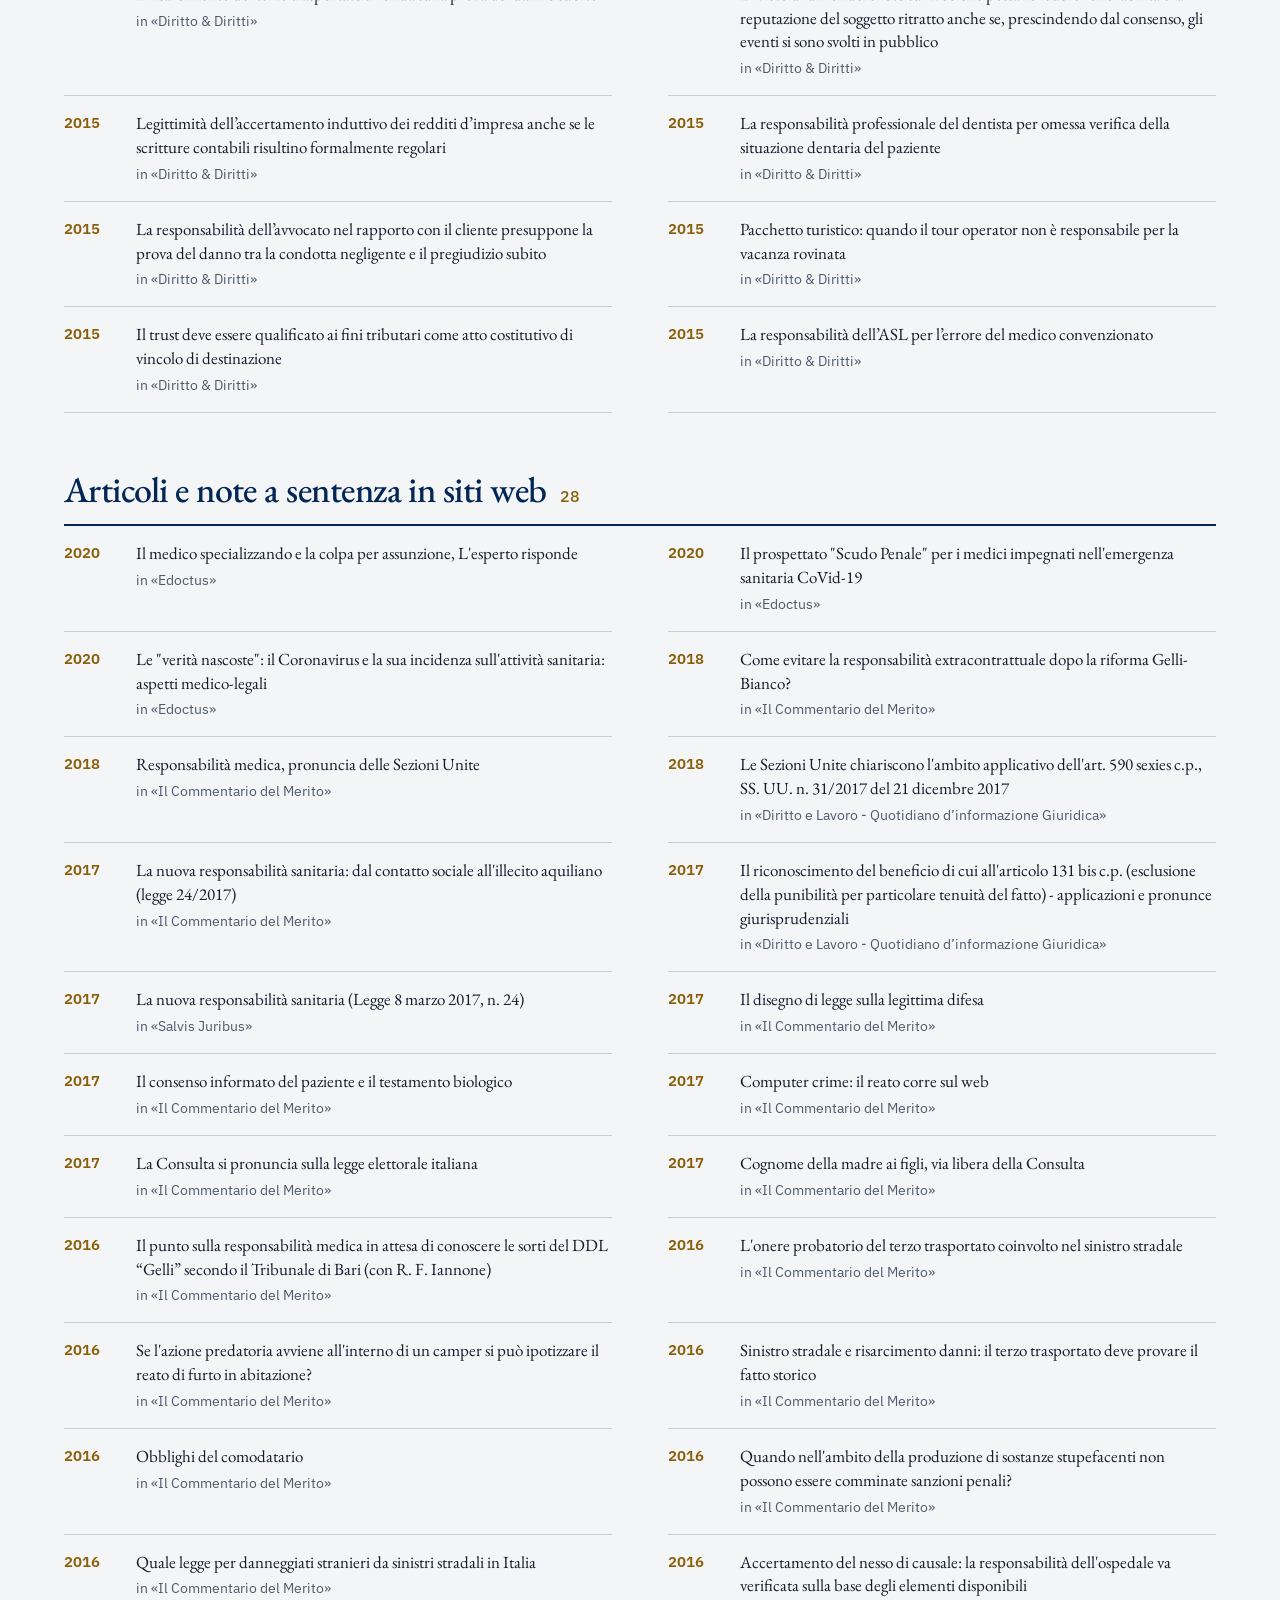
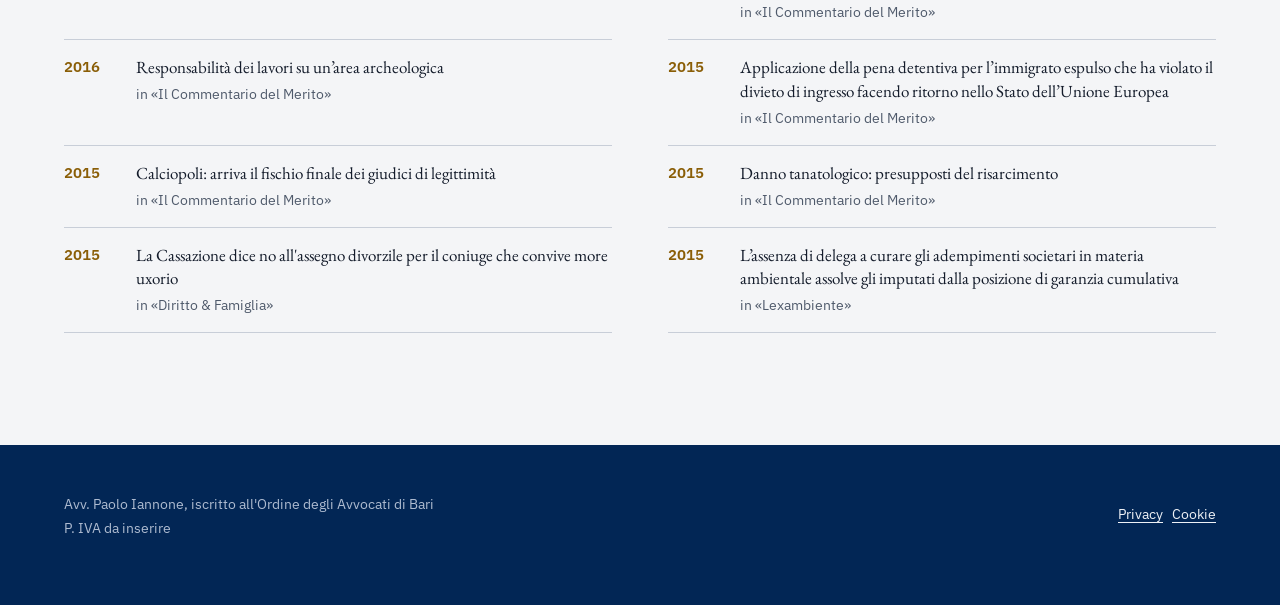
<file: pubblicazioni/index.html>
<!DOCTYPE html><html lang="it"><head><meta charset="utf-8"><meta name="viewport" content="width=device-width, initial-scale=1"><script>
    // Tema deciso prima del primo disegno, così la pagina non lampeggia: scelta salvata, altrimenti sistema.
    // Senza JavaScript vale il chiaro (i suoi token stanno anche su :root) e l'icona del tema non si mostra.
    let temaSalvato; try { temaSalvato = localStorage.getItem("tema"); } catch (e) {}
    document.documentElement.dataset.tema = temaSalvato || (matchMedia("(prefers-color-scheme: dark)").matches ? "scuro" : "chiaro");
  </script><title>Pubblicazioni dell&#39;Avv. Paolo Iannone</title><meta name="description" content="La pagina elenca le monografie, le curatele, i contributi in volumi, gli articoli e le note a sentenza dell'Avv. Paolo Iannone e permette di cercarli per titolo, rivista o anno."><meta name="robots" content="noindex, nofollow"><link rel="canonical" href="https://tqmcnc-lang.github.io/pubblicazioni/"><link rel="icon" href="/_astro/logo-iannone.C3vHtk0g.svg" type="image/svg+xml"><meta name="theme-color" content="#F4F5F7" media="(prefers-color-scheme: light)"><meta name="theme-color" content="#071530" media="(prefers-color-scheme: dark)"><meta property="og:type" content="website"><meta property="og:locale" content="it_IT"><meta property="og:title" content="Pubblicazioni dell'Avv. Paolo Iannone"><meta property="og:description" content="La pagina elenca le monografie, le curatele, i contributi in volumi, gli articoli e le note a sentenza dell'Avv. Paolo Iannone e permette di cercarli per titolo, rivista o anno."><meta property="og:url" content="https://tqmcnc-lang.github.io/pubblicazioni/"><link rel="stylesheet" href="/_astro/Base.9s3mO07t.css"></head><body><a class="salta" href="#contenuto">Salta al contenuto</a><div class="anteprima"><p class="contenitore">Anteprima del sito: i testi sono in attesa di validazione e possono ancora cambiare.</p></div><header><div class="contenitore"><a class="marchio" href="/"><img class="logo-chiaro" src="/_astro/logo-iannone.C3vHtk0g.svg" alt="" width="509" height="577"><img class="logo-scuro" src="/_astro/logo-iannone-negativo.D569W6b_.svg" alt="" width="509" height="577">Avv. Paolo Iannone</a><div id="menu" popover><button class="chiudi-menu" type="button" popovertarget="menu" popovertargetaction="hide">Chiudi</button><nav aria-label="Principale"><a href="/#attivita">Attività</a><a href="/#libri">Pubblicazioni</a><a href="/#percorso">Percorso</a><a href="/#video">Video</a><a href="/profilo/">Profilo</a><a class="solo-pannello" href="/#contatti">Contatti</a></nav><div class="scelte"><button class="tema" type="button" aria-label="Passa al tema scuro" title="Passa al tema scuro" data-verso-scuro="Passa al tema scuro" data-verso-chiaro="Passa al tema chiaro"><svg class="luna" viewBox="0 0 256 256" fill="currentColor" aria-hidden="true" focusable="false"><path d="M233.54,142.23a8,8,0,0,0-8-2,88.08,88.08,0,0,1-109.8-109.8,8,8,0,0,0-10-10,104.84,104.84,0,0,0-52.91,37A104,104,0,0,0,136,224a103.09,103.09,0,0,0,62.52-20.88,104.84,104.84,0,0,0,37-52.91A8,8,0,0,0,233.54,142.23ZM188.9,190.34A88,88,0,0,1,65.66,67.11a89,89,0,0,1,31.4-26A106,106,0,0,0,96,56,104.11,104.11,0,0,0,200,160a106,106,0,0,0,14.92-1.06A89,89,0,0,1,188.9,190.34Z"></path></svg><svg class="sole" viewBox="0 0 256 256" fill="currentColor" aria-hidden="true" focusable="false"><path d="M120,40V16a8,8,0,0,1,16,0V40a8,8,0,0,1-16,0Zm72,88a64,64,0,1,1-64-64A64.07,64.07,0,0,1,192,128Zm-16,0a48,48,0,1,0-48,48A48.05,48.05,0,0,0,176,128ZM58.34,69.66A8,8,0,0,0,69.66,58.34l-16-16A8,8,0,0,0,42.34,53.66Zm0,116.68-16,16a8,8,0,0,0,11.32,11.32l16-16a8,8,0,0,0-11.32-11.32ZM192,72a8,8,0,0,0,5.66-2.34l16-16a8,8,0,0,0-11.32-11.32l-16,16A8,8,0,0,0,192,72Zm5.66,114.34a8,8,0,0,0-11.32,11.32l16,16a8,8,0,0,0,11.32-11.32ZM48,128a8,8,0,0,0-8-8H16a8,8,0,0,0,0,16H40A8,8,0,0,0,48,128Zm80,80a8,8,0,0,0-8,8v24a8,8,0,0,0,16,0V216A8,8,0,0,0,128,208Zm112-88H216a8,8,0,0,0,0,16h24a8,8,0,0,0,0-16Z"></path></svg></button></div></div><a class="pulsante" href="/#contatti">Contatta lo studio</a><button class="apri-menu" type="button" popovertarget="menu">Menu</button></div></header><script type="module">var e=document.documentElement,t=document.querySelector(`.tema`),n=()=>{let n=e.dataset.tema===`scuro`?t.dataset.versoChiaro:t.dataset.versoScuro;t.setAttribute(`aria-label`,n),t.title=n};t.addEventListener(`click`,()=>{e.dataset.tema=e.dataset.tema===`scuro`?`chiaro`:`scuro`;try{localStorage.setItem(`tema`,e.dataset.tema)}catch{}n()}),n();var r=document.getElementById(`lingue`),i=document.querySelector(`.lingua`);r&&i&&(r.addEventListener(`beforetoggle`,t=>{if(t.newState!==`open`)return;let n=i.getBoundingClientRect();r.style.top=n.bottom+4+`px`,r.style.left=Math.max(16,Math.min(n.left,e.clientWidth-196))+`px`}),addEventListener(`scroll`,()=>r.hidePopover(),{capture:!0,passive:!0}));var a=document.getElementById(`menu`);a.querySelectorAll(`nav a`).forEach(e=>e.addEventListener(`click`,()=>{a.matches(`:popover-open`)&&a.hidePopover()}));</script><main id="contenuto" tabindex="-1"><div class="pagina"><div class="contenitore"><h1>Pubblicazioni</h1><p class="intro">L&#39;elenco raccoglie in sette gruppi le 131 pubblicazioni dell&#39;avvocato dal 2015 al 2026.</p><div class="ricerca" role="search"><label for="cerca">Cerca per titolo, rivista o anno</label><div class="campo"><svg class="cerca" viewBox="0 0 256 256" fill="currentColor" aria-hidden="true" focusable="false"><path d="M229.66,218.34l-50.07-50.06a88.11,88.11,0,1,0-11.31,11.31l50.06,50.07a8,8,0,0,0,11.32-11.32ZM40,112a72,72,0,1,1,72,72A72.08,72.08,0,0,1,40,112Z"></path></svg><input id="cerca" type="search" autocomplete="off" spellcheck="false" maxlength="80"></div><p class="esito" id="esito" aria-live="polite" data-risultati="{n} risultati" data-risultato="1 risultato" data-nessuno="Nessuna pubblicazione corrisponde alla ricerca."></p></div><section class="gruppo-pub" aria-labelledby="gruppo-1"><h2 id="gruppo-1">Monografie <span class="conta">10</span></h2><ol><li><span class="anno-pub">2024</span><span><span class="titolo-pub" lang="it">Il manuale dell’aspirante avvocato tra Etica, Bioetica e Diritto. Le tecniche di redazione e di discussione forense: la sfida agli algoritmi e all’intelligenza artificiale</span><span class="fonte-pub">Aracne, Roma, 122 pagine, ISBN 979-12-218-1457-6</span></span></li><li><span class="anno-pub">2022</span><span><span class="titolo-pub" lang="it">Manuale di atti e pareri per la preparazione all&#39;esame di avvocato</span><span class="fonte-pub">Aracne, Roma, 132 pagine, ISBN 979-12-218-0290-0</span></span></li><li><span class="anno-pub">2022</span><span><span class="titolo-pub" lang="it">Compendio di diritto sanitario, normativa, prassi e contenzioso</span><span class="fonte-pub">Centro Studi Diritto Avanzato Edizioni, Milano, 442 pagine, ISBN 979-12-2133-297-1</span></span></li><li><span class="anno-pub">2021</span><span><span class="titolo-pub" lang="it">Manuale pratico di tecniche di redazione degli scritti giuridici</span><span class="fonte-pub">AIMS Eventi, Bari, 56 pagine, ISBN 978-88-3341-109-5</span></span></li><li><span class="anno-pub">2020</span><span><span class="titolo-pub" lang="it">Manuale pratico per la tutela del medico dopo la riforma Gelli-Bianco</span><span class="fonte-pub">Accademia Italiana Medici Specializzandi, Bari, 136 pagine, ISBN 978-88-3341-068-5</span></span></li><li><span class="anno-pub">2020</span><span><span class="titolo-pub" lang="it">Il professionista intellettuale. La responsabilità dell&#39;avvocato, del medico e del notaio</span><span class="fonte-pub">Aracne, Roma, 116 pagine, ISBN 978-88-255-3068-1</span></span></li><li><span class="anno-pub">2019</span><span><span class="titolo-pub" lang="it">La responsabilità professionale dell&#39;avvocato, i rapporti con i colleghi, i clienti e le controparti</span><span class="fonte-pub">Cacucci, Bari, 100 pagine, ISBN 978-88-6611-773-5</span></span></li><li><span class="anno-pub">2018</span><span><span class="titolo-pub" lang="it">Il condominio, disciplina e contenzioso dopo la legge 220/2012</span><span class="fonte-pub">Cacucci, Bari, 146 pagine, ISBN 978-88-6611-725-4</span></span></li><li><span class="anno-pub">2018</span><span><span class="titolo-pub" lang="it">La responsabilità medica. Le novità della legge 24/2017</span><span class="fonte-pub">Aracne, Roma, 176 pagine, ISBN 978-88-255-1106-2</span></span></li><li><span class="anno-pub">2016</span><span><span class="titolo-pub" lang="it">La responsabilità medica, tra orientamenti precedenti e nuove prospettive</span><span class="fonte-pub">Cacucci, Bari, 80 pagine, ISBN 978-88-6611-519-9</span></span></li></ol></section><section class="gruppo-pub" aria-labelledby="gruppo-2"><h2 id="gruppo-2">Curatele <span class="conta">2</span></h2><ol><li><span class="anno-pub">2021</span><span><span class="titolo-pub" lang="it">Il whistleblowing nel mercato del lavoro. Le criticità nel settore sanitario al tempo del Coronavirus</span><span class="fonte-pub" lang="it">a cura di R. Varricchio e P. Iannone</span></span></li><li><span class="anno-pub">2018</span><span><span class="titolo-pub" lang="it">La politica senza diritto</span><span class="fonte-pub" lang="it">a cura di R. Varricchio e P. Iannone</span></span></li></ol></section><section class="gruppo-pub" aria-labelledby="gruppo-3"><h2 id="gruppo-3">Contributi in volumi <span class="conta">13</span></h2><ol><li><span class="anno-pub">2023</span><span><span class="titolo-pub" lang="it">L&#39;obbligazione e Le Fonti</span><span class="fonte-pub" lang="it">in <i>Le obbligazioni, I Edizione</i></span></span></li><li><span class="anno-pub">2022</span><span><span class="titolo-pub" lang="it">Vaccini anti-CoVid-19: aspetti giurisprudenziali</span><span class="fonte-pub" lang="it">in <i>Manuale Campagna vaccinale anti-CoVid-19: dalla teoria alla pratica</i></span></span></li><li><span class="anno-pub">2022</span><span><span class="titolo-pub" lang="it">CoVid-19: aspetti giuridici</span><span class="fonte-pub" lang="it">in <i>Manuale sul CoVid-19</i></span></span></li><li><span class="anno-pub">2022</span><span><span class="titolo-pub" lang="it">Focus</span><span class="fonte-pub" lang="it">in <i>Manuale di medicina legale (terza edizione)</i></span></span></li><li><span class="anno-pub">2022</span><span><span class="titolo-pub" lang="it">L&#39;azione diretta nei confronti dell&#39;impresa di assicurazione, della struttura sanitaria e del libero professionista</span><span class="fonte-pub" lang="it">in <i>La responsabilità sanitaria. L&#39;evoluzione storica e l&#39;attuale normativa. La responsabilità penale, civile, amministrativa e contabile. Il danno. Gli aspetti procedimentali e deontologici, II Edizione</i></span></span></li><li><span class="anno-pub">2021</span><span><span class="titolo-pub" lang="it">Vaccini anti-CoVid-19: aspetti giurisprudenziali</span><span class="fonte-pub" lang="it">in <i>Manuale Campagna vaccinale anti-CoVid-19: dalla teoria alla pratica</i></span></span></li><li><span class="anno-pub">2020</span><span><span class="titolo-pub" lang="it">Focus</span><span class="fonte-pub" lang="it">in <i>Manuale di medicina legale (seconda edizione)</i></span></span></li><li><span class="anno-pub">2020</span><span><span class="titolo-pub" lang="it">CoVid-19: aspetti giuridici</span><span class="fonte-pub" lang="it">in <i>Manuale sul CoVid-19</i></span></span></li><li><span class="anno-pub">2018</span><span><span class="titolo-pub" lang="it">La responsabilità da omessa diagnosi e danni al nascituro dopo la riforma Gelli-Bianco</span><span class="fonte-pub" lang="it">in <i>Esame avvocato 2/2018. Speciale esame scritto: Pareri, Elaborati corretti in Corte d’Appello, Articoli, Tecniche di redazione, Atti, Massimario delle Sezioni Unite</i></span></span></li><li><span class="anno-pub">2018</span><span><span class="titolo-pub" lang="it">L&#39;azione diretta nei confronti dell&#39;impresa di assicurazione, della struttura sanitaria e del libero professionista</span><span class="fonte-pub" lang="it">in <i>La responsabilità sanitaria. L&#39;evoluzione storica e l&#39;attuale normativa. La responsabilità penale, civile, amministrativa e le azioni di rivalsa. Il danno. Gli aspetti procedimentali e deontologici</i></span></span></li><li><span class="anno-pub">2016</span><span><span class="titolo-pub" lang="it">Uguaglianza e decisione: i diritti di tutti, Diritto e politica verso una nuova era, Il fenomeno della globalizzazione e l&#39;influenza sulle decisioni, Innalzare steccati?</span><span class="fonte-pub" lang="it">in <i>Politica e diritto</i></span></span></li><li><span class="anno-pub">2015</span><span><span class="titolo-pub" lang="it">L’illecito ambientale</span><span class="fonte-pub" lang="it">in <i>Governance del territorio e tutela dell’ambiente: sociologia del fenomeno burocratico</i></span></span></li><li><span class="anno-pub">2015</span><span><span class="titolo-pub" lang="it">Responsabilità dell’avvocato nei confronti del cliente</span><span class="fonte-pub" lang="it">in <i>Nuovi casi di diritto privato</i></span></span></li></ol></section><section class="gruppo-pub" aria-labelledby="gruppo-4"><h2 id="gruppo-4">Articoli in riviste <span class="conta">38</span></h2><ol><li><span class="anno-pub">2026</span><span><span class="titolo-pub" lang="it">L&#39;intelligenza artificiale in ambito medico: la nascita di un tertium genus di responsabilità professionale</span><span class="fonte-pub" lang="it">in «Alcmaeon»</span></span></li><li><span class="anno-pub">2025</span><span><span class="titolo-pub" lang="it">Responsabilità sanitaria e intelligenza artificiale: cause ed effetti giuridici</span><span class="fonte-pub" lang="it">in «Alcmaeon»</span></span></li><li><span class="anno-pub">2023</span><span><span class="titolo-pub" lang="it">L&#39;assistenza sanitaria del paziente in struttura: organizzazione, tutela della salute e responsabilità</span><span class="fonte-pub" lang="it">in «Alcmaeon»</span></span></li><li><span class="anno-pub">2023</span><span><span class="titolo-pub" lang="it">La responsabilità delle strutture sanitarie tra clinical risk management e qualità dell&#39;assistenza sanitaria: la tutela del diritto alla salute dopo il Coronavirus</span><span class="fonte-pub" lang="it">in «Alcmaeon»</span></span></li><li><span class="anno-pub">2023</span><span><span class="titolo-pub" lang="it">La responsabilità sanitaria multidisciplinare dopo la riforma c.d. Gelli-Bianco</span><span class="fonte-pub" lang="it">in «Alcmaeon»</span></span></li><li><span class="anno-pub">2023</span><span><span class="titolo-pub" lang="it">Dottrina. I medicinali e i vaccini tra responsabilità sanitaria e sicurezza delle cure</span><span class="fonte-pub" lang="it">in «Alcmaeon»</span></span></li><li><span class="anno-pub">2022</span><span><span class="titolo-pub" lang="it">Vaccino anti-CoVid-19, consenso informato, trattamento sanitario obbligatorio, obbligo vaccinale e la sua validità costituzionale: la dottrina si interroga</span><span class="fonte-pub" lang="it">in «Alcmaeon»</span></span></li><li><span class="anno-pub">2022</span><span><span class="titolo-pub" lang="it">L&#39;interpretazione della legge con modelli matematici e riflessioni giuridiche a margine del riparto dell&#39;onere della prova: il rispetto delle leges artis evita la responsabilità da malpractice medica</span><span class="fonte-pub" lang="it">in «Alcmaeon»</span></span></li><li><span class="anno-pub">2022</span><span><span class="titolo-pub" lang="it">Parto anonimo e diritto a conoscere le proprie origini nel dialogo tra le Corti interne e sovranazionali</span><span class="fonte-pub" lang="it">in «Diritto di famiglia e della pedagogia delle persone»</span></span></li><li><span class="anno-pub">2022</span><span><span class="titolo-pub" lang="it">La responsabilità sanitaria nel sistema italo-comunitario: la validità del metodo di interpretazione della legge con modelli matematici nel dialogo tra le Corti interne e sovranazionali</span><span class="fonte-pub" lang="it">in «Alcmaeon»</span></span></li><li><span class="anno-pub">2022</span><span><span class="titolo-pub" lang="it">Medicina, diritto e responsabilità: l&#39;osservanza della regola cautelare e il prospettato scudo penale</span><span class="fonte-pub" lang="it">in «Alcmaeon»</span></span></li><li><span class="anno-pub">2021</span><span><span class="titolo-pub" lang="it">La responsabilità dell&#39;infermiere e gli adempimenti dell&#39;esercente la professione sanitaria</span><span class="fonte-pub" lang="it">in «Alcmaeon»</span></span></li><li><span class="anno-pub">2021</span><span><span class="titolo-pub" lang="it">La responsabilità sanitaria nell&#39;evoluzione normativa e giurisprudenziale: cosa succederà dopo il Coronavirus?</span><span class="fonte-pub" lang="it">in «Alcmaeon»</span></span></li><li><span class="anno-pub">2021</span><span><span class="titolo-pub" lang="it">Funzioni e rilevanza probatoria della consulenza tecnica nel processo, tra doveri e responsabilità del medico legale</span><span class="fonte-pub" lang="it">in «Alcmaeon»</span></span></li><li><span class="anno-pub">2021</span><span><span class="titolo-pub" lang="it">I doveri e le responsabilità del medico specializzando. Riflessioni sulla responsabilità sanitaria al tempo del Coronavirus</span><span class="fonte-pub" lang="it">in «Alcmaeon»</span></span></li><li><span class="anno-pub">2020</span><span><span class="titolo-pub" lang="it">L&#39;autoderminazione del paziente e il diritto a concludere con dignità la propria vita, tra novità e prospettive, al tempo del Coronavirus: il diritto senza diritti</span><span class="fonte-pub" lang="it">in «Alcmaeon»</span></span></li><li><span class="anno-pub">2020</span><span><span class="titolo-pub" lang="it">Colpa medica e regola cautelare: novità e prospettive dopo la riforma “Gelli-Biancoˮ</span><span class="fonte-pub" lang="it">in «Alcmaeon»</span></span></li><li><span class="anno-pub">2020</span><span><span class="titolo-pub" lang="it">Il ritorno alla tipicità delle fonti e tutte le possibili vie di fuga dalla responsabilità extracontrattuale disegnata dalla riforma Gelli-Bianco</span><span class="fonte-pub" lang="it">in «Alcmaeon»</span></span></li><li><span class="anno-pub">2020</span><span><span class="titolo-pub" lang="it">La scuola ai tempi del Coronavirus, verso maggiori responsabilità di docenti e dirigenti scolastici</span><span class="fonte-pub" lang="it">in «La Nuova Procedura Civile»</span></span></li><li><span class="anno-pub">2020</span><span><span class="titolo-pub" lang="it">Il diritto scolastico italiano tra doveri e responsabilità di docenti e dirigenti scolastici ai tempi del CoVid-19</span><span class="fonte-pub" lang="it">in «FiloDiritto»</span></span></li><li><span class="anno-pub">2020</span><span><span class="titolo-pub" lang="it">Nuovi casi di malpractice medica. I doveri del medico di continuità assistenziale e specializzando</span><span class="fonte-pub" lang="it">in «FiloDiritto»</span></span></li><li><span class="anno-pub">2020</span><span><span class="titolo-pub" lang="it">Le attribuzioni patrimoniali tra ex coniugi e tra ex conviventi</span><span class="fonte-pub" lang="it">in «La Nuova Procedura Civile»</span></span></li><li><span class="anno-pub">2020</span><span><span class="titolo-pub" lang="it">I medici al tempo del Coronavirus e le nuove frontiere della responsabilità sanitaria: i danni punitivi nell’ordinamento italiano</span><span class="fonte-pub" lang="it">in «La Nuova Procedura Civile»</span></span></li><li><span class="anno-pub">2020</span><span><span class="titolo-pub" lang="it">La responsabilità sanitaria ai tempi del Coronavirus: medicina, diritto e responsabilità</span><span class="fonte-pub" lang="it">in «La Nuova Procedura Civile»</span></span></li><li><span class="anno-pub">2020</span><span><span class="titolo-pub" lang="it">L’azione diretta nei confronti dell’impresa di assicurazione, della struttura sanitaria e del medico: novità e conseguenze della riforma Gelli-Bianco</span><span class="fonte-pub" lang="it">in «Alcmaeon»</span></span></li><li><span class="anno-pub">2019</span><span><span class="titolo-pub" lang="it">Wrongful life: tra diritto e non diritto a nascere sano</span><span class="fonte-pub" lang="it">in «Alcmaeon»</span></span></li><li><span class="anno-pub">2018</span><span><span class="titolo-pub" lang="it">Parto anonimo: il diritto a conoscere le proprie origini</span><span class="fonte-pub" lang="it">in «Rivista del diritto di famiglia e delle successioni»</span></span></li><li><span class="anno-pub">2018</span><span><span class="titolo-pub" lang="it">La riforma Gelli-Bianco e le vie di fuga dalla responsabilità extracontrattuale</span><span class="fonte-pub" lang="it">in «FiloDiritto»</span></span></li><li><span class="anno-pub">2018</span><span><span class="titolo-pub" lang="it">Possibili vie di fuga dalla responsabilità extracontrattuale. Riflessioni a margine della riforma Gelli-Bianco</span><span class="fonte-pub" lang="it">in «Diritto &amp; Diritti»</span></span></li><li><span class="anno-pub">2018</span><span><span class="titolo-pub" lang="it">La nuova responsabilità sanitaria: prime pronunce e applicazioni giurisprudenziali</span><span class="fonte-pub" lang="it">in «FiloDiritto»</span></span></li><li><span class="anno-pub">2018</span><span><span class="titolo-pub" lang="it">I diritti personali attribuiti dalla legge Cirinnà alle unioni civili</span><span class="fonte-pub" lang="it">in «Rivista del diritto di famiglia e delle successioni»</span></span></li><li><span class="anno-pub">2018</span><span><span class="titolo-pub" lang="it">La riforma Gelli-Bianco tra luci ed ombre: le Sezioni Unite fanno chiarezza</span><span class="fonte-pub" lang="it">in «Diritto &amp; Diritti»</span></span></li><li><span class="anno-pub">2017</span><span><span class="titolo-pub" lang="it">La consulenza tecnica preventiva ai fini della composizione della lite nella nuova responsabilità medica</span><span class="fonte-pub" lang="it">in «FiloDiritto»</span></span></li><li><span class="anno-pub">2017</span><span><span class="titolo-pub" lang="it">Riforma Gelli-Bianco: prime applicazioni e pronunce giurisprudenziali</span><span class="fonte-pub" lang="it">in «Altalex»</span></span></li><li><span class="anno-pub">2017</span><span><span class="titolo-pub" lang="it">La nuova responsabilità sanitaria dopo la riforma Gelli-Bianco</span><span class="fonte-pub" lang="it">in «Diritto &amp; Diritti»</span></span></li><li><span class="anno-pub">2017</span><span><span class="titolo-pub" lang="it">La responsabilità medica, le novità della riforma Gelli-Bianco (legge 24/2017)</span><span class="fonte-pub" lang="it">in «FiloDiritto»</span></span></li><li><span class="anno-pub">2016</span><span><span class="titolo-pub" lang="it">Diritto dei mezzi di comunicazione</span><span class="fonte-pub" lang="it">in «Diritto &amp; Diritti»</span></span></li><li><span class="anno-pub">2015</span><span><span class="titolo-pub" lang="it">La responsabilità del professionista nei confronti del cliente</span><span class="fonte-pub" lang="it">in «Diritto &amp; Diritti»</span></span></li></ol></section><section class="gruppo-pub" aria-labelledby="gruppo-5"><h2 id="gruppo-5">Note a sentenza in riviste e quotidiani scientifici di informazione giuridica <span class="conta">10</span></h2><ol><li><span class="anno-pub">2020</span><span><span class="titolo-pub" lang="it">La responsabilità del medico specializzando e gli scenari futuri dopo la riforma Gelli-Bianco</span><span class="fonte-pub" lang="it">in «La Nuova Procedura Civile»</span></span></li><li><span class="anno-pub">2018</span><span><span class="titolo-pub" lang="it">Colpa medica - Cassazione Penale: la responsabilità penale del medico dopo la legge 24/2017</span><span class="fonte-pub" lang="it">in «FiloDiritto»</span></span></li><li><span class="anno-pub">2017</span><span><span class="titolo-pub" lang="it">La violazione del consenso informato e l&#39;art. 7 della riforma Gelli-Bianco</span><span class="fonte-pub" lang="it">in «Diritto &amp; Lavoro»</span></span></li><li><span class="anno-pub">2016</span><span><span class="titolo-pub" lang="it">L&#39;occupazione di suolo per l&#39;effettuazione di ricerche archeologiche e responsabilità dei lavori di recupero fabbricati</span><span class="fonte-pub" lang="it">in «FiloDiritto»</span></span></li><li><span class="anno-pub">2016</span><span><span class="titolo-pub" lang="it">La critica giornalistica tra libertà di opinione e tutela dell&#39;altrui reputazione</span><span class="fonte-pub" lang="it">in «FiloDiritto»</span></span></li><li><span class="anno-pub">2016</span><span><span class="titolo-pub" lang="it">Il diritto a non nascere se non sano: il dilemma giuridico continua</span><span class="fonte-pub" lang="it">in «FiloDiritto»</span></span></li><li><span class="anno-pub">2015</span><span><span class="titolo-pub" lang="it">L’accordo transattivo raggiunto con il medico non pregiudica la richiesta di risarcimento nei confronti della struttura ospedaliera</span><span class="fonte-pub" lang="it">in «FiloDiritto»</span></span></li><li><span class="anno-pub">2015</span><span><span class="titolo-pub" lang="it">Condominio poco illuminato? Danno da caduta va negato se il soggetto è distratto</span><span class="fonte-pub" lang="it">in «Altalex»</span></span></li><li><span class="anno-pub">2015</span><span><span class="titolo-pub" lang="it">Omesso versamento reiterato delle imposte non configura il reato continuato</span><span class="fonte-pub" lang="it">in «Altalex»</span></span></li><li><span class="anno-pub">2015</span><span><span class="titolo-pub" lang="it">Moglie casalinga ma ricca? Deve versare l&#39;assegno di mantenimento</span><span class="fonte-pub" lang="it">in «Altalex»</span></span></li></ol></section><section class="gruppo-pub" aria-labelledby="gruppo-6"><h2 id="gruppo-6">Note a sentenza sulla rivista giuridica «Diritto &amp; Diritti» <span class="conta">30</span></h2><ol><li><span class="anno-pub">2015</span><span><span class="titolo-pub" lang="it">Computer crime: accesso abusivo ad un sistema informatico e il luogo di consumazione del reato</span><span class="fonte-pub" lang="it">in «Diritto &amp; Diritti»</span></span></li><li><span class="anno-pub">2015</span><span><span class="titolo-pub" lang="it">Responsabilità medica e nesso causale: la certezza oltre ogni ragionevole dubbio nel processo penale</span><span class="fonte-pub" lang="it">in «Diritto &amp; Diritti»</span></span></li><li><span class="anno-pub">2015</span><span><span class="titolo-pub" lang="it">Gli scenari futuri relativi al risarcimento del danno c.d. da nascita indesiderata</span><span class="fonte-pub" lang="it">in «Diritto &amp; Diritti»</span></span></li><li><span class="anno-pub">2015</span><span><span class="titolo-pub" lang="it">La costituzione in mora e la prova dell&#39;avvenuto ricevimento</span><span class="fonte-pub" lang="it">in «Diritto &amp; Diritti»</span></span></li><li><span class="anno-pub">2015</span><span><span class="titolo-pub" lang="it">Le presunzioni legali in materia tributaria hanno valore indiziario, ma non costituiscono fonte di prova della commissione del reato</span><span class="fonte-pub" lang="it">in «Diritto &amp; Diritti»</span></span></li><li><span class="anno-pub">2015</span><span><span class="titolo-pub" lang="it">L&#39;utilizzo per uso personale dell&#39;auto di servizio da parte del pubblico ufficiale configura il reato di peculato d&#39;uso</span><span class="fonte-pub" lang="it">in «Diritto &amp; Diritti»</span></span></li><li><span class="anno-pub">2015</span><span><span class="titolo-pub" lang="it">Il dovere di informazione del medico e il diritto all’autodeterminazione del paziente</span><span class="fonte-pub" lang="it">in «Diritto &amp; Diritti»</span></span></li><li><span class="anno-pub">2015</span><span><span class="titolo-pub" lang="it">Il danno non patrimoniale e le sue distinte componenti</span><span class="fonte-pub" lang="it">in «Diritto &amp; Diritti»</span></span></li><li><span class="anno-pub">2015</span><span><span class="titolo-pub" lang="it">La complicazione chirurgica non libera il medico dalla responsabilità professionale nel rapporto con il paziente</span><span class="fonte-pub" lang="it">in «Diritto &amp; Diritti»</span></span></li><li><span class="anno-pub">2015</span><span><span class="titolo-pub" lang="it">L’ex coniuge non può sottrarsi all’obbligo di versare l’assegno di mantenimento adducendo la carenza di mezzi economici propri</span><span class="fonte-pub" lang="it">in «Diritto &amp; Diritti»</span></span></li><li><span class="anno-pub">2015</span><span><span class="titolo-pub" lang="it">La responsabilità dell’avvocato che durante il rapporto professionale non assolve ai doveri di sollecitazione, dissuasione ed informazione del cliente</span><span class="fonte-pub" lang="it">in «Diritto &amp; Diritti»</span></span></li><li><span class="anno-pub">2015</span><span><span class="titolo-pub" lang="it">La diffamazione on-line</span><span class="fonte-pub" lang="it">in «Diritto &amp; Diritti»</span></span></li><li><span class="anno-pub">2015</span><span><span class="titolo-pub" lang="it">Omessa diagnosi e perdita di chance: responsabilità civile da malpractice medica</span><span class="fonte-pub" lang="it">in «Diritto &amp; Diritti»</span></span></li><li><span class="anno-pub">2015</span><span><span class="titolo-pub" lang="it">Ridimensionato il diritto di credito dell’ex coniuge se viola gli obblighi di assistenza familiare</span><span class="fonte-pub" lang="it">in «Diritto &amp; Diritti»</span></span></li><li><span class="anno-pub">2015</span><span><span class="titolo-pub" lang="it">Abolitio criminis in materia di sostanze stupefacenti non contemplate nel d.P.R. n. 309/1990</span><span class="fonte-pub" lang="it">in «Diritto &amp; Diritti»</span></span></li><li><span class="anno-pub">2015</span><span><span class="titolo-pub" lang="it">Sussiste il reato di frode fiscale in caso di finalità extratributaria</span><span class="fonte-pub" lang="it">in «Diritto &amp; Diritti»</span></span></li><li><span class="anno-pub">2015</span><span><span class="titolo-pub" lang="it">Responsabilità dell’avvocato per errore sulla competenza del giudice e conseguente parcella ridotta</span><span class="fonte-pub" lang="it">in «Diritto &amp; Diritti»</span></span></li><li><span class="anno-pub">2015</span><span><span class="titolo-pub" lang="it">Danno tanatologico: no al risarcimento iure hereditatis</span><span class="fonte-pub" lang="it">in «Diritto &amp; Diritti»</span></span></li><li><span class="anno-pub">2015</span><span><span class="titolo-pub" lang="it">Responsabilità del notaio nei confronti del cliente</span><span class="fonte-pub" lang="it">in «Diritto &amp; Diritti»</span></span></li><li><span class="anno-pub">2015</span><span><span class="titolo-pub" lang="it">Indennizzo diretto: i mobili confini del rimborso, quando le spese legali non sono dovute da parte della Compagnia di Assicurazione in favore dell’avvocato che ha assistito il danneggiato</span><span class="fonte-pub" lang="it">in «Diritto &amp; Diritti»</span></span></li><li><span class="anno-pub">2015</span><span><span class="titolo-pub" lang="it">L’errata diagnosi del medico e il comportamento indolente del paziente di sottrarsi alle cure escludono il nesso di causa</span><span class="fonte-pub" lang="it">in «Diritto &amp; Diritti»</span></span></li><li><span class="anno-pub">2015</span><span><span class="titolo-pub" lang="it">L’illecito ambientale nella gestione dei rifiuti</span><span class="fonte-pub" lang="it">in «Diritto &amp; Diritti»</span></span></li><li><span class="anno-pub">2015</span><span><span class="titolo-pub" lang="it">Il risarcimento del terzo trasportato si fonda sulla prova del danno subito</span><span class="fonte-pub" lang="it">in «Diritto &amp; Diritti»</span></span></li><li><span class="anno-pub">2015</span><span><span class="titolo-pub" lang="it">Divieto di diffondere foto sul web che possano ledere l’onorabilità e la reputazione del soggetto ritratto anche se, prescindendo dal consenso, gli eventi si sono svolti in pubblico</span><span class="fonte-pub" lang="it">in «Diritto &amp; Diritti»</span></span></li><li><span class="anno-pub">2015</span><span><span class="titolo-pub" lang="it">Legittimità dell’accertamento induttivo dei redditi d’impresa anche se le scritture contabili risultino formalmente regolari</span><span class="fonte-pub" lang="it">in «Diritto &amp; Diritti»</span></span></li><li><span class="anno-pub">2015</span><span><span class="titolo-pub" lang="it">La responsabilità professionale del dentista per omessa verifica della situazione dentaria del paziente</span><span class="fonte-pub" lang="it">in «Diritto &amp; Diritti»</span></span></li><li><span class="anno-pub">2015</span><span><span class="titolo-pub" lang="it">La responsabilità dell’avvocato nel rapporto con il cliente presuppone la prova del danno tra la condotta negligente e il pregiudizio subito</span><span class="fonte-pub" lang="it">in «Diritto &amp; Diritti»</span></span></li><li><span class="anno-pub">2015</span><span><span class="titolo-pub" lang="it">Pacchetto turistico: quando il tour operator non è responsabile per la vacanza rovinata</span><span class="fonte-pub" lang="it">in «Diritto &amp; Diritti»</span></span></li><li><span class="anno-pub">2015</span><span><span class="titolo-pub" lang="it">Il trust deve essere qualificato ai fini tributari come atto costitutivo di vincolo di destinazione</span><span class="fonte-pub" lang="it">in «Diritto &amp; Diritti»</span></span></li><li><span class="anno-pub">2015</span><span><span class="titolo-pub" lang="it">La responsabilità dell’ASL per l’errore del medico convenzionato</span><span class="fonte-pub" lang="it">in «Diritto &amp; Diritti»</span></span></li></ol></section><section class="gruppo-pub" aria-labelledby="gruppo-7"><h2 id="gruppo-7">Articoli e note a sentenza in siti web <span class="conta">28</span></h2><ol><li><span class="anno-pub">2020</span><span><span class="titolo-pub" lang="it">Il medico specializzando e la colpa per assunzione, L&#39;esperto risponde</span><span class="fonte-pub" lang="it">in «Edoctus»</span></span></li><li><span class="anno-pub">2020</span><span><span class="titolo-pub" lang="it">Il prospettato &quot;Scudo Penale&quot; per i medici impegnati nell&#39;emergenza sanitaria CoVid-19</span><span class="fonte-pub" lang="it">in «Edoctus»</span></span></li><li><span class="anno-pub">2020</span><span><span class="titolo-pub" lang="it">Le &quot;verità nascoste&quot;: il Coronavirus e la sua incidenza sull&#39;attività sanitaria: aspetti medico-legali</span><span class="fonte-pub" lang="it">in «Edoctus»</span></span></li><li><span class="anno-pub">2018</span><span><span class="titolo-pub" lang="it">Come evitare la responsabilità extracontrattuale dopo la riforma Gelli-Bianco?</span><span class="fonte-pub" lang="it">in «Il Commentario del Merito»</span></span></li><li><span class="anno-pub">2018</span><span><span class="titolo-pub" lang="it">Responsabilità medica, pronuncia delle Sezioni Unite</span><span class="fonte-pub" lang="it">in «Il Commentario del Merito»</span></span></li><li><span class="anno-pub">2018</span><span><span class="titolo-pub" lang="it">Le Sezioni Unite chiariscono l&#39;ambito applicativo dell&#39;art. 590 sexies c.p., SS. UU. n. 31/2017 del 21 dicembre 2017</span><span class="fonte-pub" lang="it">in «Diritto e Lavoro - Quotidiano d’informazione Giuridica»</span></span></li><li><span class="anno-pub">2017</span><span><span class="titolo-pub" lang="it">La nuova responsabilità sanitaria: dal contatto sociale all&#39;illecito aquiliano (legge 24/2017)</span><span class="fonte-pub" lang="it">in «Il Commentario del Merito»</span></span></li><li><span class="anno-pub">2017</span><span><span class="titolo-pub" lang="it">Il riconoscimento del beneficio di cui all&#39;articolo 131 bis c.p. (esclusione della punibilità per particolare tenuità del fatto) - applicazioni e pronunce giurisprudenziali</span><span class="fonte-pub" lang="it">in «Diritto e Lavoro - Quotidiano d’informazione Giuridica»</span></span></li><li><span class="anno-pub">2017</span><span><span class="titolo-pub" lang="it">La nuova responsabilità sanitaria (Legge 8 marzo 2017, n. 24)</span><span class="fonte-pub" lang="it">in «Salvis Juribus»</span></span></li><li><span class="anno-pub">2017</span><span><span class="titolo-pub" lang="it">Il disegno di legge sulla legittima difesa</span><span class="fonte-pub" lang="it">in «Il Commentario del Merito»</span></span></li><li><span class="anno-pub">2017</span><span><span class="titolo-pub" lang="it">Il consenso informato del paziente e il testamento biologico</span><span class="fonte-pub" lang="it">in «Il Commentario del Merito»</span></span></li><li><span class="anno-pub">2017</span><span><span class="titolo-pub" lang="it">Computer crime: il reato corre sul web</span><span class="fonte-pub" lang="it">in «Il Commentario del Merito»</span></span></li><li><span class="anno-pub">2017</span><span><span class="titolo-pub" lang="it">La Consulta si pronuncia sulla legge elettorale italiana</span><span class="fonte-pub" lang="it">in «Il Commentario del Merito»</span></span></li><li><span class="anno-pub">2017</span><span><span class="titolo-pub" lang="it">Cognome della madre ai figli, via libera della Consulta</span><span class="fonte-pub" lang="it">in «Il Commentario del Merito»</span></span></li><li><span class="anno-pub">2016</span><span><span class="titolo-pub" lang="it">Il punto sulla responsabilità medica in attesa di conoscere le sorti del DDL “Gelli” secondo il Tribunale di Bari (con R. F. Iannone)</span><span class="fonte-pub" lang="it">in «Il Commentario del Merito»</span></span></li><li><span class="anno-pub">2016</span><span><span class="titolo-pub" lang="it">L&#39;onere probatorio del terzo trasportato coinvolto nel sinistro stradale</span><span class="fonte-pub" lang="it">in «Il Commentario del Merito»</span></span></li><li><span class="anno-pub">2016</span><span><span class="titolo-pub" lang="it">Se l&#39;azione predatoria avviene all&#39;interno di un camper si può ipotizzare il reato di furto in abitazione?</span><span class="fonte-pub" lang="it">in «Il Commentario del Merito»</span></span></li><li><span class="anno-pub">2016</span><span><span class="titolo-pub" lang="it">Sinistro stradale e risarcimento danni: il terzo trasportato deve provare il fatto storico</span><span class="fonte-pub" lang="it">in «Il Commentario del Merito»</span></span></li><li><span class="anno-pub">2016</span><span><span class="titolo-pub" lang="it">Obblighi del comodatario</span><span class="fonte-pub" lang="it">in «Il Commentario del Merito»</span></span></li><li><span class="anno-pub">2016</span><span><span class="titolo-pub" lang="it">Quando nell&#39;ambito della produzione di sostanze stupefacenti non possono essere comminate sanzioni penali?</span><span class="fonte-pub" lang="it">in «Il Commentario del Merito»</span></span></li><li><span class="anno-pub">2016</span><span><span class="titolo-pub" lang="it">Quale legge per danneggiati stranieri da sinistri stradali in Italia</span><span class="fonte-pub" lang="it">in «Il Commentario del Merito»</span></span></li><li><span class="anno-pub">2016</span><span><span class="titolo-pub" lang="it">Accertamento del nesso di causale: la responsabilità dell&#39;ospedale va verificata sulla base degli elementi disponibili</span><span class="fonte-pub" lang="it">in «Il Commentario del Merito»</span></span></li><li><span class="anno-pub">2016</span><span><span class="titolo-pub" lang="it">Responsabilità dei lavori su un’area archeologica</span><span class="fonte-pub" lang="it">in «Il Commentario del Merito»</span></span></li><li><span class="anno-pub">2015</span><span><span class="titolo-pub" lang="it">Applicazione della pena detentiva per l’immigrato espulso che ha violato il divieto di ingresso facendo ritorno nello Stato dell’Unione Europea</span><span class="fonte-pub" lang="it">in «Il Commentario del Merito»</span></span></li><li><span class="anno-pub">2015</span><span><span class="titolo-pub" lang="it">Calciopoli: arriva il fischio finale dei giudici di legittimità</span><span class="fonte-pub" lang="it">in «Il Commentario del Merito»</span></span></li><li><span class="anno-pub">2015</span><span><span class="titolo-pub" lang="it">Danno tanatologico: presupposti del risarcimento</span><span class="fonte-pub" lang="it">in «Il Commentario del Merito»</span></span></li><li><span class="anno-pub">2015</span><span><span class="titolo-pub" lang="it">La Cassazione dice no all&#39;assegno divorzile per il coniuge che convive more uxorio</span><span class="fonte-pub" lang="it">in «Diritto &amp; Famiglia»</span></span></li><li><span class="anno-pub">2015</span><span><span class="titolo-pub" lang="it">L’assenza di delega a curare gli adempimenti societari in materia ambientale assolve gli imputati dalla posizione di garanzia cumulativa</span><span class="fonte-pub" lang="it">in «Lexambiente»</span></span></li></ol></section></div></div></main><footer><div class="contenitore"><span>Avv. Paolo Iannone, iscritto all&#39;Ordine degli Avvocati di Bari<br>P. IVA da inserire</span><span><a href="/privacy/">Privacy</a> &nbsp; <a href="/cookie/">Cookie</a></span></div></footer></body></html><script type="module">var e=e=>e.normalize(`NFD`).replace(/\p{M}/gu,``).toLowerCase(),t=document.getElementById(`cerca`),n=document.getElementById(`esito`),r=[...document.querySelectorAll(`.gruppo-pub li`)].map(t=>({li:t,testo:e(t.textContent)})),i=document.querySelectorAll(`.gruppo-pub`);function a(){let a=e(t.value).split(/\s+/).filter(Boolean),o=0;for(let e of r){let t=a.every(t=>e.testo.includes(t));e.li.hidden=!t,t&&o++}i.forEach(e=>{e.hidden=!e.querySelector(`li:not([hidden])`)});let s=n.dataset;n.textContent=a.length?o===0?s.nessuno:o===1?s.risultato:s.risultati.replace(`{n}`,String(o)):``}t.addEventListener(`input`,a),a();</script>
</file>
<file: _astro/Base.9s3mO07t.css>
@font-face{font-family:EB Garamond;font-style:normal;font-display:swap;font-weight:400;src:url(/_astro/eb-garamond-cyrillic-ext-400-normal.o8fRvAFQ.woff2)format("woff2"),url(/_astro/eb-garamond-cyrillic-ext-400-normal.DG8lny6_.woff)format("woff");unicode-range:U+460-52F,U+1C80-1C8A,U+20B4,U+2DE0-2DFF,U+A640-A69F,U+FE2E-FE2F}@font-face{font-family:EB Garamond;font-style:normal;font-display:swap;font-weight:400;src:url(/_astro/eb-garamond-cyrillic-400-normal.DDLP67lu.woff2)format("woff2"),url(/_astro/eb-garamond-cyrillic-400-normal.C0kVTdou.woff)format("woff");unicode-range:U+301,U+400-45F,U+490-491,U+4B0-4B1,U+2116}@font-face{font-family:EB Garamond;font-style:normal;font-display:swap;font-weight:400;src:url(/_astro/eb-garamond-greek-ext-400-normal.K8pwR3tn.woff2)format("woff2"),url(/_astro/eb-garamond-greek-ext-400-normal.BaZl8BIK.woff)format("woff");unicode-range:U+1F??}@font-face{font-family:EB Garamond;font-style:normal;font-display:swap;font-weight:400;src:url(/_astro/eb-garamond-greek-400-normal.CVAbzS9p.woff2)format("woff2"),url(/_astro/eb-garamond-greek-400-normal.d4JlP2QH.woff)format("woff");unicode-range:U+370-377,U+37A-37F,U+384-38A,U+38C,U+38E-3A1,U+3A3-3FF}@font-face{font-family:EB Garamond;font-style:normal;font-display:swap;font-weight:400;src:url(/_astro/eb-garamond-vietnamese-400-normal.CLvJdMEL.woff2)format("woff2"),url(/_astro/eb-garamond-vietnamese-400-normal.ifvNSiWx.woff)format("woff");unicode-range:U+102-103,U+110-111,U+128-129,U+168-169,U+1A0-1A1,U+1AF-1B0,U+300-301,U+303-304,U+308-309,U+323,U+329,U+1EA0-1EF9,U+20AB}@font-face{font-family:EB Garamond;font-style:normal;font-display:swap;font-weight:400;src:url(/_astro/eb-garamond-latin-ext-400-normal.o4A__6QZ.woff2)format("woff2"),url(/_astro/eb-garamond-latin-ext-400-normal.B4EmgUmt.woff)format("woff");unicode-range:U+100-2BA,U+2BD-2C5,U+2C7-2CC,U+2CE-2D7,U+2DD-2FF,U+304,U+308,U+329,U+1D00-1DBF,U+1E00-1E9F,U+1EF2-1EFF,U+2020,U+20A0-20AB,U+20AD-20C0,U+2113,U+2C60-2C7F,U+A720-A7FF}@font-face{font-family:EB Garamond;font-style:normal;font-display:swap;font-weight:400;src:url(/_astro/eb-garamond-latin-400-normal.BCNrxLz_.woff2)format("woff2"),url(/_astro/eb-garamond-latin-400-normal.maQnHeKB.woff)format("woff");unicode-range:U+??,U+131,U+152-153,U+2BB-2BC,U+2C6,U+2DA,U+2DC,U+304,U+308,U+329,U+2000-206F,U+20AC,U+2122,U+2191,U+2193,U+2212,U+2215,U+FEFF,U+FFFD}@font-face{font-family:EB Garamond;font-style:normal;font-display:swap;font-weight:500;src:url(/_astro/eb-garamond-cyrillic-ext-500-normal.DcO3I2lp.woff2)format("woff2"),url(/_astro/eb-garamond-cyrillic-ext-500-normal.I3TfTkSf.woff)format("woff");unicode-range:U+460-52F,U+1C80-1C8A,U+20B4,U+2DE0-2DFF,U+A640-A69F,U+FE2E-FE2F}@font-face{font-family:EB Garamond;font-style:normal;font-display:swap;font-weight:500;src:url(/_astro/eb-garamond-cyrillic-500-normal.c5LjvaqX.woff2)format("woff2"),url(/_astro/eb-garamond-cyrillic-500-normal.CLHyttEY.woff)format("woff");unicode-range:U+301,U+400-45F,U+490-491,U+4B0-4B1,U+2116}@font-face{font-family:EB Garamond;font-style:normal;font-display:swap;font-weight:500;src:url(/_astro/eb-garamond-greek-ext-500-normal.DkhmZW4r.woff2)format("woff2"),url(/_astro/eb-garamond-greek-ext-500-normal.CMJ7zNBO.woff)format("woff");unicode-range:U+1F??}@font-face{font-family:EB Garamond;font-style:normal;font-display:swap;font-weight:500;src:url(/_astro/eb-garamond-greek-500-normal.BtA0fbXC.woff2)format("woff2"),url(/_astro/eb-garamond-greek-500-normal.BjSCMh1N.woff)format("woff");unicode-range:U+370-377,U+37A-37F,U+384-38A,U+38C,U+38E-3A1,U+3A3-3FF}@font-face{font-family:EB Garamond;font-style:normal;font-display:swap;font-weight:500;src:url(/_astro/eb-garamond-vietnamese-500-normal.BCT1_K6u.woff2)format("woff2"),url(/_astro/eb-garamond-vietnamese-500-normal.B0TRhMco.woff)format("woff");unicode-range:U+102-103,U+110-111,U+128-129,U+168-169,U+1A0-1A1,U+1AF-1B0,U+300-301,U+303-304,U+308-309,U+323,U+329,U+1EA0-1EF9,U+20AB}@font-face{font-family:EB Garamond;font-style:normal;font-display:swap;font-weight:500;src:url(/_astro/eb-garamond-latin-ext-500-normal.BFuc0jzo.woff2)format("woff2"),url(/_astro/eb-garamond-latin-ext-500-normal.obw7ZvB_.woff)format("woff");unicode-range:U+100-2BA,U+2BD-2C5,U+2C7-2CC,U+2CE-2D7,U+2DD-2FF,U+304,U+308,U+329,U+1D00-1DBF,U+1E00-1E9F,U+1EF2-1EFF,U+2020,U+20A0-20AB,U+20AD-20C0,U+2113,U+2C60-2C7F,U+A720-A7FF}@font-face{font-family:EB Garamond;font-style:normal;font-display:swap;font-weight:500;src:url(/_astro/eb-garamond-latin-500-normal.DehAIUv0.woff2)format("woff2"),url(/_astro/eb-garamond-latin-500-normal.DZU8xF9o.woff)format("woff");unicode-range:U+??,U+131,U+152-153,U+2BB-2BC,U+2C6,U+2DA,U+2DC,U+304,U+308,U+329,U+2000-206F,U+20AC,U+2122,U+2191,U+2193,U+2212,U+2215,U+FEFF,U+FFFD}@font-face{font-family:IBM Plex Sans;font-style:normal;font-display:swap;font-weight:400;src:url(/_astro/ibm-plex-sans-cyrillic-ext-400-normal.g30qAdWV.woff2)format("woff2"),url(/_astro/ibm-plex-sans-cyrillic-ext-400-normal.Dsrv2Tcn.woff)format("woff");unicode-range:U+460-52F,U+1C80-1C8A,U+20B4,U+2DE0-2DFF,U+A640-A69F,U+FE2E-FE2F}@font-face{font-family:IBM Plex Sans;font-style:normal;font-display:swap;font-weight:400;src:url(/_astro/ibm-plex-sans-cyrillic-400-normal.DZqxrq2p.woff2)format("woff2"),url(/_astro/ibm-plex-sans-cyrillic-400-normal.BTotfTJu.woff)format("woff");unicode-range:U+301,U+400-45F,U+490-491,U+4B0-4B1,U+2116}@font-face{font-family:IBM Plex Sans;font-style:normal;font-display:swap;font-weight:400;src:url(/_astro/ibm-plex-sans-greek-400-normal._efipK4i.woff2)format("woff2"),url(/_astro/ibm-plex-sans-greek-400-normal.D9ESIMu3.woff)format("woff");unicode-range:U+370-377,U+37A-37F,U+384-38A,U+38C,U+38E-3A1,U+3A3-3FF}@font-face{font-family:IBM Plex Sans;font-style:normal;font-display:swap;font-weight:400;src:url(/_astro/ibm-plex-sans-vietnamese-400-normal.DG4YqDda.woff2)format("woff2"),url(/_astro/ibm-plex-sans-vietnamese-400-normal.fK1oJ5dG.woff)format("woff");unicode-range:U+102-103,U+110-111,U+128-129,U+168-169,U+1A0-1A1,U+1AF-1B0,U+300-301,U+303-304,U+308-309,U+323,U+329,U+1EA0-1EF9,U+20AB}@font-face{font-family:IBM Plex Sans;font-style:normal;font-display:swap;font-weight:400;src:url(/_astro/ibm-plex-sans-latin-ext-400-normal.C5H60-Va.woff2)format("woff2"),url(/_astro/ibm-plex-sans-latin-ext-400-normal.RBey6euL.woff)format("woff");unicode-range:U+100-2BA,U+2BD-2C5,U+2C7-2CC,U+2CE-2D7,U+2DD-2FF,U+304,U+308,U+329,U+1D00-1DBF,U+1E00-1E9F,U+1EF2-1EFF,U+2020,U+20A0-20AB,U+20AD-20C0,U+2113,U+2C60-2C7F,U+A720-A7FF}@font-face{font-family:IBM Plex Sans;font-style:normal;font-display:swap;font-weight:400;src:url(/_astro/ibm-plex-sans-latin-400-normal.CDDApCn2.woff2)format("woff2"),url(/_astro/ibm-plex-sans-latin-400-normal.CYLoc0-x.woff)format("woff");unicode-range:U+??,U+131,U+152-153,U+2BB-2BC,U+2C6,U+2DA,U+2DC,U+304,U+308,U+329,U+2000-206F,U+20AC,U+2122,U+2191,U+2193,U+2212,U+2215,U+FEFF,U+FFFD}@font-face{font-family:IBM Plex Sans;font-style:normal;font-display:swap;font-weight:500;src:url(/_astro/ibm-plex-sans-cyrillic-ext-500-normal.Cs5J6C77.woff2)format("woff2"),url(/_astro/ibm-plex-sans-cyrillic-ext-500-normal.DB5PtV2g.woff)format("woff");unicode-range:U+460-52F,U+1C80-1C8A,U+20B4,U+2DE0-2DFF,U+A640-A69F,U+FE2E-FE2F}@font-face{font-family:IBM Plex Sans;font-style:normal;font-display:swap;font-weight:500;src:url(/_astro/ibm-plex-sans-cyrillic-500-normal.CocWQlwt.woff2)format("woff2"),url(/_astro/ibm-plex-sans-cyrillic-500-normal.ByOcLdNv.woff)format("woff");unicode-range:U+301,U+400-45F,U+490-491,U+4B0-4B1,U+2116}@font-face{font-family:IBM Plex Sans;font-style:normal;font-display:swap;font-weight:500;src:url(/_astro/ibm-plex-sans-greek-500-normal.JMMifIXV.woff2)format("woff2"),url(/_astro/ibm-plex-sans-greek-500-normal.CuWXN6rf.woff)format("woff");unicode-range:U+370-377,U+37A-37F,U+384-38A,U+38C,U+38E-3A1,U+3A3-3FF}@font-face{font-family:IBM Plex Sans;font-style:normal;font-display:swap;font-weight:500;src:url(/_astro/ibm-plex-sans-vietnamese-500-normal.e4dixQRQ.woff2)format("woff2"),url(/_astro/ibm-plex-sans-vietnamese-500-normal.BEb3_waV.woff)format("woff");unicode-range:U+102-103,U+110-111,U+128-129,U+168-169,U+1A0-1A1,U+1AF-1B0,U+300-301,U+303-304,U+308-309,U+323,U+329,U+1EA0-1EF9,U+20AB}@font-face{font-family:IBM Plex Sans;font-style:normal;font-display:swap;font-weight:500;src:url(/_astro/ibm-plex-sans-latin-ext-500-normal.DakdToA3.woff2)format("woff2"),url(/_astro/ibm-plex-sans-latin-ext-500-normal.D0aIdm-b.woff)format("woff");unicode-range:U+100-2BA,U+2BD-2C5,U+2C7-2CC,U+2CE-2D7,U+2DD-2FF,U+304,U+308,U+329,U+1D00-1DBF,U+1E00-1E9F,U+1EF2-1EFF,U+2020,U+20A0-20AB,U+20AD-20C0,U+2113,U+2C60-2C7F,U+A720-A7FF}@font-face{font-family:IBM Plex Sans;font-style:normal;font-display:swap;font-weight:500;src:url(/_astro/ibm-plex-sans-latin-500-normal.6ng42L7E.woff2)format("woff2"),url(/_astro/ibm-plex-sans-latin-500-normal.BgVn5rGT.woff)format("woff");unicode-range:U+??,U+131,U+152-153,U+2BB-2BC,U+2C6,U+2DA,U+2DC,U+304,U+308,U+329,U+2000-206F,U+20AC,U+2122,U+2191,U+2193,U+2212,U+2215,U+FEFF,U+FFFD}@font-face{font-family:IBM Plex Sans;font-style:normal;font-display:swap;font-weight:600;src:url(/_astro/ibm-plex-sans-cyrillic-ext-600-normal.DUMzJB7m.woff2)format("woff2"),url(/_astro/ibm-plex-sans-cyrillic-ext-600-normal.Bz0x94Yp.woff)format("woff");unicode-range:U+460-52F,U+1C80-1C8A,U+20B4,U+2DE0-2DFF,U+A640-A69F,U+FE2E-FE2F}@font-face{font-family:IBM Plex Sans;font-style:normal;font-display:swap;font-weight:600;src:url(/_astro/ibm-plex-sans-cyrillic-600-normal.71GNu3SW.woff2)format("woff2"),url(/_astro/ibm-plex-sans-cyrillic-600-normal.BGq0mW3O.woff)format("woff");unicode-range:U+301,U+400-45F,U+490-491,U+4B0-4B1,U+2116}@font-face{font-family:IBM Plex Sans;font-style:normal;font-display:swap;font-weight:600;src:url(/_astro/ibm-plex-sans-greek-600-normal.DzTrcv_p.woff2)format("woff2"),url(/_astro/ibm-plex-sans-greek-600-normal.D-CqTdkO.woff)format("woff");unicode-range:U+370-377,U+37A-37F,U+384-38A,U+38C,U+38E-3A1,U+3A3-3FF}@font-face{font-family:IBM Plex Sans;font-style:normal;font-display:swap;font-weight:600;src:url(/_astro/ibm-plex-sans-vietnamese-600-normal.DpPYBSTl.woff2)format("woff2"),url(/_astro/ibm-plex-sans-vietnamese-600-normal.DgdngZtN.woff)format("woff");unicode-range:U+102-103,U+110-111,U+128-129,U+168-169,U+1A0-1A1,U+1AF-1B0,U+300-301,U+303-304,U+308-309,U+323,U+329,U+1EA0-1EF9,U+20AB}@font-face{font-family:IBM Plex Sans;font-style:normal;font-display:swap;font-weight:600;src:url(/_astro/ibm-plex-sans-latin-ext-600-normal.DOrvGEcy.woff2)format("woff2"),url(/_astro/ibm-plex-sans-latin-ext-600-normal.DIrixKbi.woff)format("woff");unicode-range:U+100-2BA,U+2BD-2C5,U+2C7-2CC,U+2CE-2D7,U+2DD-2FF,U+304,U+308,U+329,U+1D00-1DBF,U+1E00-1E9F,U+1EF2-1EFF,U+2020,U+20A0-20AB,U+20AD-20C0,U+2113,U+2C60-2C7F,U+A720-A7FF}@font-face{font-family:IBM Plex Sans;font-style:normal;font-display:swap;font-weight:600;src:url(/_astro/ibm-plex-sans-latin-600-normal.CuJfVYMP.woff2)format("woff2"),url(/_astro/ibm-plex-sans-latin-600-normal.Cu4Hd6ag.woff)format("woff");unicode-range:U+??,U+131,U+152-153,U+2BB-2BC,U+2C6,U+2DA,U+2DC,U+304,U+308,U+329,U+2000-206F,U+20AC,U+2122,U+2191,U+2193,U+2212,U+2215,U+FEFF,U+FFFD}:root,[data-tema=chiaro]{--fondo:#f4f5f7;--fondo-2:#e8ebf0;--fondo-piede:#022655;--testo:#141c2b;--testo-2:#4f5a6b;--filetto:#c8ced8;--titolo:#022655;--accento:#022655;--su-accento:#f4f5f7;--etichetta:#8a5e07;--oro:#b7800b;--blu:#022655;--piede-testo:#aebbd0;--ombra:2, 38, 85;--dorso-a:#022655;--dorso-a-t:#f1f3f7;--dorso-b:#141c2b;--dorso-b-t:#f1f3f7;--dorso-c:#d9dee7;--dorso-c-t:#141c2b;--dorso-d:#b7800b;--dorso-d-t:#141c2b;--mensola:#141c2b;--logo-chiaro:block;--logo-scuro:none}[data-tema=scuro]{--fondo:#071530;--fondo-2:#0d2350;--fondo-piede:#040e22;--testo:#eef1f6;--testo-2:#aebbd0;--filetto:#22355a;--titolo:#eef1f6;--accento:#e0b04a;--su-accento:#071530;--etichetta:#e0b04a;--oro:#b7800b;--blu:#3d63a8;--piede-testo:#aebbd0;--ombra:0, 0, 0;--dorso-a:#1b3f80;--dorso-a-t:#f1f3f7;--dorso-b:#e8ebf0;--dorso-b-t:#141c2b;--dorso-c:#aebbd0;--dorso-c-t:#141c2b;--dorso-d:#b7800b;--dorso-d-t:#141c2b;--mensola:#b7800b;--logo-chiaro:none;--logo-scuro:block;color-scheme:dark}:root{--serif:"EB Garamond", Garamond, "Times New Roman", serif;--sans:"IBM Plex Sans", system-ui, sans-serif;--misura:1200px}*{box-sizing:border-box}html{scroll-behavior:smooth;scroll-padding-top:96px}@media (prefers-reduced-motion:reduce){html{scroll-behavior:auto}*,:before,:after{transition:none!important}}body{background:var(--fondo);color:var(--testo);font:400 1.1875rem/1.6 var(--serif);-webkit-font-smoothing:antialiased;margin:0}a{color:var(--accento);text-underline-offset:.18em;text-decoration-thickness:1px}a:hover{text-decoration-thickness:2px}:focus-visible{outline:2px solid var(--accento);outline-offset:3px}.contenitore{max-width:var(--misura);margin:0 auto;padding:0 24px}h1,h2,h3{letter-spacing:-.015em;color:var(--titolo);margin:0;font-weight:500;line-height:1.08}h2{font-size:clamp(2.25rem,4.4vw,3.5rem)}.etichetta{font:600 .875rem/1.4 var(--sans);color:var(--etichetta);margin:0}.pulsante{font:600 .9375rem/1 var(--sans);white-space:nowrap;background:var(--accento);color:var(--su-accento);padding:16px 24px;text-decoration:none;display:inline-block}.pulsante:hover{filter:brightness(1.15)}.pulsante:active{transform:translateY(1px)}header{z-index:10;background:var(--fondo);position:sticky;top:0}header .contenitore{border-bottom:1px solid var(--filetto);align-items:center;gap:32px;height:80px;display:flex}.marchio{min-height:44px;font:500 1.375rem/1 var(--serif);color:var(--titolo);align-items:center;gap:14px;margin-right:auto;text-decoration:none;display:flex}.marchio img{width:auto;height:50px}.logo-chiaro{display:var(--logo-chiaro)}.logo-scuro{display:var(--logo-scuro)}#menu{width:auto;height:auto;color:inherit;background:0 0;border:0;align-items:center;gap:28px;margin:0;padding:0;display:flex;position:static;inset:auto;overflow:visible}nav{font:400 .9375rem/1 var(--sans);gap:28px;display:flex}nav a{min-width:44px;min-height:44px;color:var(--testo);align-items:center;text-decoration:none;display:inline-flex}nav a:hover{color:var(--accento);text-decoration:underline}nav a[aria-current=page]{color:var(--titolo);box-shadow:inset 0 -2px 0 var(--oro)}.solo-pannello,.apri-menu,.chiudi-menu{display:none}.scelte{gap:4px;display:flex}.lingua,.tema{min-width:44px;min-height:44px;font:600 .875rem/1 var(--sans);color:var(--testo-2);cursor:pointer;background:0 0;border:0;justify-content:center;align-items:center;gap:6px;padding:0 8px;display:inline-flex}.lingua:hover,.tema:hover,.lingua[aria-expanded=true]{color:var(--titolo)}.lingua svg{width:12px;height:12px}.tema svg{width:22px;height:22px}.tema .sole,[data-tema=scuro] .tema .luna{display:none}[data-tema=scuro] .tema .sole{display:block}:root:not([data-tema]) .tema{display:none}#lingue{border:1px solid var(--filetto);background:var(--fondo);width:180px;color:var(--testo);box-shadow:0 16px 32px rgba(var(--ombra), .18);margin:0;padding:6px 0;position:fixed;inset:auto}#lingue a{min-height:44px;font:500 .9375rem/1 var(--sans);color:var(--testo);align-items:center;padding:0 16px;text-decoration:none;display:flex}#lingue a:hover{background:var(--fondo-2);color:var(--titolo)}#lingue [aria-current=true]{color:var(--titolo);box-shadow:inset 3px 0 0 var(--oro)}.anteprima{background:var(--fondo-2);border-bottom:1px solid var(--filetto)}.anteprima p{font:600 .875rem/1.4 var(--sans);color:var(--etichetta);margin:0;padding-top:10px;padding-bottom:10px}.salta{z-index:100;background:var(--accento);min-height:44px;color:var(--su-accento);font:600 .9375rem/1 var(--sans);align-items:center;padding:0 16px;display:inline-flex;position:absolute;top:-100px;left:16px}.salta:focus{top:8px}.nascosto{clip-path:inset(50%);white-space:nowrap;width:1px;height:1px;position:absolute;overflow:hidden}header .pulsante{align-items:center;min-height:44px;padding:0 18px;display:inline-flex}.apri-menu,.chiudi-menu{border:1px solid var(--filetto);min-height:44px;color:var(--titolo);font:600 .9375rem/1 var(--sans);cursor:pointer;background:0 0;align-items:center;padding:0 16px}.testata{overflow:hidden}.testata .contenitore{grid-template-columns:1.1fr 1fr;align-items:center;gap:80px;padding-top:72px;padding-bottom:112px;display:grid}.testata .etichetta{margin-bottom:22px}.testata h1{letter-spacing:-.03em;font-size:clamp(4rem,10vw,9rem);line-height:.9}.testata .sottotitolo{color:var(--testo-2);max-width:36ch;margin:32px 0 40px;font-size:1.4375rem;line-height:1.5}.azioni{flex-wrap:wrap;align-items:center;gap:28px;display:flex}.azioni a:not(.pulsante){font:600 .9375rem/1 var(--sans)}.azioni a:not(.pulsante),.ritratto figcaption a,.link a,.contatti .piccolo a,footer a{align-items:center;min-height:44px;display:inline-flex}footer a{justify-content:center;min-width:44px}.ritratto{margin:0}.cornice{position:relative}.cornice:before,.cornice:after{content:"";pointer-events:none;border:3px solid #0000;border-radius:50%;position:absolute;inset:-11% -9%}.cornice:before{border-top-color:var(--oro);border-left-color:var(--oro);transform:rotate(-18deg)}.cornice:after{border-bottom-color:var(--blu);border-right-color:var(--blu);transform:rotate(-18deg)scale(1.03)}.retino{pointer-events:none;background-image:radial-gradient(circle, var(--blu) 2.4px, transparent 2.9px);background-size:22px 22px;width:46%;height:82%;position:absolute;top:4%;right:-14%;-webkit-mask-image:radial-gradient(at 30%,#000 20%,#0000 70%);mask-image:radial-gradient(at 30%,#000 20%,#0000 70%)}.foto{isolation:isolate;box-shadow:0 30px 60px -30px rgba(var(--ombra), .55);background:#d9e0ec;position:relative;overflow:hidden}.foto img{aspect-ratio:4/3;object-fit:cover;filter:grayscale()contrast(1.18)brightness(1.04);mix-blend-mode:multiply;width:100%;height:auto;display:block;transform:scale(1.07)}.foto:before{content:"";mix-blend-mode:lighten;z-index:1;pointer-events:none;background:#022655;position:absolute;inset:0}.ritratto figcaption{font:400 .875rem/1.4 var(--sans);color:var(--testo-2);text-align:right;margin-top:64px;position:relative}.video{background:var(--fondo-2);padding:112px 0}.video .intro{max-width:56ch;color:var(--testo-2);margin:20px 0 56px}.regia{grid-template-columns:1.6fr 1fr;align-items:start;gap:40px;display:grid}.regia>*{min-width:0}.lettore{aspect-ratio:16/9;cursor:pointer;background:#000;border:0;width:100%;padding:0;display:block;position:relative;overflow:hidden}.lettore img{object-fit:cover;width:100%;height:100%;transition:transform .6s cubic-bezier(.16,1,.3,1);display:block}.lettore:hover img{transform:scale(1.03)}.lettore iframe{border:0;width:100%;height:100%;position:absolute;inset:0}.bande{transform:scale(1.07)}.play{background:#f4f5f7;border-radius:50%;width:76px;height:76px;margin:-38px 0 0 -38px;transition:transform .25s cubic-bezier(.16,1,.3,1);position:absolute;top:50%;left:50%;box-shadow:0 10px 30px #00000059}.play:after{content:"";border-top:13px solid #0000;border-bottom:13px solid #0000;border-left:21px solid #022655;position:absolute;top:25px;left:31px}.lettore:hover .play{transform:scale(1.08)}.schermo .etichetta{margin-top:22px}.schermo h3{margin:6px 0 0;font-size:1.875rem}.nota-video{font:400 .875rem/1.5 var(--sans);color:var(--testo-2);margin-top:32px;display:block}.playlist-testa{border-bottom:1px solid var(--filetto);font:600 .875rem/1.4 var(--sans);justify-content:space-between;align-items:baseline;margin:0;padding-bottom:12px;display:flex}.playlist-testa span{color:var(--testo-2);font-weight:400}.playlist{scrollbar-width:thin;scrollbar-color:var(--filetto) transparent;--sfuma-su:0px;--sfuma-giu:56px;max-height:468px;-webkit-mask-image:linear-gradient(to bottom, transparent 0, #000 var(--sfuma-su), #000 calc(100% - var(--sfuma-giu)), transparent 100%);mask-image:linear-gradient(to bottom, transparent 0, #000 var(--sfuma-su), #000 calc(100% - var(--sfuma-giu)), transparent 100%);margin:0;padding:0;list-style:none;overflow-y:auto}.playlist.non-in-cima{--sfuma-su:56px}.playlist.in-fondo{--sfuma-giu:0px}.voce{all:unset;box-sizing:border-box;cursor:pointer;border-bottom:1px solid var(--filetto);grid-template-columns:128px 1fr;align-items:center;gap:16px;width:100%;padding:12px 10px 12px 0;display:grid}.voce img{aspect-ratio:16/9;object-fit:cover;width:128px;height:auto;display:block}.voce .miniatura{position:relative;overflow:hidden}.voce .titolo-voce{font:500 1.0625rem/1.3 var(--serif);color:var(--titolo);margin-top:3px;display:block}.voce:hover .titolo-voce{text-underline-offset:.18em;text-decoration:underline}.voce:focus-visible{outline:2px solid var(--accento);outline-offset:-2px}.voce[aria-current=true]{box-shadow:inset 4px 0 0 var(--oro);padding-left:14px}.voce[aria-current=true] .miniatura:after{content:var(--in-riproduzione);font:600 .875rem/1.3 var(--sans);color:#f1f3f7;background:#022655e0;padding:4px 8px;position:absolute;inset:auto 0 0}.blocco{padding:112px 0}.blocco+.blocco .contenitore,.testata+.blocco .contenitore{border-top:1px solid var(--filetto);padding-top:112px}.blocco+.blocco,.testata+.blocco{padding-top:0}.attivita h2{margin-bottom:56px}.in-evidenza{background:var(--fondo-2);border-top:4px solid var(--oro);grid-template-columns:1.1fr 1fr;gap:56px;margin-bottom:72px;padding:56px;display:grid}.in-evidenza h3{font-size:clamp(2rem,3.4vw,2.75rem)}.in-evidenza p{margin:0 0 16px}.in-evidenza .nota{font:400 1rem/1.6 var(--sans);color:var(--testo-2)}.aree{grid-template-columns:repeat(3,1fr);gap:48px;margin:0;display:grid}.aree>div{border-top:2px solid var(--titolo);padding-top:18px}.aree dt{color:var(--titolo);font-size:1.5rem;font-weight:500;line-height:1.2}.aree dd{font:400 .9688rem/1.6 var(--sans);color:var(--testo-2);margin:8px 0 0}.destinatari{max-width:64ch;margin:64px 0 0;font-size:1.25rem}.contatori{border-bottom:1px solid var(--filetto);grid-template-columns:repeat(4,1fr);margin-top:48px;display:grid}.scheda-tipo{all:unset;box-sizing:border-box;cursor:pointer;border-bottom:3px solid #0000;margin-bottom:-1px;padding:8px 0 22px}.scheda-tipo .numero{font:500 clamp(2.75rem, 5vw, 4.25rem)/1 var(--serif);font-variant-numeric:lining-nums;color:var(--testo-2);transition:color .2s;display:block}.scheda-tipo .nome{font:500 .9375rem/1.4 var(--sans);color:var(--testo-2);margin-top:8px;display:block}.scheda-tipo:hover .numero,.scheda-tipo[aria-selected=true] .numero{color:var(--titolo)}.scheda-tipo[aria-selected=true]{border-bottom-color:var(--oro)}.scheda-tipo[aria-selected=true] .nome{color:var(--testo)}.scheda-tipo:focus-visible{outline:2px solid var(--accento);outline-offset:4px}.elenco-pub{scrollbar-width:thin;scrollbar-color:var(--filetto) transparent;--sfuma-su:0px;--sfuma-giu:56px;max-height:560px;-webkit-mask-image:linear-gradient(to bottom, transparent 0, #000 var(--sfuma-su), #000 calc(100% - var(--sfuma-giu)), transparent 100%);mask-image:linear-gradient(to bottom, transparent 0, #000 var(--sfuma-su), #000 calc(100% - var(--sfuma-giu)), transparent 100%);grid-template-columns:1fr 1fr;align-content:start;column-gap:56px;margin:40px 0 0;padding:0 12px 0 0;list-style:none;display:grid;overflow-y:auto}.elenco-pub.non-in-cima{--sfuma-su:56px}.elenco-pub.in-fondo{--sfuma-giu:0px}.elenco-pub.corto{grid-template-columns:1fr;max-width:760px}.elenco-pub li{border-top:1px solid var(--filetto);grid-template-columns:56px 1fr;gap:16px;padding:16px 0;display:grid}.elenco-pub .anno-pub{font:600 .9375rem/1.5 var(--sans);font-variant-numeric:tabular-nums;color:var(--etichetta)}.elenco-pub .titolo-pub{color:var(--testo);font-size:1.0625rem;line-height:1.4;display:block}.elenco-pub .fonte-pub{font:400 .875rem/1.5 var(--sans);color:var(--testo-2);margin-top:4px;display:block}.scaffale{align-items:flex-end;gap:3px;margin-top:56px;padding:0 0 0 6px;display:flex;overflow-x:auto}.mensola{background:var(--mensola);height:14px;box-shadow:0 16px 22px -10px rgba(var(--ombra), .5)}.dorso{cursor:pointer;writing-mode:vertical-rl;font:500 1.0625rem/1.15 var(--serif);text-align:left;background-image:linear-gradient(90deg,#0000004d,#0000 16%,#ffffff1f 42%,#0000 72%,#00000052),linear-gradient(#0000 14px,#ffffff4d 14px 15px,#0000 15px calc(100% - 15px),#ffffff4d calc(100% - 15px) calc(100% - 14px),#0000 calc(100% - 14px));border:0;flex:none;justify-content:space-between;align-items:center;padding:30px 0 26px;transition:transform .3s cubic-bezier(.16,1,.3,1);display:flex;transform:rotate(180deg)}.dorso .anno{font:600 .75rem/1 var(--sans);opacity:.85}.dorso:hover,.dorso[aria-pressed=true]{transform:rotate(180deg)translateY(18px)}.ed-cacucci{background-color:var(--dorso-a);color:var(--dorso-a-t)}.ed-aracne{background-color:var(--dorso-b);color:var(--dorso-b-t)}.ed-aims{background-color:var(--dorso-c);color:var(--dorso-c-t)}.ed-csda{background-color:var(--dorso-d);color:var(--dorso-d-t)}.scheda{grid-template-columns:1.1fr 1.4fr;gap:56px;min-height:180px;margin-top:48px;display:grid}.scheda .titolo{color:var(--titolo);margin:0;font-size:1.875rem;line-height:1.22}.scheda dl{font:400 .9688rem/1.5 var(--sans);grid-template-columns:auto 1fr;gap:10px 28px;margin:0;display:grid}.scheda dt{color:var(--testo-2)}.scheda dd{margin:0}.libri .link,.percorso .link{font:600 1rem/1.4 var(--sans);margin-top:40px}.percorso ol{grid-template-columns:repeat(2,1fr);gap:0 64px;margin:56px 0 0;padding:0;list-style:none;display:grid}.percorso li{border-top:1px solid var(--filetto);grid-template-columns:112px 1fr;align-items:baseline;gap:20px;padding:22px 0;display:grid}.percorso .anno{font:500 2.25rem/1 var(--serif);font-variant-numeric:lining-nums tabular-nums;color:var(--oro)}.contatti{background:var(--fondo-2);padding:112px 0}.video+.contatti{border-top:1px solid var(--filetto)}.contatti .griglia{grid-template-columns:1.4fr 1fr 1fr;align-items:start;gap:56px;margin-top:56px;display:grid}.telefono{color:var(--titolo);font-size:clamp(2.75rem,5.6vw,4.5rem);line-height:1;text-decoration:none;display:inline-block}.telefono:hover{color:var(--accento)}.contatti h3{font:600 .9375rem/1.4 var(--sans);color:var(--testo);margin-bottom:8px}.contatti address{font-style:normal}.contatti .piccolo{font:400 .9688rem/1.6 var(--sans);color:var(--testo-2);margin-top:18px}footer{background:var(--fondo-piede);color:var(--piede-testo);font:400 .875rem/1.7 var(--sans);padding:48px 0 64px}footer .contenitore{flex-wrap:wrap;justify-content:space-between;gap:24px;display:flex}footer a{color:#eef1f6}@media (width<=1080px){.apri-menu,.chiudi-menu{display:inline-flex}#menu:not(:popover-open){display:none}#menu:popover-open{background:var(--fondo);border-bottom:1px solid var(--filetto);max-height:100dvh;box-shadow:0 24px 48px rgba(var(--ombra), .2);flex-direction:column;align-items:stretch;gap:24px;padding:18px 24px 32px;position:fixed;inset:0 0 auto;overflow-y:auto}#menu::backdrop{background:rgba(var(--ombra), .35)}.chiudi-menu{align-self:flex-end}#menu nav{flex-direction:column;gap:0}#menu nav a{border-bottom:1px solid var(--filetto);min-height:52px;font-size:1.125rem}#menu .solo-pannello{display:inline-flex}.scelte{flex-wrap:wrap;justify-content:space-between}}@media (width<=960px){.testata .contenitore,.regia,.in-evidenza,.scheda,.contatti .griglia{grid-template-columns:1fr;gap:48px}.testata .contenitore{padding-top:48px;padding-bottom:88px}.ritratto{width:86%;max-width:520px;margin:24px auto 0}.aree{grid-template-columns:1fr 1fr}.percorso ol{grid-template-columns:1fr}.playlist{scroll-snap-type:x mandatory;grid-auto-columns:72%;grid-auto-flow:column;gap:16px;max-height:none;padding-bottom:8px;display:grid;overflow:auto visible;-webkit-mask-image:none;mask-image:none}.playlist li{scroll-snap-align:start}.voce{border-bottom:0;grid-template-columns:1fr;padding:0}.voce img{width:100%}.voce[aria-current=true]{box-shadow:inset 0 -4px 0 var(--oro);padding:0 0 10px}.contatori{grid-template-columns:1fr 1fr}.elenco-pub{grid-template-columns:1fr;max-height:520px}.in-evidenza{padding:36px 28px}.video,.contatti,.blocco{padding-top:72px;padding-bottom:72px}.blocco+.blocco,.testata+.blocco{padding-top:0}.blocco+.blocco .contenitore,.testata+.blocco .contenitore{padding-top:72px}}@media (width<=560px){.contenitore{padding:0 16px}.marchio{gap:10px;font-size:1.125rem}.marchio img{height:40px}header .contenitore{gap:12px;height:72px}header .pulsante{display:none}.aree{grid-template-columns:1fr}.percorso li{grid-template-columns:76px 1fr}.percorso .anno{font-size:1.625rem}}main:focus{outline:none}.pagina{padding:72px 0 112px}.pagina h1{letter-spacing:-.025em;font-size:clamp(2.75rem,6vw,4.5rem);line-height:1}.pagina .intro{max-width:60ch;color:var(--testo-2);margin:24px 0 0}.pagina .link{font:600 1rem/1.4 var(--sans);margin-top:32px}.pagina .link a{align-items:center;min-height:44px;display:inline-flex}.ricerca{max-width:640px;margin:48px 0 8px}.ricerca label{font:600 .9375rem/1.4 var(--sans);color:var(--testo);margin-bottom:8px;display:block}.ricerca .campo{position:relative}.ricerca .campo svg{width:20px;height:20px;color:var(--testo-2);pointer-events:none;margin-top:-10px;position:absolute;top:50%;left:16px}.ricerca input{border:1px solid var(--filetto);border-bottom:2px solid var(--titolo);background:var(--fondo);width:100%;min-height:52px;color:var(--testo);font:400 1.0625rem/1.4 var(--sans);border-radius:0;padding:0 16px 0 48px}.ricerca input:focus-visible{outline:2px solid var(--accento);outline-offset:2px}.ricerca .esito{min-height:1.5em;font:400 .9375rem/1.5 var(--sans);color:var(--testo-2);margin:12px 0 0}.gruppo-pub{margin-top:56px}.gruppo-pub h2{border-bottom:2px solid var(--titolo);flex-wrap:wrap;align-items:baseline;gap:14px;padding-bottom:14px;font-size:clamp(1.75rem,3vw,2.25rem);line-height:1.15;display:flex}.gruppo-pub .conta{font:500 1rem/1 var(--sans);color:var(--etichetta)}.gruppo-pub ol{grid-template-columns:1fr 1fr;column-gap:56px;margin:0;padding:0;list-style:none;display:grid}.gruppo-pub li{border-bottom:1px solid var(--filetto);grid-template-columns:56px 1fr;gap:16px;padding:16px 0;display:grid}.gruppo-pub li[hidden]{display:none}.gruppo-pub .anno-pub{font:600 .9375rem/1.5 var(--sans);font-variant-numeric:tabular-nums;color:var(--etichetta)}.gruppo-pub .titolo-pub{color:var(--testo);font-size:1.0625rem;line-height:1.4;display:block}.gruppo-pub .fonte-pub{font:400 .875rem/1.5 var(--sans);color:var(--testo-2);margin-top:4px;display:block}.prosa{max-width:760px}.prosa h2{margin:48px 0 12px;font-size:1.75rem;line-height:1.2}.prosa p{margin:0 0 16px}.prosa h1+p{margin-top:24px}.prosa .bozza{font:600 .9375rem/1.5 var(--sans);color:var(--etichetta);border-left:3px solid var(--oro);padding:4px 0 4px 16px}.profilo .intro+.intro{margin-top:16px}.corpo-profilo{grid-template-columns:288px minmax(0,1fr);align-items:start;gap:56px;margin-top:64px;display:grid}.lato{position:sticky;top:104px}.apri-indice{display:none}#indice{width:auto;height:auto;color:inherit;scrollbar-width:thin;background:0 0;border:0;max-height:calc(100dvh - 128px);margin:0;padding:0;display:block;position:static;inset:auto;overflow-y:auto}.titolo-indice{font:600 .875rem/1.4 var(--sans);color:var(--testo-2);margin:0 0 12px}#indice nav{border-left:1px solid var(--filetto);flex-direction:column;gap:0;display:flex}#indice nav a{min-height:44px;color:var(--testo-2);border-left:2px solid #0000;justify-content:space-between;align-items:center;gap:12px;margin-left:-1px;padding:6px 4px 6px 16px;line-height:1.3;display:flex}#indice nav a:hover{color:var(--titolo)}#indice nav a[aria-current]{color:var(--titolo);border-left-color:var(--oro);font-weight:600}#indice nav a:focus-visible{outline-offset:-2px}#indice .conta{font:500 .875rem/1 var(--sans);font-variant-numeric:tabular-nums;color:var(--etichetta)}.sezioni>.cv:first-child{margin-top:0}.cv{margin-top:72px}.cv h2{border-bottom:2px solid var(--titolo);flex-wrap:wrap;align-items:baseline;gap:14px;padding-bottom:14px;font-size:clamp(1.75rem,3vw,2.25rem);line-height:1.15;display:flex}.cv .conta{font:500 1rem/1 var(--sans);color:var(--etichetta)}.cv ol{margin:0;padding:0;list-style:none}.cv li{border-bottom:1px solid var(--filetto);grid-template-columns:112px 1fr;gap:20px;max-width:920px;padding:16px 0;display:grid}.cv .quando{font:600 .9375rem/1.6 var(--sans);font-variant-numeric:tabular-nums;color:var(--etichetta)}.cv>p{max-width:70ch;margin:20px 0 0}.cv .link{margin-top:24px}.altri{max-width:920px;margin-top:20px}.altri summary{cursor:pointer;min-height:44px;font:600 1rem/1.4 var(--sans);color:var(--accento);align-items:center;display:flex}.altri p{font:400 .9688rem/1.7 var(--sans);color:var(--testo-2);margin:8px 0 0}.convegni h3{color:var(--oro);align-items:baseline;gap:12px;margin:40px 0 0;font-size:1.5rem;display:flex}.anni{border-top:1px solid var(--filetto);border-bottom:1px solid var(--filetto);flex-wrap:wrap;align-items:center;gap:4px 6px;margin-top:28px;padding:8px 0}.anni span{font:600 .875rem/1.4 var(--sans);color:var(--testo-2);margin-right:10px}.anni a{font:600 .9375rem/1 var(--sans);font-variant-numeric:lining-nums tabular-nums;color:var(--accento);justify-content:center;padding:0 6px}.convegni li{font:400 .9688rem/1.6 var(--sans);color:var(--testo);display:block}@media (width<=960px){.gruppo-pub ol{grid-template-columns:1fr}.pagina{padding:48px 0 72px}.cv{margin-top:56px}html:has(.corpo-profilo){scroll-padding-top:152px}.corpo-profilo{margin-top:40px;display:block}.lato{z-index:9;background:var(--fondo);border-bottom:1px solid var(--filetto);margin:0 -24px;padding:0 24px;top:80px}.apri-indice{width:100%;min-height:52px;color:var(--titolo);font:600 1rem/1.3 var(--sans);text-align:left;cursor:pointer;background:0 0;border:0;justify-content:space-between;align-items:center;gap:12px;padding:0;display:flex}.apri-indice svg{flex:none;width:14px;height:14px}#indice:not(:popover-open){display:none}#indice:popover-open{background:var(--fondo);border-bottom:1px solid var(--filetto);box-shadow:0 24px 48px rgba(var(--ombra), .2);overscroll-behavior:contain;padding:4px 24px 16px;position:fixed;inset:auto 0}#indice::backdrop{background:rgba(var(--ombra), .35)}.titolo-indice{display:none}#indice nav{border-left:0}#indice nav a{border-bottom:1px solid var(--filetto);min-height:52px;padding:0 4px 0 12px;font-size:1rem}.sezioni>.cv:first-child{margin-top:40px}}@media (width<=560px){.lato{margin:0 -16px;padding:0 16px;top:72px}.anni span{flex-basis:100%;margin:4px 0 0}#indice:popover-open{padding:4px 16px 16px}.cv li{grid-template-columns:1fr;gap:4px}}
</file>
